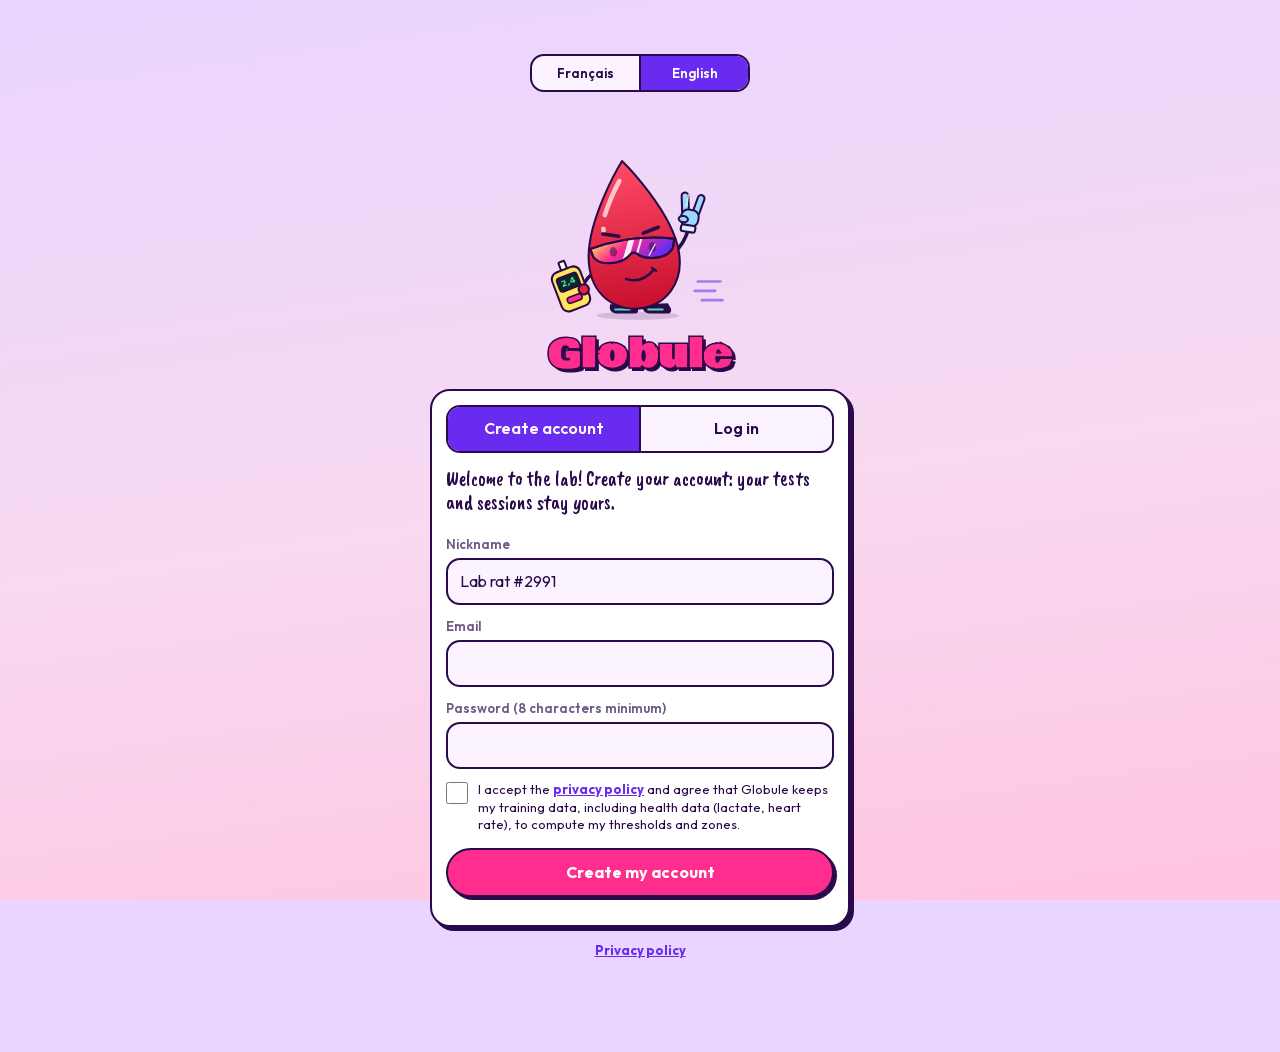
<file: index.html>
<!doctype html>
<html lang="fr">
<head>
<meta charset="utf-8">
<meta name="viewport" content="width=device-width, initial-scale=1, viewport-fit=cover">
<title>Globule, labo lactate</title>
<meta name="theme-color" content="#F3E3FF" media="(prefers-color-scheme: light)">
<meta name="theme-color" content="#1A0633" media="(prefers-color-scheme: dark)">
<meta name="apple-mobile-web-app-capable" content="yes">
<meta name="mobile-web-app-capable" content="yes">
<meta name="apple-mobile-web-app-status-bar-style" content="default">
<meta name="apple-mobile-web-app-title" content="Globule">
<link rel="icon" href="favicon.ico" sizes="48x48">
<link rel="icon" type="image/png" sizes="32x32" href="icons/favicon-32.png">
<link rel="icon" type="image/png" sizes="192x192" href="icons/icon-192.png">
<link rel="apple-touch-icon" sizes="180x180" href="apple-touch-icon.png">
<link rel="manifest" href="manifest.webmanifest">
<link rel="stylesheet" href="fonts/fonts.css">
<style>
:root{
  --rose:#FF2D8E; --violet:#6A2BF0; --menthe:#3FE8B9; --jaune:#FFE45C; --sang:#E8173F;
  --ink:#2A0A4A;
  --bg-a:#E9D5FF; --bg-b:#F8D9F0; --bg-c:#FFC4E1;
  --surface:#FFFFFF; --surface-2:#FBF3FF;
  --text:#2A0A4A; --muted:#6E5A8A; --line:#2A0A4A; --shadow:#2A0A4A;
  --z1:#3FE8B9; --z2:#7CC8FF; --z3:#B98CFF; --z4:#FF8FC4; --z5:#FF2D8E;
  --f-display:"Bowlby One", "Arial Black", Impact, system-ui, sans-serif;
  --f-body:"Outfit", -apple-system, "Segoe UI", Roboto, sans-serif;
  --f-hand:"Caveat Brush", "Comic Sans MS", "Marker Felt", cursive;
  color-scheme: light;
}
@media (prefers-color-scheme: dark){
  :root:not([data-theme="light"]){
    --bg-a:#1A0633; --bg-b:#260A45; --bg-c:#3A0B42;
    --surface:#2C1150; --surface-2:#351760;
    --text:#F8EEFF; --muted:#C9B6E6; --line:#0B0218; --shadow:#0B0218;
    color-scheme: dark;
  }
}
:root[data-theme="dark"]{
  --bg-a:#1A0633; --bg-b:#260A45; --bg-c:#3A0B42;
  --surface:#2C1150; --surface-2:#351760;
  --text:#F8EEFF; --muted:#C9B6E6; --line:#0B0218; --shadow:#0B0218;
  color-scheme: dark;
}
:root{ box-sizing:border-box; padding-top:env(safe-area-inset-top,0px); }
*,*::before,*::after{ box-sizing:inherit; }
/* Les <details> ne transmettent pas toujours l'héritage : on fixe la règle sur ce qui s'y trouve */
details *, input, select, textarea, button{ box-sizing:border-box; }
html{ scroll-padding-top:env(safe-area-inset-top,0px); -webkit-text-size-adjust:100%; }
html,body{ margin:0; }
body{
  min-height:100vh; font-family:var(--f-body); font-size:16px; line-height:1.45; color:var(--text);
  background:linear-gradient(172deg,var(--bg-a) 0%,var(--bg-b) 55%,var(--bg-c) 100%) fixed;
  background-color:var(--bg-a);
  padding-bottom:calc(92px + env(safe-area-inset-bottom,0px));
}
body::before{ content:""; position:fixed; inset:0 0 auto; height:env(safe-area-inset-top,0px); z-index:30; background:var(--bg-a); }
button,input,select,textarea{ font:inherit; color:inherit; }
:focus-visible{ outline:3px solid var(--violet); outline-offset:2px; }
.wrap{ max-width:560px; margin:0 auto; padding:0 16px; }

/* En-tête */
.top{ display:flex; align-items:center; justify-content:space-between; padding:14px 0 6px; }
.wordmark{ font-family:var(--f-display); font-size:30px; letter-spacing:.5px; color:var(--rose);
  text-shadow:3px 3px 0 var(--ink); -webkit-text-stroke:1.5px var(--ink); line-height:1; margin:0; }
.wordmark small{ display:block; font-family:var(--f-hand); font-size:18px; color:var(--violet); -webkit-text-stroke:0; text-shadow:none; margin-top:4px; letter-spacing:0; }
.demo-badge{ font-family:var(--f-hand); font-size:16px; background:var(--jaune); color:var(--ink); border:2px solid var(--ink); border-radius:12px; padding:2px 10px; transform:rotate(3deg); }

/* Globule + bulle */
.hero{ display:flex; align-items:flex-end; gap:6px; margin:6px 0 14px; }
.hero .globule{ flex:none; }
.hero .globule{ margin-left:-8px; }
.bubble{ position:relative; flex:1; background:var(--surface); border:2.5px solid var(--line); border-radius:22px 22px 22px 6px;
  padding:12px 14px; font-family:var(--f-hand); font-size:21px; line-height:1.2; box-shadow:3px 3px 0 var(--shadow); margin-bottom:62px; }
.bubble::before{ content:""; position:absolute; left:-12px; bottom:10px; width:16px; height:16px; background:var(--surface);
  border-left:2.5px solid var(--line); border-bottom:2.5px solid var(--line); transform:skewY(30deg) rotate(10deg); }
@media (prefers-color-scheme: dark){ :root:not([data-theme="light"]) .globule{ filter:drop-shadow(0 0 7px rgba(255,190,230,.35)); } }

/* Blocs */
h2.title{ font-family:var(--f-display); font-size:22px; margin:22px 0 10px; line-height:1.1; }
.panel{ background:var(--surface); border:2.5px solid var(--line); border-radius:20px; box-shadow:4px 4px 0 var(--shadow); padding:14px; }
.panel + .panel{ margin-top:14px; }
.muted{ color:var(--muted); }
.hand{ font-family:var(--f-hand); font-size:20px; line-height:1.2; }

/* Zones : le thermomètre */
.zones{ padding:16px 14px 14px; }
.zones h3{ font-family:var(--f-display); font-size:18px; margin:0 0 12px; }
.thermo{ position:relative; display:flex; height:46px; border:2.5px solid var(--line); border-radius:999px; overflow:hidden; }
.thermo div{ display:flex; align-items:center; justify-content:center; font-family:var(--f-display); font-size:17px; color:var(--ink); }
.thermo .zi{ flex:none; height:100%; } .thermo .zi + .zi{ border-left:2.5px solid var(--line); }
.thermo .zi span{ position:relative; z-index:2; }
.gz-band.solid{ background:#FFC21A; }
.gz-legend{ display:flex; align-items:center; justify-content:space-between; gap:10px; flex-wrap:wrap; margin:2px 0 10px; }
.gz-legend .what{ display:flex; align-items:center; gap:8px; font-weight:700; font-size:14px; }
.gz-legend .sw{ width:26px; height:16px; border:2px solid var(--line); border-radius:5px; flex:none; }
.gz-legend .sw.solid{ background:#FFC21A; }
.zrow .ref{ display:block; font-size:12px; color:var(--muted); font-weight:500; }
.zones-note{ font-size:12px; color:var(--muted); margin:10px 0 0; }
.marks{ position:relative; height:44px; margin-top:4px; }
.mark{ position:absolute; top:0; transform:translateX(-50%); text-align:center; white-space:nowrap; }
.mark b{ display:block; font-family:var(--f-display); font-size:16px; line-height:1.1; }
.mark span{ font-size:12px; color:var(--muted); }
.zone-rows{ margin-top:10px; display:grid; gap:8px; }
.zrow{ display:grid; grid-template-columns:34px 1fr auto; align-items:center; gap:10px; }
.zdot{ width:34px; height:34px; border-radius:50%; border:2.5px solid var(--line); display:grid; place-items:center; font-family:var(--f-display); font-size:14px; color:var(--ink); }
.zrow .what{ font-size:14px; color:var(--muted); line-height:1.25; }
.zrow .what strong{ color:var(--text); display:block; font-size:15px; }
.zrow .val{ text-align:right; font-weight:700; font-variant-numeric:tabular-nums; }
.zrow .val small{ display:block; font-weight:500; color:var(--muted); font-size:12px; }
.extras{ display:flex; gap:8px; flex-wrap:wrap; margin-top:12px; }
.chip{ border:2px solid var(--line); border-radius:999px; padding:4px 10px; font-size:13px; font-weight:600; background:var(--surface-2); }
.chip b{ font-variant-numeric:tabular-nums; }
.warn{ margin-top:10px; font-size:14px; background:var(--jaune); color:var(--ink); border:2px solid var(--ink); border-radius:12px; padding:8px 10px; }

/* Boutons */
.actions{ display:grid; grid-template-columns:repeat(3,1fr); gap:10px; margin:16px 0 4px; }
.btn{ appearance:none; border:2.5px solid var(--line); background:var(--surface); border-radius:999px; padding:11px 14px; font-weight:700;
  box-shadow:3px 3px 0 var(--shadow); cursor:pointer; touch-action:manipulation; transition:transform .08s, box-shadow .08s; }
.btn:active{ transform:translate(3px,3px); box-shadow:0 0 0 var(--shadow); }
.btn.big{ border-radius:18px; padding:12px 6px; display:flex; flex-direction:column; align-items:center; gap:2px; font-size:14px; line-height:1.15; }
.btn.big .ico{ font-family:var(--f-display); font-size:22px; line-height:1; }
.btn.rose{ background:var(--rose); color:#fff; } .btn.violet{ background:var(--violet); color:#fff; } .btn.menthe{ background:var(--menthe); color:var(--ink); } .btn.jaune{ background:var(--jaune); color:var(--ink);}
.btn.ghost{ box-shadow:none; background:transparent; }
.btn.danger{ background:transparent; color:var(--sang); border-color:var(--sang); box-shadow:none; }
.btn.block{ width:100%; }
.row-btns{ display:flex; gap:10px; margin-top:14px; }
.row-btns .btn{ flex:1; }

/* Listes */
.list{ background:var(--surface); border:2.5px solid var(--line); border-radius:18px; overflow:hidden; box-shadow:4px 4px 0 var(--shadow); }
.item{ display:grid; grid-template-columns:44px 1fr auto; gap:10px; align-items:center; width:100%; text-align:left; padding:11px 12px; background:none; border:0; border-bottom:2px dashed color-mix(in srgb, var(--line) 25%, transparent); cursor:pointer; }
.item:last-child{ border-bottom:0; }
.item .badge{ width:44px; height:44px; border-radius:14px; border:2.5px solid var(--line); display:grid; place-items:center; font-family:var(--f-display); font-size:13px; color:var(--ink); line-height:1; text-align:center; }
.item .main{ min-width:0; }
.item .main strong{ display:block; font-size:15px; }
.item .main span{ display:block; font-size:13px; color:var(--muted); white-space:nowrap; overflow:hidden; text-overflow:ellipsis; }
.item .num{ text-align:right; font-weight:700; font-variant-numeric:tabular-nums; }
.item .num small{ display:block; font-weight:500; font-size:12px; color:var(--muted); }
.month{ font-family:var(--f-hand); font-size:22px; margin:18px 4px 6px; color:var(--violet); }
.empty{ text-align:center; padding:22px 14px; }
.empty .hand{ margin-bottom:12px; }

/* Graphiques */
.chart{ width:100%; height:auto; display:block; overflow:visible; }
.chart text{ font-family:var(--f-body); font-size:10.5px; fill:var(--muted); }
.chart .axis{ stroke:var(--muted); stroke-opacity:.35; stroke-width:1; }
.chart .hit{ cursor:pointer; }
.chart .hit:focus-visible{ outline:none; stroke:var(--violet); stroke-width:3; }
.chart .grid{ stroke:var(--muted); stroke-opacity:.15; stroke-width:1; }
.legend{ display:flex; flex-wrap:wrap; gap:6px 14px; font-size:13px; margin-top:8px; }
.legend i{ display:inline-block; width:14px; height:4px; border-radius:2px; vertical-align:middle; margin-right:6px; }
.tap-hint{ font-size:13px; color:var(--muted); margin-top:6px; }

/* Onglets */
.tabbar{ position:fixed; left:0; right:0; bottom:0; z-index:40; padding:8px 12px calc(10px + env(safe-area-inset-bottom,0px));
  background:color-mix(in srgb, var(--bg-c) 82%, transparent); backdrop-filter:blur(12px); -webkit-backdrop-filter:blur(12px); border-top:2.5px solid var(--line); }
.tabbar .inner{ max-width:560px; margin:0 auto; display:grid; grid-template-columns:repeat(3,1fr); gap:6px; }
.tab{ appearance:none; border:2.5px solid transparent; background:none; border-radius:16px; padding:6px 2px 5px; display:flex; flex-direction:column; align-items:center; gap:2px; font-size:12px; font-weight:600; cursor:pointer; color:var(--text); }
.tab svg{ width:24px; height:24px; }
.tab[aria-current="page"]{ background:var(--rose); color:#fff; border-color:var(--line); box-shadow:2px 2px 0 var(--shadow); }

/* Feuille modale */
.backdrop{ position:fixed; inset:0; z-index:50; background:rgba(26,6,51,.45); display:flex; align-items:flex-end; justify-content:center; animation:fade .15s ease-out; }
.sheet{ width:100%; max-width:560px; max-height:calc(100% - 24px - env(safe-area-inset-top,0px)); overflow-y:auto; -webkit-overflow-scrolling:touch;
  background:var(--surface); border:2.5px solid var(--line); border-bottom:0; border-radius:26px 26px 0 0; padding:10px 16px calc(22px + env(safe-area-inset-bottom,0px)); animation:up .22s cubic-bezier(.2,.9,.3,1.1); }
.sheet .grab{ width:44px; height:5px; border-radius:3px; background:var(--muted); opacity:.4; margin:2px auto 8px; }
.sheet h3{ font-family:var(--f-display); font-size:22px; margin:4px 0 12px; display:flex; align-items:center; justify-content:space-between; gap:10px; }
.sheet h3 .x{ font-family:var(--f-body); font-size:15px; font-weight:600; }
@keyframes up{ from{ transform:translateY(40px); opacity:.4; } to{ transform:none; opacity:1; } }
@keyframes fade{ from{ opacity:0; } to{ opacity:1; } }
@media (prefers-reduced-motion: reduce){ .sheet,.backdrop{ animation:none; } }

/* Formulaires */
.field{ display:block; margin-bottom:12px; }
.field > span{ display:block; font-size:13px; font-weight:600; color:var(--muted); margin-bottom:4px; }
.inp{ box-sizing:border-box; width:100%; border:2.5px solid var(--line); border-radius:14px; padding:10px 12px; background:var(--surface-2); font-size:16px; min-height:46px; }
textarea.inp{ min-height:70px; resize:vertical; }
.grid2{ display:grid; grid-template-columns:minmax(0,1fr) minmax(0,1fr); gap:10px; }
.grid2 > *, .grid3 > *{ min-width:0; }
input.inp[type="date"]{ -webkit-appearance:none; appearance:none; display:block; min-width:0; max-width:100%; text-align:left; }
input.inp[type="date"]::-webkit-date-and-time-value{ text-align:left; }
.grid3{ display:grid; grid-template-columns:repeat(3,minmax(0,1fr)); gap:10px; }
.seg{ display:flex; border:2.5px solid var(--line); border-radius:14px; overflow:hidden; }
.seg button{ flex:1; border:0; background:var(--surface-2); padding:10px 6px; font-weight:600; cursor:pointer; min-height:44px; }
.seg button + button{ border-left:2.5px solid var(--line); }
.seg button[aria-pressed="true"]{ background:var(--violet); color:#fff; }
.rpe{ display:grid; grid-template-columns:repeat(10,1fr); gap:4px; }
.rpe button{ border:2px solid var(--line); border-radius:10px; background:var(--surface-2); padding:8px 0; font-weight:700; cursor:pointer; min-height:40px; }
.rpe button[aria-pressed="true"]{ background:var(--rose); color:#fff; }
.proto-line{ font-size:14px; background:var(--surface-2); border:2px dashed var(--line); border-radius:12px; padding:8px 10px; margin:0 0 10px; }
.steps-head,.step-row{ display:grid; grid-template-columns:22px 1fr 1fr 1fr 1fr 30px; gap:6px; align-items:center; }
.steps-head{ font-size:12px; font-weight:600; color:var(--muted); margin-bottom:4px; }
.step-row{ margin-bottom:6px; }
.step-row .n{ font-family:var(--f-display); font-size:13px; text-align:center; }
.step-row .inp{ padding:8px 6px; text-align:center; min-height:42px; border-radius:11px; }
.step-row .del{ border:0; background:none; font-size:20px; color:var(--muted); cursor:pointer; padding:0; }
.result{ background:var(--surface-2); border:2.5px dashed var(--line); border-radius:16px; padding:12px; margin:12px 0; }
.result .big{ font-family:var(--f-display); font-size:26px; line-height:1.1; }
.kv{ display:grid; grid-template-columns:repeat(3,1fr); gap:8px; }
.kv div{ background:var(--surface-2); border:2px solid var(--line); border-radius:14px; padding:8px; text-align:center; }
.kv b{ display:block; font-family:var(--f-display); font-size:19px; }
.kv span{ font-size:12px; color:var(--muted); }
.err{ color:var(--sang); font-weight:600; font-size:14px; margin-top:8px; }


/* Golden Zone */
.gz-band{ position:absolute; top:0; bottom:0; border-left:2px solid var(--line); border-right:2px solid var(--line); }
.gz-band.low{ background:repeating-linear-gradient(135deg,#FFE07A 0 6px,#FFF3C2 6px 12px); }
.gz-band.high{ background:repeating-linear-gradient(135deg,#FFB000 0 6px,#FFD45A 6px 12px); }
.golden{ position:relative; overflow:hidden; margin-top:14px; color:#2A0A4A; background:linear-gradient(140deg,#FFE680 0%,#FFC21A 55%,#FFAE00 100%); }
.golden::after{ content:""; position:absolute; top:0; bottom:0; width:40%; left:-60%; background:linear-gradient(100deg,transparent,rgba(255,255,255,.65),transparent); transform:skewX(-18deg); animation:sheen 1.6s .5s ease-out 1 both; pointer-events:none; }
@keyframes sheen{ to{ left:130%; } }
@media (prefers-reduced-motion: reduce){ .golden::after{ display:none; } }
.gz-head{ display:flex; align-items:center; gap:8px; }
.gz-head h3{ font-family:var(--f-display); font-size:18px; margin:0; }
.gz-star{ font-size:24px; line-height:1; color:#fff; -webkit-text-stroke:1.5px #2A0A4A; }
.gz-rows{ display:grid; gap:10px; margin-bottom:12px; }
.gz-row{ display:grid; grid-template-columns:64px 1fr; gap:10px; align-items:center; background:rgba(255,255,255,.55); border:2px solid #2A0A4A; border-radius:16px; padding:8px 10px; }
.gz-tag{ font-family:var(--f-display); font-size:13px; text-align:center; border:2px solid #2A0A4A; border-radius:999px; padding:3px 0; }
.gz-tag.low{ background:#FFE07A; } .gz-tag.high{ background:#FF9F00; color:#fff; -webkit-text-stroke:.6px #2A0A4A; }
.gz-w{ display:block; font-family:var(--f-display); font-size:22px; line-height:1.1; }
.gz-row small{ display:block; font-size:13px; color:#5A3D00; font-weight:600; }
.gz-watts{ font-family:var(--f-display); font-size:36px; line-height:1.05; margin-top:8px; color:#fff; -webkit-text-stroke:1.5px #2A0A4A; text-shadow:3px 3px 0 #2A0A4A; }
.gz-sub{ margin:4px 0 12px; font-weight:700; font-size:14px; }
.golden .kv div{ background:rgba(255,255,255,.6); border-color:#2A0A4A; }
.golden .kv span{ color:#5A3D00; }
.gz-note{ font-size:13px; margin:10px 0 12px; color:#5A3D00; }
.golden .btn{ background:#fff; color:#2A0A4A; border-color:#2A0A4A; box-shadow:3px 3px 0 #2A0A4A; }
.gz-result{ background:#FFF1B8; color:#2A0A4A; border-color:#C98A00; margin-top:0; }
.golden-proto{ background:linear-gradient(140deg,#FFF3C2,#FFE07A); color:#2A0A4A; }
.golden-proto summary .s, .golden-proto .say{ color:#7A4E00; }
.item .badge.gz{ line-height:1.05; }

/* Protocoles */
.proto{ margin-top:14px; }
.proto summary{ list-style:none; cursor:pointer; display:flex; align-items:center; gap:12px; }
.proto summary::-webkit-details-marker{ display:none; }
.proto summary .t, .proto summary .s{ display:block; }
.proto summary .t{ font-family:var(--f-display); font-size:18px; line-height:1.15; }
.proto summary .s{ font-size:13px; color:var(--muted); }
.proto summary .plus{ margin-left:auto; font-family:var(--f-display); font-size:22px; transition:transform .15s; }
.proto[open] summary .plus{ transform:rotate(45deg); }
.proto .say{ font-family:var(--f-hand); font-size:20px; line-height:1.2; margin:12px 0 8px; color:var(--violet); }
.proto ol{ padding-left:20px; margin:8px 0; } .proto li{ margin-bottom:6px; }
.formula{ background:var(--surface-2); border:2px solid var(--line); border-radius:12px; padding:8px 10px; font-weight:600; margin:8px 0; overflow-x:auto; }

/* Connexion */
.login{ max-width:420px; margin:6vh auto 0; text-align:center; }
.login .globule{ margin:0 auto; display:block; }
.login .panel{ text-align:left; margin-top:14px; }
.toast{ position:fixed; left:50%; bottom:calc(96px + env(safe-area-inset-bottom,0px)); transform:translateX(-50%); z-index:60; background:var(--ink); color:#fff; border-radius:999px; padding:10px 18px; font-weight:600; box-shadow:3px 3px 0 var(--rose); }
.tpl-row{ display:flex; align-items:center; border-bottom:2px dashed color-mix(in srgb, var(--line) 25%, transparent); }
.tpl-row:last-child{ border-bottom:0; }
.tpl-row .item{ flex:1; border-bottom:0; }
.tpl-row .del{ border:0; background:none; font-size:22px; color:var(--muted); cursor:pointer; padding:0 14px; min-height:44px; }
.sr{ position:absolute; width:1px; height:1px; overflow:hidden; clip:rect(0 0 0 0); }

.sport-switch{ margin:0 0 12px; }
.sport-pick{ display:grid; grid-template-columns:1fr 1fr; gap:10px; margin-bottom:12px; }
.sport-pick .btn{ border-radius:18px; padding:14px 8px; display:flex; flex-direction:column; align-items:center; gap:2px; font-size:16px; }
.sport-pick .btn small{ font-size:12px; font-weight:500; opacity:.85; }
.login-lang{ max-width:220px; margin:0 auto 8px; }
.login-lang .seg button{ min-height:34px; padding:6px; font-size:13px; }
.tuto-step{ position:relative; }
.tuto-n{ display:block; font-family:var(--f-body); font-size:12px; font-weight:700; color:var(--muted); margin-bottom:2px; }
.tuto-ico{ position:absolute; right:6px; bottom:-10px; width:44px; height:44px; border-radius:14px; border:2.5px solid var(--line); background:var(--jaune); color:var(--ink);
  display:grid; place-items:center; font-weight:800; font-size:20px; box-shadow:2px 2px 0 var(--shadow); animation:pop 360ms var(--ease-out) 120ms both; }
.tuto-dots{ display:flex; justify-content:center; gap:6px; margin:18px 0 4px; }
.tuto-dots i{ width:8px; height:8px; border-radius:50%; background:var(--line); opacity:.25; transition:opacity 240ms var(--ease-out), scale 240ms var(--ease-out); }
.tuto-dots i.on{ opacity:1; scale:1.3; background:var(--rose); }
.tpl-steps{ display:flex; flex-wrap:wrap; gap:6px; }
.ramp-row{ display:grid; grid-template-columns:1fr auto auto; gap:8px; align-items:center; padding:10px 12px; border-bottom:2px dashed color-mix(in srgb, var(--line) 25%, transparent); }
.ramp-row:last-child{ border-bottom:0; }
.ramp-row .main strong{ display:block; font-size:15px; } .ramp-row .main span{ display:block; font-size:13px; color:var(--muted); }
.ramp-row .btn{ padding:7px 10px; font-size:13px; box-shadow:2px 2px 0 var(--shadow); }
.ramp-box{ border:2.5px dashed var(--line); border-radius:16px; padding:10px 12px; margin:0 0 12px; background:var(--surface-2); }
.ramp-box summary{ cursor:pointer; font-weight:700; }
.ramp-box[open] summary{ margin-bottom:10px; }
.ramp-box .grid3{ grid-template-columns:repeat(3, minmax(0,1fr)); align-items:end; }
.ramp-box .field > span{ font-size:12px; line-height:1.2; }
.ramp-result{ background:#FFE3D2; border-color:#FC6719; }
.page-head{ display:flex; align-items:center; justify-content:space-between; margin:4px 0 2px; }
.page-head .title{ margin:0; }
.icon-btn{ width:46px; height:46px; border-radius:14px; border:2.5px solid var(--line); background:var(--surface); color:var(--text); display:grid; place-items:center; box-shadow:3px 3px 0 var(--shadow); cursor:pointer; transition:transform 140ms var(--ease-out), box-shadow 140ms var(--ease-out); }
.icon-btn:active{ transform:translate(3px,3px) scale(.97); box-shadow:0 0 0 var(--shadow); }
.section-label{ font-family:var(--f-display); font-size:15px; letter-spacing:.02em; text-transform:uppercase; color:var(--muted); margin:22px 2px 0; }
.section-label + .proto, .section-label + .panel{ margin-top:8px; }
.export-panel .list{ box-shadow:none; }
.ramp-pick{ display:grid; grid-template-columns:1fr auto auto; gap:8px; align-items:end; margin-top:10px; }
.ramp-pick .field{ margin:0; }
.ramp-pick .btn{ padding:10px 12px; }
.thermo-btn{ appearance:none; display:block; width:100%; background:none; border:0; padding:0; text-align:left; cursor:pointer; color:inherit; font:inherit; }
.thermo-btn:active .thermo{ transform:scale(.99); }
.zvals{ display:flex; margin-top:6px; font-size:12px; font-weight:700; font-variant-numeric:tabular-nums; }
.zvals span{ text-align:center; white-space:nowrap; overflow:hidden; text-overflow:ellipsis; padding:0 1px; }
.zvals.hr{ margin-top:6px; font-weight:500; color:var(--muted); font-size:11px; }
.zvals.hr + .zvals{ margin-top:2px; }
.switch-row{ display:flex; align-items:center; justify-content:space-between; gap:12px; width:100%; padding:10px 14px; border:2.5px solid var(--line); border-radius:16px; background:var(--surface-2); font:inherit; font-weight:700; color:var(--text); cursor:pointer; min-height:52px; margin:0 0 8px; text-align:left; }
.switch-row:active{ transform:scale(.97); }
.switch-row .sw{ position:relative; flex:none; width:52px; height:30px; border-radius:999px; border:2.5px solid var(--line); background:var(--surface); transition:background .2s ease-out; }
.switch-row .sw::after{ content:''; position:absolute; top:2px; left:2px; width:21px; height:21px; border-radius:50%; background:var(--line); transition:transform .2s ease-out, background .2s ease-out; }
.switch-row[aria-checked="true"] .sw{ background:var(--violet); }
.switch-row[aria-checked="true"] .sw::after{ transform:translateX(22px); background:#fff; }
.switch-row .sw-lang{ width:80px; display:flex; align-items:center; background:var(--surface) !important; }
.switch-row .sw-lang b{ position:relative; z-index:1; flex:1; text-align:center; font-size:12px; font-style:normal; transition:color .2s ease-out; }
.switch-row .sw-lang::after{ width:36px; height:21px; border-radius:999px; background:var(--violet) !important; }
.switch-row[aria-checked="true"] .sw-lang::after{ transform:translateX(38px); }
.switch-row[aria-checked="false"] .sw-lang b:first-child, .switch-row[aria-checked="true"] .sw-lang b:last-child{ color:#fff; }
.sport-btn{ display:flex; justify-content:space-between; align-items:center; }
.scrub{ position:relative; }
.scrub svg{ touch-action:pan-y; -webkit-user-select:none; user-select:none; }
.bubble-tip{ position:absolute; z-index:6; pointer-events:none; background:var(--line); color:#fff; font-size:13px; font-weight:700; line-height:1.3; padding:7px 11px; border-radius:12px; white-space:nowrap; box-shadow:3px 3px 0 rgba(42,10,74,.25); }
.chart .hit.on{ fill:rgba(255,255,255,.35); stroke:#2A0A4A; stroke-width:3; }
.coach-news{ display:flex; align-items:center; gap:10px; width:100%; margin:8px 0 0; padding:10px 12px; border:2.5px solid var(--line); border-radius:14px; background:#FFE45C; color:#2A0A4A; font:inherit; font-weight:700; text-align:left; cursor:pointer; }
.coach-news small{ display:block; font-weight:500; font-size:12px; }
.zunit{ display:flex; justify-content:space-between; gap:8px; font-size:12px; color:var(--muted); margin-top:4px; }
.zmore{ font-weight:700; color:var(--violet); }
.zone-detail{ margin-top:6px; }
.step-row.set-start{ margin-top:14px; padding-top:10px; border-top:2px dashed color-mix(in srgb, var(--line) 30%, transparent); }
.lbl-info{ display:flex; align-items:center; gap:6px; }
.info{ width:20px; height:20px; border-radius:50%; border:2px solid var(--line); background:var(--surface); color:var(--text); font:700 12px/1 var(--f-body); font-style:italic; display:inline-grid; place-items:center; cursor:pointer; padding:0; }
.info[aria-expanded="true"]{ background:var(--violet); color:#fff; }
.info-text{ font-size:13px; background:var(--surface-2); border:2px dashed var(--line); border-radius:12px; padding:8px 10px; margin:6px 0 8px; }
.mini-seg button{ min-height:34px; padding:6px; font-size:13px; }
.run-calc{ display:grid; grid-template-columns:1fr auto; gap:8px; align-items:end; }
.run-calc .field{ margin-bottom:12px; } .run-calc .btn{ margin-bottom:12px; padding:11px 12px; }
.coach-bar{ margin:0 0 10px; }
.coach-bar .field{ margin:0; }
.viewing{ margin:8px 0 0; padding:8px 12px; border:2.5px solid var(--line); border-radius:14px; background:var(--jaune); color:var(--ink); font-size:14px; }
.link-row{ display:flex; align-items:center; gap:8px; padding:8px 10px; margin-bottom:8px; border:2px dashed var(--line); border-radius:14px; background:var(--surface-2); }
.link-row span{ flex:1; min-width:0; } .link-row small{ display:block; font-size:12px; color:var(--muted); }
.link-row .btn{ padding:7px 10px; font-size:13px; box-shadow:none; }
.link-row .code{ font-family:var(--f-display); font-size:20px; letter-spacing:.12em; }
body.readonly [data-act="new-session"], body.readonly [data-act="new-steps"], body.readonly [data-act="save-steps"], body.readonly [data-act="save-iv"],
body.readonly [data-act="save-session"], body.readonly [data-act="del-session"], body.readonly [data-act="del-test"], body.readonly [data-act="edit-steps"],
body.readonly [data-act="add-row"], body.readonly [data-act="add-iv"], body.readonly [data-act="del-row"], body.readonly [data-act="settings"], body.readonly [data-act="new-gz"]{ display:none !important; }
.consent{ display:flex; gap:10px; align-items:flex-start; font-size:13px; line-height:1.35; margin:4px 0 14px; cursor:pointer; }
.consent input{ width:22px; height:22px; flex:none; margin:1px 0 0; accent-color:var(--violet); }
.consent a, .legal-link a{ color:var(--violet); font-weight:700; }
.legal-link{ text-align:center; font-size:13px; margin:14px 0 0; }
.sheet[data-consent] h3 .x{ display:none; }
/* Mise en scène du test paliers */
.intro{ position:fixed; inset:0; z-index:70; overflow-y:auto; overflow-x:hidden; background:radial-gradient(120% 80% at 50% 0%, #6A2BF0 0%, #3A1180 45%, #1A0633 100%); color:#fff;
  padding:calc(18px + env(safe-area-inset-top,0px)) 16px calc(24px + env(safe-area-inset-bottom,0px)); }
.intro-glow{ position:absolute; left:50%; top:38%; width:420px; height:420px; margin:-210px 0 0 -210px; border-radius:50%; background:radial-gradient(circle, rgba(255,45,142,.45), rgba(255,45,142,0) 65%); animation:glow 3.2s ease-in-out infinite; pointer-events:none; }
@keyframes glow{ 0%,100%{ transform:scale(.9); opacity:.7; } 50%{ transform:scale(1.08); opacity:1; } }
.intro-inner{ position:relative; max-width:440px; margin:0 auto; text-align:center; display:flex; flex-direction:column; align-items:center; gap:10px; min-height:100%; justify-content:center; }
.intro-close{ position:absolute; top:calc(12px + env(safe-area-inset-top,0px)); right:14px; z-index:2; width:40px; height:40px; border-radius:50%; border:2px solid rgba(255,255,255,.5); background:rgba(255,255,255,.08); color:#fff; font-size:22px; cursor:pointer; }
.intro-kicker{ margin:0; font-size:12px; font-weight:800; letter-spacing:.12em; text-transform:uppercase; color:#FFC2E0; }
.intro-title{ margin:0; font-family:var(--f-display); font-size:44px; line-height:1; color:#fff; -webkit-text-stroke:1.5px #1A0633; text-shadow:4px 4px 0 #FF2D8E; }
.intro-mascot{ margin:4px 0 -6px; filter:drop-shadow(0 18px 24px rgba(0,0,0,.35)); }
.intro-say{ margin:0; font-family:var(--f-hand); font-size:22px; line-height:1.2; color:#FFE45C; }
.intro-chips{ display:grid; grid-template-columns:repeat(2, minmax(0,1fr)); gap:8px; width:100%; margin-top:6px; }
.intro-chip{ background:rgba(255,255,255,.1); border:2px solid rgba(255,255,255,.35); border-radius:16px; padding:10px 8px; }
.intro-chip b{ display:block; font-family:var(--f-display); font-size:20px; line-height:1.1; }
.intro-chip span{ font-size:12px; color:#E7D8FF; }
.intro-kit{ list-style:none; padding:0; margin:6px 0 0; width:100%; display:grid; gap:6px; text-align:left; }
.intro-kit li{ display:flex; align-items:center; gap:10px; font-size:14px; background:rgba(0,0,0,.18); border-radius:12px; padding:8px 10px; }
.intro-kit .tick{ display:grid; place-items:center; width:22px; height:22px; flex:none; border-radius:50%; background:var(--menthe); color:var(--ink); font-size:12px; font-weight:800; }
.intro-hint{ margin:4px 0 0; font-size:13px; color:#E7D8FF; }
.intro-go{ width:100%; font-size:18px; padding:15px 14px; margin-top:6px; box-shadow:4px 4px 0 #1A0633; border-color:#1A0633; }
/* Mode focus : la saisie prend tout l'écran, la barre d'onglets s'efface */
.tabbar{ transition:transform 260ms var(--ease-out); }
body.focus .tabbar{ transform:translateY(110%); }
.sheet.focus-sheet{ max-height:100%; height:100%; border-radius:0; border-left:0; border-right:0; padding-top:calc(10px + env(safe-area-inset-top,0px)); }
.tprog{ position:sticky; top:-10px; z-index:3; margin:-4px -16px 12px; padding:10px 16px; background:var(--surface); border-bottom:2px dashed color-mix(in srgb, var(--line) 25%, transparent); display:flex; align-items:center; justify-content:space-between; gap:10px; font-size:13px; font-weight:700; }
.tprog-dots{ display:flex; gap:5px; flex-wrap:wrap; }
.tprog-dots i{ width:12px; height:12px; border-radius:50%; border:2px solid var(--line); background:var(--surface-2); transition:background-color 240ms var(--ease-out), transform 240ms var(--ease-out); }
.tprog-dots i.on{ background:var(--rose); }
.tprog-dots i.cur{ transform:scale(1.3); background:var(--jaune); }
/* ---------- Mouvement ---------- */
:root{
  --ease-out:cubic-bezier(.23,1,.32,1);   /* entrées et déplacements */
  --t-menu:200ms;                          /* menus déroulants : 150 à 250 ms */
  --t-in:260ms;                            /* entrées */
  --t-out:210ms;                           /* sorties : environ 20 % plus courtes */
}
/* Appui : on réduit à 0,97 */
.btn{ transition:transform 140ms var(--ease-out), box-shadow 140ms var(--ease-out), background-color 220ms var(--ease-out), color 220ms var(--ease-out); }
.btn:active{ transform:translate(3px,3px) scale(.97); }
.item, .tab, .seg button, .rpe button, .del, .proto summary{ transition:transform 140ms var(--ease-out), background-color 240ms var(--ease-out), color 240ms var(--ease-out); }
.item:active, .tab:active, .seg button:active, .rpe button:active, .del:active{ transform:scale(.97); }
/* Changements de couleur avec du poids */
.rpe button[aria-pressed="true"]{ animation:pop 300ms var(--ease-out); }
@keyframes pop{ 0%{ scale:.88; } 60%{ scale:1.04; } 100%{ scale:1; } }

/* Pastille partagée (onglets, segments) : même layout ID, rebond élastique */
.pill{ position:absolute; left:0; top:0; z-index:0; box-sizing:border-box; pointer-events:none; transform-origin:50% 50%; }
.tabbar .inner{ position:relative; }
.tabbar .tab{ position:relative; z-index:1; }
.tabbar .pill{ border-radius:16px; background:var(--rose); border:2.5px solid var(--line); box-shadow:2px 2px 0 var(--shadow); }
.tabbar .inner.has-pill .tab[aria-current="page"]{ background:none; border-color:transparent; box-shadow:none; }
.seg.has-pill{ position:relative; background:var(--surface-2); }
.seg.has-pill button{ position:relative; z-index:1; background:transparent; }
.seg.has-pill button[aria-pressed="true"]{ background:transparent; }
.seg .pill{ background:var(--violet); }

/* Feuilles : entrée depuis l'élément touché, à l'échelle 0,95, sortie vers lui */
.backdrop{ animation:fade var(--t-in) var(--ease-out); }
.backdrop.leaving{ animation:fade-out var(--t-out) var(--ease-out) forwards; pointer-events:none; }
.sheet{ animation:sheet-in var(--t-in) var(--ease-out) both; }
.sheet.leaving{ position:absolute; left:0; right:0; bottom:0; margin:0 auto; pointer-events:none; animation:sheet-out var(--t-out) var(--ease-out) forwards; }
@keyframes sheet-in{ from{ opacity:0; transform:scale(.95); } to{ opacity:1; transform:none; } }
@keyframes sheet-out{ from{ opacity:1; transform:none; } to{ opacity:0; transform:scale(.95); } }
@keyframes fade-out{ to{ opacity:0; } }

/* Changement d'onglet : le nouvel écran entre pendant que l'ancien s'en va */
.view-ghost{ position:fixed; margin:0; z-index:1; pointer-events:none; animation:view-out var(--t-out) var(--ease-out) forwards; }
@keyframes view-out{ to{ opacity:0; transform:translateY(-6px); filter:blur(2px); } }

/* Menus déroulants : icône + / − en fondu enchaîné avec échelle et flou */
.proto summary .plus{ position:relative; width:22px; height:22px; flex:none; font-size:0; transform:none !important; transition:none; }
.proto summary .plus::before, .proto summary .plus::after{ position:absolute; inset:0; display:grid; place-items:center; font-family:var(--f-display); font-size:22px; line-height:1;
  transition:opacity var(--t-menu) var(--ease-out), scale var(--t-menu) var(--ease-out), filter var(--t-menu) var(--ease-out); }
.proto summary .plus::before{ content:"+"; }
.proto summary .plus::after{ content:"\2212"; opacity:0; scale:.5; filter:blur(4px); }
.proto[open]:not(.closing) summary .plus::before{ opacity:0; scale:.5; filter:blur(4px); }
.proto[open]:not(.closing) summary .plus::after{ opacity:1; scale:1; filter:blur(0); }

/* Toast : arrive en courbe, petite pulsation quand c'est réussi */
.toast{ display:flex; align-items:center; gap:8px; white-space:normal; width:max-content; max-width:calc(100vw - 32px); border-radius:20px; line-height:1.3; animation:toast-in var(--t-in) var(--ease-out) both; }
.toast .tick{ flex:none; }
.toast.ok{ animation:toast-in var(--t-in) var(--ease-out) both, pulse 380ms var(--ease-out) var(--t-in); }
.toast.leaving{ animation:toast-out var(--t-out) var(--ease-out) forwards; }
.toast .tick{ display:grid; place-items:center; width:22px; height:22px; border-radius:50%; background:var(--menthe); color:var(--ink); font-size:13px; animation:icon-in 320ms var(--ease-out) 120ms both; }
@keyframes toast-in{ 0%{ opacity:0; translate:-18px 28px; } 60%{ opacity:1; translate:-4px -3px; } 100%{ translate:0 0; } }
@keyframes toast-out{ to{ opacity:0; translate:0 14px; scale:.95; } }
@keyframes pulse{ 0%{ scale:1; } 45%{ scale:1.07; } 100%{ scale:1; } }
@keyframes icon-in{ from{ opacity:0; scale:.4; filter:blur(4px); } to{ opacity:1; scale:1; filter:blur(0); } }

@media (prefers-reduced-motion: reduce){
  *, *::before, *::after{ animation-duration:.01ms !important; animation-delay:0ms !important; transition-duration:.01ms !important; }
}
</style>
</head>
<body>
<div id="app" class="wrap" aria-live="polite"></div>
<nav class="tabbar" id="tabbar" hidden aria-label="Navigation">
  <div class="inner" data-layout-id="tabs">
    <button class="tab" data-tab="home"><svg viewBox="0 0 24 24" fill="none" stroke="currentColor" stroke-width="2.2" stroke-linejoin="round"><path d="M12 2.5C14 6 19 10 19 14.5a7 7 0 0 1-14 0C5 10 10 6 12 2.5Z"/></svg>Zones</button>
    <button class="tab" data-tab="journal"><svg viewBox="0 0 24 24" fill="none" stroke="currentColor" stroke-width="2.2" stroke-linecap="round" stroke-linejoin="round"><rect x="5" y="3" width="14" height="18" rx="3"/><path d="M9 8h6M9 12h6M9 16h3"/></svg>Journal</button>
    <button class="tab" data-tab="globule"><svg viewBox="0 0 24 24" fill="none" stroke="currentColor" stroke-width="2.2" stroke-linecap="round" stroke-linejoin="round"><path d="M2.5 10.5Q12 7 21.5 10.5L20.5 14Q17 17 13 14.5Q12 14 11 14.5Q7 17 3.5 14Z"/></svg>Globule</button>
  </div>
</nav>
<script src="vendor/supabase-2.57.4.min.js"></script>
<script>window.GLOBULE_CONFIG = { supabaseUrl: "https://keiynzgyjizxdpfsvaxz.supabase.co", supabaseAnonKey: "sb_publishable_m8JGtZqfNLHDppaWvdv-rw_YSDqn3nN" };</script>
<script>
// Globule animée (source : mascotte/globule-anime.svg). Généré, ne pas éditer à la main.
window.GLOBULE_SVG = "<svg xmlns=\"http://www.w3.org/2000/svg\" viewBox=\"-24 -96 388 436\" width=\"388\" height=\"436\" class=\"globule is-idle\" role=\"img\" aria-labelledby=\"glb-title\" xmlns:c2pa=\"http://c2pa.org/manifest\">\n<title id=\"glb-title\">Globule, la mascotte lactate</title>\n<style>\n.globule { overflow: visible; }\n.globule .glb-char, .globule .glb-squash, .globule .glb-arm-r, .globule .glb-arm-l,\n.globule .glb-eye, .globule .glb-shadow, .globule .glb-halo, .globule .glb-spark,\n.globule .glb-confetti, .globule .glb-drop, .globule .glb-sweep { transform-box: fill-box; }\n/* Pivots : chaque groupe animé contient un cadre invisible qui fixe sa fill-box */\n.globule .glb-char { transform-origin: 310px 538px; }   /* sol, sous les chaussures (170, 318) */\n.globule .glb-squash { transform-origin: 230px 408px; } /* base du corps (170, 308) */\n.globule .glb-arm-r, .globule .glb-arm-l { transform-origin: 50% 50%; } /* épaules */\n.globule .glb-eye, .globule .glb-shadow, .globule .glb-halo, .globule .glb-spark,\n.globule .glb-confetti, .globule .glb-drop { transform-origin: 50% 50%; }\n\n.globule .glb-shadow { opacity: .15; }\n.globule .glb-halo, .globule .glb-spark, .globule .glb-confetti, .globule .glb-drop { opacity: 0; }\n\n/* Clignement : actif dans tous les états */\n.globule .glb-eye { animation: glb-blink 4.5s ease-in-out infinite; }\n\n/* is-idle */\n.globule.is-idle .glb-squash { animation: glb-breath 3s ease-in-out infinite; }\n.globule.is-idle .glb-char { animation: glb-sway 6s ease-in-out infinite; }\n\n/* Reflet des lunettes et écran : repos, coucou et après les états \"une fois\" */\n.globule.is-idle .glb-sweep, .globule.is-hello .glb-sweep,\n.globule.is-golden .glb-sweep, .globule.is-record .glb-sweep { animation: glb-glint 5s ease-in-out 1s infinite; }\n.globule.is-idle .glb-meter-value, .globule.is-hello .glb-meter-value,\n.globule.is-golden .glb-meter-value, .globule.is-record .glb-meter-value { animation: glb-screen 2.4s ease-in-out infinite; }\n\n/* is-hello (boucle 2 s) */\n.globule.is-hello .glb-char { animation: glb-hello-hop 2s ease-in-out infinite; }\n.globule.is-hello .glb-squash { animation: glb-hello-squash 2s ease-in-out infinite; }\n.globule.is-hello .glb-arm-l { animation: glb-hello-arm-l 2s ease-in-out infinite; }\n.globule.is-hello .glb-arm-r { animation: glb-hello-arm-r 2s ease-in-out infinite; }\n.globule.is-hello .glb-shadow { animation: glb-shadow-hop 2s ease-in-out infinite; }\n\n/* is-golden (une fois 2 s, puis repos) */\n.globule.is-golden .glb-char { animation: glb-golden-hop 2s ease-out, glb-sway 6s ease-in-out 2s infinite; }\n.globule.is-golden .glb-squash { animation: glb-golden-squash 2s ease-out, glb-breath 3s ease-in-out 2s infinite; }\n.globule.is-golden .glb-arm-l { animation: glb-golden-arm-l 2s ease-out; }\n.globule.is-golden .glb-arm-r { animation: glb-golden-arm-r 2s ease-out; }\n.globule.is-golden .glb-shadow { animation: glb-shadow-golden 2s ease-out; }\n.globule.is-golden .glb-halo { animation: glb-halo 2s ease-out; }\n.globule.is-golden .glb-spark { animation: glb-spark 1.4s cubic-bezier(.2, .8, .3, 1) var(--d); }\n\n/* is-high (boucle) */\n.globule.is-high .glb-char { animation: glb-tremble .14s linear infinite; }\n.globule.is-high .glb-squash { animation: glb-pant 1s ease-in-out infinite; }\n.globule.is-high .glb-arm-l { animation: glb-fan .18s ease-in-out infinite alternate; }\n.globule.is-high .glb-drop { animation: glb-sweat 1.5s ease-in var(--d) infinite; }\n.globule.is-high .glb-meter-value { animation: glb-screen .8s ease-in-out infinite; }\n\n/* is-record (une fois 2,5 s, puis repos) */\n.globule.is-record .glb-char { animation: glb-record-jump 2.5s ease-in-out, glb-sway 6s ease-in-out 2.5s infinite; }\n.globule.is-record .glb-squash { animation: glb-record-squash 2.5s ease-in-out, glb-breath 3s ease-in-out 2.5s infinite; }\n.globule.is-record .glb-arm-l { animation: glb-record-arm-l 2.5s ease-in-out; }\n.globule.is-record .glb-arm-r { animation: glb-record-arm-r 2.5s ease-in-out; }\n.globule.is-record .glb-shadow { animation: glb-shadow-record 2.5s ease-in-out; }\n.globule.is-record .glb-confetti { animation: glb-confetti 1.9s cubic-bezier(.2, .6, .4, 1) calc(.5s + var(--d)); }\n\n@keyframes glb-blink {\n  0%, 92%, 100% { transform: scaleY(1); }\n  94% { transform: scaleY(.1); }\n  96% { transform: scaleY(1); }\n}\n@keyframes glb-breath {\n  0%, 100% { transform: scale(1, 1); }\n  50% { transform: scale(.99, 1.025); }\n}\n@keyframes glb-sway {\n  0%, 100% { transform: rotate(-1.5deg); }\n  50% { transform: rotate(1.5deg); }\n}\n@keyframes glb-glint {\n  0% { transform: translateX(-100px); opacity: 0; }\n  4% { opacity: 1; }\n  18% { transform: translateX(100px); opacity: 1; }\n  20%, 100% { transform: translateX(100px); opacity: 0; }\n}\n@keyframes glb-screen {\n  0%, 100% { opacity: 1; }\n  50% { opacity: .55; }\n}\n@keyframes glb-hello-hop {\n  0%, 36%, 100% { transform: translateY(0); }\n  12% { transform: translateY(2px); }\n  24% { transform: translateY(-16px); }\n}\n@keyframes glb-shadow-hop {\n  0%, 36%, 100% { transform: scale(1); opacity: .15; }\n  24% { transform: scale(.8); opacity: .09; }\n}\n@keyframes glb-golden-hop {\n  0%, 42%, 100% { transform: translateY(0); }\n  12% { transform: translateY(2px); }\n  28% { transform: translateY(-22px); }\n}\n@keyframes glb-shadow-golden {\n  0%, 42%, 100% { transform: scale(1); opacity: .15; }\n  28% { transform: scale(.75); opacity: .08; }\n}\n@keyframes glb-halo {\n  0% { transform: scale(.8); opacity: 0; }\n  25% { transform: scale(1); opacity: .9; }\n  70% { transform: scale(1.05); opacity: .6; }\n  100% { transform: scale(1.1); opacity: 0; }\n}\n@keyframes glb-spark {\n  0% { transform: translate(0, 0) scale(0) rotate(0deg); opacity: 0; }\n  15% { opacity: 1; }\n  60% { transform: translate(var(--dx), var(--dy)) scale(1) rotate(90deg); opacity: 1; }\n  100% { transform: translate(calc(var(--dx) * 1.15), calc(var(--dy) * 1.15)) scale(.4) rotate(160deg); opacity: 0; }\n}\n@keyframes glb-tremble {\n  0%, 100% { transform: translate(0, 0); }\n  25% { transform: translate(-1.5px, .5px); }\n  50% { transform: translate(1.5px, -.5px); }\n  75% { transform: translate(-1px, 0); }\n}\n@keyframes glb-pant {\n  0%, 100% { transform: scale(1, 1); }\n  50% { transform: scale(.985, 1.035); }\n}\n@keyframes glb-fan {\n  from { transform: rotate(-14deg); }\n  to { transform: rotate(14deg); }\n}\n@keyframes glb-sweat {\n  0% { transform: translate(0, 0) scale(.2); opacity: 0; }\n  20% { transform: translate(0, 2px) scale(1); opacity: 1; }\n  45% { transform: translate(calc(var(--dx) * .3), 8px) scale(1); opacity: 1; }\n  80% { opacity: 1; }\n  100% { transform: translate(var(--dx), 90px) scale(.9); opacity: 0; }\n}\n@keyframes glb-record-jump {\n  0%, 62%, 82%, 100% { transform: translateY(0); }\n  14% { transform: translateY(6px); }\n  26% { transform: translateY(-40px); }\n  40% { transform: translateY(-70px); }\n  56% { transform: translateY(-30px); }\n  72% { transform: translateY(-6px); }\n}\n@keyframes glb-shadow-record {\n  0%, 62%, 82%, 100% { transform: scale(1); opacity: .15; }\n  14% { transform: scale(1.08); opacity: .17; }\n  40% { transform: scale(.55); opacity: .06; }\n  72% { transform: scale(.92); opacity: .13; }\n}\n@keyframes glb-confetti {\n  0% { transform: translate(0, 0) rotate(0deg) scale(.4); opacity: 0; }\n  8% { opacity: 1; }\n  35% { transform: translate(calc(var(--dx) * .6), var(--up)) rotate(calc(var(--rot) * .4)) scale(1); }\n  85% { opacity: 1; }\n  100% { transform: translate(var(--dx), var(--fall)) rotate(var(--rot)) scale(1); opacity: 0; }\n}\n@keyframes glb-hello-squash {\n  0% { transform: scale(1, 1); }\n  12% { transform: scale(1.05, 0.94); }\n  22% { transform: scale(0.96, 1.05); }\n  36% { transform: scale(1.06, 0.93); }\n  46% { transform: scale(1, 1); }\n  100% { transform: scale(1, 1); }\n}\n@keyframes glb-hello-arm-l {\n  0% { transform: translate(0px, 0px) rotate(0deg); }\n  12% { transform: translate(2.48px, 6.76px) rotate(-19.2deg); }\n  15% { transform: translate(1.15px, 3.05px) rotate(-24deg); }\n  22% { transform: translate(-1.96px, -5.62px) rotate(-6.27deg); }\n  30% { transform: translate(0.88px, 2.11px) rotate(14deg); }\n  36% { transform: translate(3px, 7.9px) rotate(-1.2deg); }\n  45% { transform: translate(0.3px, 0.79px) rotate(-24deg); }\n  46% { transform: translate(0px, 0px) rotate(-21.47deg); }\n  60% { transform: translate(0px, 0px) rotate(14deg); }\n  78% { transform: translate(0px, 0px) rotate(-6deg); }\n  100% { transform: translate(0px, 0px) rotate(0deg); }\n}\n@keyframes glb-hello-arm-r {\n  0% { transform: translate(0px, 0px) rotate(0deg); }\n  12% { transform: translate(-4.75px, 3.78px) rotate(0deg); }\n  22% { transform: translate(3.82px, -3.16px) rotate(0deg); }\n  36% { transform: translate(-5.69px, 4.39px) rotate(0deg); }\n  46% { transform: translate(0px, 0px) rotate(0deg); }\n  100% { transform: translate(0px, 0px) rotate(0deg); }\n}\n@keyframes glb-golden-squash {\n  0% { transform: scale(1, 1); }\n  12% { transform: scale(1.1, 0.88); }\n  28% { transform: scale(0.92, 1.1); }\n  42% { transform: scale(1.08, 0.92); }\n  56% { transform: scale(0.97, 1.04); }\n  70% { transform: scale(1.02, 0.98); }\n  85% { transform: scale(1, 1); }\n  100% { transform: scale(1, 1); }\n}\n@keyframes glb-golden-arm-l {\n  0% { transform: translate(0px, 0px) rotate(0deg); }\n  12% { transform: translate(4.96px, 13.52px) rotate(0deg); }\n  28% { transform: translate(-3.92px, -11.24px) rotate(0deg); }\n  42% { transform: translate(4.18px, 9.12px) rotate(0deg); }\n  56% { transform: translate(-1.44px, -4.48px) rotate(0deg); }\n  70% { transform: translate(1.04px, 2.28px) rotate(0deg); }\n  85% { transform: translate(0px, 0px) rotate(0deg); }\n  100% { transform: translate(0px, 0px) rotate(0deg); }\n}\n@keyframes glb-golden-arm-r {\n  0% { transform: translate(0px, 0px) rotate(0deg); }\n  12% { transform: translate(-9.51px, 7.55px) rotate(0deg); }\n  28% { transform: translate(7.64px, -6.33px) rotate(0deg); }\n  42% { transform: translate(-7.47px, 4.9px) rotate(0deg); }\n  56% { transform: translate(2.89px, -2.55px) rotate(0deg); }\n  70% { transform: translate(-1.87px, 1.22px) rotate(0deg); }\n  85% { transform: translate(0px, 0px) rotate(0deg); }\n  100% { transform: translate(0px, 0px) rotate(0deg); }\n}\n@keyframes glb-record-squash {\n  0% { transform: scale(1, 1); }\n  14% { transform: scale(1.12, 0.84); }\n  26% { transform: scale(0.9, 1.14); }\n  40% { transform: scale(1, 1); }\n  56% { transform: scale(0.94, 1.08); }\n  62% { transform: scale(1.16, 0.82); }\n  72% { transform: scale(0.96, 1.05); }\n  82% { transform: scale(1.02, 0.98); }\n  100% { transform: scale(1, 1); }\n}\n@keyframes glb-record-arm-l {\n  0% { transform: translate(0px, 0px) rotate(0deg); }\n  14% { transform: translate(5.75px, 17.92px) rotate(6deg); }\n  26% { transform: translate(-4.7px, -15.64px) rotate(-22deg); }\n  40% { transform: translate(0px, 0px) rotate(-30deg); }\n  50% { transform: translate(-1.8px, -5.6px) rotate(-18deg); }\n  56% { transform: translate(-2.87px, -8.96px) rotate(-28deg); }\n  62% { transform: translate(8.09px, 20.36px) rotate(-20deg); }\n  72% { transform: translate(-1.96px, -5.62px) rotate(-26deg); }\n  82% { transform: translate(1.04px, 2.28px) rotate(-24.57deg); }\n  86% { transform: translate(0.81px, 1.77px) rotate(-24deg); }\n  100% { transform: translate(0px, 0px) rotate(0deg); }\n}\n@keyframes glb-record-arm-r {\n  0% { transform: translate(0px, 0px) rotate(0deg); }\n  14% { transform: translate(-11.55px, 10.21px) rotate(8deg); }\n  26% { transform: translate(9.69px, -8.99px) rotate(62deg); }\n  40% { transform: translate(0px, 0px) rotate(70deg); }\n  50% { transform: translate(3.61px, -3.19px) rotate(58deg); }\n  56% { transform: translate(5.78px, -5.11px) rotate(68deg); }\n  62% { transform: translate(-15.11px, 11.23px) rotate(54deg); }\n  72% { transform: translate(3.82px, -3.16px) rotate(66deg); }\n  82% { transform: translate(-1.87px, 1.22px) rotate(63.14deg); }\n  86% { transform: translate(-1.45px, 0.95px) rotate(62deg); }\n  100% { transform: translate(0px, 0px) rotate(0deg); }\n}\n\n/* Accessibilité : seul le clignement continue */\n@media (prefers-reduced-motion: reduce) {\n  .globule *:not(.glb-eye) { animation: none !important; }\n  .globule.is-high .glb-drop { opacity: 1; }\n}\n</style>\n<defs>\n<linearGradient id=\"glb-body-grad\" x1=\"0\" y1=\"0\" x2=\"0\" y2=\"1\"><stop offset=\"0\" stop-color=\"#FF4A66\"/><stop offset=\"1\" stop-color=\"#C8102E\"/></linearGradient>\n<linearGradient id=\"glb-visor-grad\" x1=\"0\" y1=\"0\" x2=\"1\" y2=\"0.4\"><stop offset=\"0\" stop-color=\"#FFE45C\"/><stop offset=\"0.45\" stop-color=\"#FF2D8E\"/><stop offset=\"1\" stop-color=\"#6A2BF0\"/></linearGradient>\n<radialGradient id=\"glb-halo-grad\"><stop offset=\"0\" stop-color=\"#FFC21A\" stop-opacity=\".6\"/><stop offset=\".55\" stop-color=\"#FFC21A\" stop-opacity=\".25\"/><stop offset=\"1\" stop-color=\"#FFC21A\" stop-opacity=\"0\"/></radialGradient>\n<clipPath id=\"glb-visor-clip\"><path d=\"M88 182 Q170 162 252 182 L248 198 Q238 216 206 214 Q186 212 177 202 Q170 196 163 202 Q154 212 134 214 Q102 216 92 198 Z\"/></clipPath>\n</defs>\n<circle class=\"glb-halo\" cx=\"170\" cy=\"180\" r=\"160\" fill=\"url(#glb-halo-grad)\"/>\n<ellipse class=\"glb-shadow\" cx=\"166\" cy=\"322\" rx=\"80\" ry=\"8\" fill=\"#2A0A4A\"/>\n<g stroke=\"#6A2BF0\" stroke-width=\"5\" stroke-linecap=\"round\" opacity=\".55\">\n<path d=\"M282 256 L326 256\"/><path d=\"M276 274 L316 274\"/><path d=\"M290 292 L330 292\"/>\n</g>\n<g class=\"glb-char\">\n<rect class=\"glb-frame\" x=\"-140\" y=\"-220\" width=\"620\" height=\"680\" fill=\"none\" stroke=\"none\" pointer-events=\"none\"/>\n<g class=\"glb-feet\">\n<path d=\"M112 300 Q108 318 128 318 L160 318 Q168 318 166 308 L160 298 Z\" fill=\"#2A0A4A\"/>\n<path d=\"M122 310 L150 310\" stroke=\"#3FE8B9\" stroke-width=\"4\" stroke-linecap=\"round\"/>\n<path d=\"M176 300 Q172 318 192 318 L224 318 Q232 318 230 308 L224 298 Z\" fill=\"#2A0A4A\"/>\n<path d=\"M186 310 L214 310\" stroke=\"#3FE8B9\" stroke-width=\"4\" stroke-linecap=\"round\"/>\n</g>\n<g transform=\"rotate(-7 170 306)\">\n<g class=\"glb-arm-r\">\n<rect class=\"glb-frame\" x=\"-46\" y=\"86\" width=\"280\" height=\"280\" fill=\"none\" stroke=\"none\" pointer-events=\"none\"/>\n<path d=\"M94 226 Q72 236 64 254\" stroke=\"#2A0A4A\" stroke-width=\"7\" fill=\"none\" stroke-linecap=\"round\"/>\n<g transform=\"rotate(-14 42 252)\">\n<rect x=\"36\" y=\"198\" width=\"12\" height=\"22\" rx=\"2\" fill=\"#FFFFFF\" stroke=\"#2A0A4A\" stroke-width=\"4\"/>\n<rect x=\"12\" y=\"214\" width=\"58\" height=\"80\" rx=\"14\" fill=\"#FFE45C\" stroke=\"#2A0A4A\" stroke-width=\"4\"/>\n<rect x=\"20\" y=\"226\" width=\"42\" height=\"28\" rx=\"6\" fill=\"#102624\" stroke=\"#2A0A4A\" stroke-width=\"3\"/>\n<text id=\"meter-value\" class=\"glb-meter-value\" x=\"41\" y=\"245\" text-anchor=\"middle\" font-size=\"16\" font-weight=\"700\" fill=\"#3FE8B9\" font-family=\"ui-rounded, 'SF Pro Rounded', system-ui, sans-serif\">2,4</text>\n<rect x=\"26\" y=\"268\" width=\"30\" height=\"12\" rx=\"6\" fill=\"#FF2D8E\" stroke=\"#2A0A4A\" stroke-width=\"3\"/>\n</g>\n<circle cx=\"66\" cy=\"258\" r=\"10\" fill=\"#E8213F\" stroke=\"#2A0A4A\" stroke-width=\"4\"/>\n</g>\n<g class=\"glb-arm-l\">\n<rect class=\"glb-frame\" x=\"108\" y=\"70\" width=\"280\" height=\"280\" fill=\"none\" stroke=\"none\" pointer-events=\"none\"/>\n<path d=\"M248 210 Q272 192 282 166\" stroke=\"#2A0A4A\" stroke-width=\"7\" fill=\"none\" stroke-linecap=\"round\"/>\n<g transform=\"translate(288 142) rotate(16)\">\n<rect x=\"-15\" y=\"-46\" width=\"13\" height=\"42\" rx=\"6.5\" transform=\"rotate(-11)\" fill=\"#9AD8FF\" stroke=\"#2A0A4A\" stroke-width=\"4\"/>\n<rect x=\"2\" y=\"-46\" width=\"13\" height=\"42\" rx=\"6.5\" transform=\"rotate(11)\" fill=\"#9AD8FF\" stroke=\"#2A0A4A\" stroke-width=\"4\"/>\n<rect x=\"-17\" y=\"-12\" width=\"34\" height=\"32\" rx=\"13\" fill=\"#9AD8FF\" stroke=\"#2A0A4A\" stroke-width=\"4\"/>\n<ellipse cx=\"-12\" cy=\"8\" rx=\"9\" ry=\"6\" fill=\"#9AD8FF\" stroke=\"#2A0A4A\" stroke-width=\"4\"/>\n<rect x=\"-14\" y=\"18\" width=\"28\" height=\"13\" rx=\"4\" fill=\"#D6F0FF\" stroke=\"#2A0A4A\" stroke-width=\"4\"/>\n<path d=\"M-10 -40 L-9 -18\" stroke=\"#FFFFFF\" stroke-width=\"3\" stroke-linecap=\"round\" opacity=\".8\"/>\n</g>\n</g>\n</g>\n<g class=\"glb-squash\">\n<rect class=\"glb-frame\" x=\"-60\" y=\"-100\" width=\"460\" height=\"500\" fill=\"none\" stroke=\"none\" pointer-events=\"none\"/>\n<g transform=\"rotate(-7 170 306)\">\n<path d=\"M170 20 C170 20 84 128 82 210 C80 270 120 308 170 308 C220 308 260 270 258 210 C256 128 170 20 170 20 Z\" fill=\"url(#glb-body-grad)\" stroke=\"#2A0A4A\" stroke-width=\"4\" stroke-linejoin=\"round\"/>\n<path d=\"M124 120 Q140 86 160 58\" stroke=\"#FFFFFF\" stroke-width=\"9\" fill=\"none\" stroke-linecap=\"round\" opacity=\".7\"/>\n<path d=\"M118 146 L118 150\" stroke=\"#FFFFFF\" stroke-width=\"9\" stroke-linecap=\"round\" opacity=\".7\"/>\n<path d=\"M116 156 L146 164\" stroke=\"#2A0A4A\" stroke-width=\"7\" stroke-linecap=\"round\"/>\n<path d=\"M224 156 L194 164\" stroke=\"#2A0A4A\" stroke-width=\"7\" stroke-linecap=\"round\"/>\n<g class=\"glb-glasses\">\n<path d=\"M88 182 Q170 162 252 182 L248 198 Q238 216 206 214 Q186 212 177 202 Q170 196 163 202 Q154 212 134 214 Q102 216 92 198 Z\" fill=\"url(#glb-visor-grad)\" stroke=\"#2A0A4A\" stroke-width=\"4\" stroke-linejoin=\"round\"/>\n<ellipse class=\"glb-eye\" cx=\"132\" cy=\"193\" rx=\"7\" ry=\"9.5\" fill=\"#2A0A4A\" opacity=\".5\"/>\n<ellipse class=\"glb-eye\" cx=\"208\" cy=\"193\" rx=\"7\" ry=\"9.5\" fill=\"#2A0A4A\" opacity=\".5\"/>\n<g clip-path=\"url(#glb-visor-clip)\">\n<g class=\"glb-sweep\">\n<path d=\"M148 224 L176 158\" stroke=\"#FFFFFF\" stroke-width=\"11\" stroke-linecap=\"round\" opacity=\".9\"/>\n<path d=\"M168 224 L192 166\" stroke=\"#FFFFFF\" stroke-width=\"4\" stroke-linecap=\"round\" opacity=\".9\"/>\n</g>\n</g>\n<path d=\"M200 208 L214 188\" stroke=\"#FFFFFF\" stroke-width=\"2.5\" stroke-linecap=\"round\" opacity=\".85\"/>\n<path d=\"M88 182 Q170 162 252 182 L248 198 Q238 216 206 214 Q186 212 177 202 Q170 196 163 202 Q154 212 134 214 Q102 216 92 198 Z\" fill=\"none\" stroke=\"#2A0A4A\" stroke-width=\"4\" stroke-linejoin=\"round\"/>\n</g>\n<path d=\"M150 248 Q180 262 206 236\" stroke=\"#2A0A4A\" stroke-width=\"5\" fill=\"none\" stroke-linecap=\"round\"/>\n<path d=\"M202 232 L210 240\" stroke=\"#2A0A4A\" stroke-width=\"4\" stroke-linecap=\"round\"/>\n<g class=\"glb-sweat\">\n<g transform=\"translate(126 120)\"><g class=\"glb-drop\" style=\"--d:0s;--dx:-14px\"><path d=\"M0 -10 C4 -3 7 1 7 5 A7 7 0 0 1 -7 5 C-7 1 -4 -3 0 -10 Z\" fill=\"#8FD8FF\" stroke=\"#2A0A4A\" stroke-width=\"2.5\" stroke-linejoin=\"round\"/><circle cx=\"-2.5\" cy=\"3\" r=\"1.8\" fill=\"#FFFFFF\"/></g></g>\n<g transform=\"translate(214 128)\"><g class=\"glb-drop\" style=\"--d:0.5s;--dx:12px\"><path d=\"M0 -10 C4 -3 7 1 7 5 A7 7 0 0 1 -7 5 C-7 1 -4 -3 0 -10 Z\" fill=\"#8FD8FF\" stroke=\"#2A0A4A\" stroke-width=\"2.5\" stroke-linejoin=\"round\"/><circle cx=\"-2.5\" cy=\"3\" r=\"1.8\" fill=\"#FFFFFF\"/></g></g>\n<g transform=\"translate(192 98)\"><g class=\"glb-drop\" style=\"--d:1s;--dx:6px\"><path d=\"M0 -10 C4 -3 7 1 7 5 A7 7 0 0 1 -7 5 C-7 1 -4 -3 0 -10 Z\" fill=\"#8FD8FF\" stroke=\"#2A0A4A\" stroke-width=\"2.5\" stroke-linejoin=\"round\"/><circle cx=\"-2.5\" cy=\"3\" r=\"1.8\" fill=\"#FFFFFF\"/></g></g>\n</g>\n</g>\n</g>\n</g>\n<g transform=\"translate(170 170)\">\n<g transform=\"scale(0.7)\"><path class=\"glb-spark\" d=\"M0 -14 C2 -4 4 -2 14 0 C4 2 2 4 0 14 C-2 4 -4 2 -14 0 C-4 -2 -2 -4 0 -14 Z\" fill=\"#FFC21A\" stroke=\"#2A0A4A\" stroke-width=\"3.71\" stroke-linejoin=\"round\" style=\"--dx:-152.79px;--dy:64.29px;--d:0.03s\"/></g>\n<g transform=\"scale(0.7)\"><path class=\"glb-spark\" d=\"M0 -12 L2.94 -4.05 L11.41 -3.71 L4.76 1.55 L7.05 9.71 L0 5 L-7.05 9.71 L-4.76 1.55 L-11.41 -3.71 L-2.94 -4.05 Z\" fill=\"#FFC21A\" stroke=\"#2A0A4A\" stroke-width=\"3.71\" stroke-linejoin=\"round\" style=\"--dx:-177.86px;--dy:-8px;--d:0.41s\"/></g>\n<g transform=\"scale(1.3)\"><path class=\"glb-spark\" d=\"M0 -14 C2 -4 4 -2 14 0 C4 2 2 4 0 14 C-2 4 -4 2 -14 0 C-4 -2 -2 -4 0 -14 Z\" fill=\"#FFC21A\" stroke=\"#2A0A4A\" stroke-width=\"2\" stroke-linejoin=\"round\" style=\"--dx:-82.29px;--dy:-29.03px;--d:0.03s\"/></g>\n<g transform=\"scale(0.7)\"><path class=\"glb-spark\" d=\"M0 -12 L2.94 -4.05 L11.41 -3.71 L4.76 1.55 L7.05 9.71 L0 5 L-7.05 9.71 L-4.76 1.55 L-11.41 -3.71 L-2.94 -4.05 Z\" fill=\"#FFC21A\" stroke=\"#2A0A4A\" stroke-width=\"3.71\" stroke-linejoin=\"round\" style=\"--dx:-140.07px;--dy:-115.27px;--d:0.43s\"/></g>\n<g transform=\"scale(0.7)\"><path class=\"glb-spark\" d=\"M0 -14 C2 -4 4 -2 14 0 C4 2 2 4 0 14 C-2 4 -4 2 -14 0 C-4 -2 -2 -4 0 -14 Z\" fill=\"#FFC21A\" stroke=\"#2A0A4A\" stroke-width=\"3.71\" stroke-linejoin=\"round\" style=\"--dx:-64.86px;--dy:-179.07px;--d:0.26s\"/></g>\n<g transform=\"scale(0.7)\"><path class=\"glb-spark\" d=\"M0 -12 L2.94 -4.05 L11.41 -3.71 L4.76 1.55 L7.05 9.71 L0 5 L-7.05 9.71 L-4.76 1.55 L-11.41 -3.71 L-2.94 -4.05 Z\" fill=\"#FFC21A\" stroke=\"#2A0A4A\" stroke-width=\"3.71\" stroke-linejoin=\"round\" style=\"--dx:-6.14px;--dy:-212.84px;--d:0.25s\"/></g>\n<g transform=\"scale(0.7)\"><path class=\"glb-spark\" d=\"M0 -14 C2 -4 4 -2 14 0 C4 2 2 4 0 14 C-2 4 -4 2 -14 0 C-4 -2 -2 -4 0 -14 Z\" fill=\"#FFC21A\" stroke=\"#2A0A4A\" stroke-width=\"3.71\" stroke-linejoin=\"round\" style=\"--dx:50.31px;--dy:-173.96px;--d:0.26s\"/></g>\n<g transform=\"scale(0.7)\"><path class=\"glb-spark\" d=\"M0 -12 L2.94 -4.05 L11.41 -3.71 L4.76 1.55 L7.05 9.71 L0 5 L-7.05 9.71 L-4.76 1.55 L-11.41 -3.71 L-2.94 -4.05 Z\" fill=\"#FFC21A\" stroke=\"#2A0A4A\" stroke-width=\"3.71\" stroke-linejoin=\"round\" style=\"--dx:138.59px;--dy:-138.76px;--d:0.26s\"/></g>\n<g transform=\"scale(0.7)\"><path class=\"glb-spark\" d=\"M0 -14 C2 -4 4 -2 14 0 C4 2 2 4 0 14 C-2 4 -4 2 -14 0 C-4 -2 -2 -4 0 -14 Z\" fill=\"#FFC21A\" stroke=\"#2A0A4A\" stroke-width=\"3.71\" stroke-linejoin=\"round\" style=\"--dx:165.69px;--dy:-66.2px;--d:0.25s\"/></g>\n<g transform=\"scale(1.3)\"><path class=\"glb-spark\" d=\"M0 -12 L2.94 -4.05 L11.41 -3.71 L4.76 1.55 L7.05 9.71 L0 5 L-7.05 9.71 L-4.76 1.55 L-11.41 -3.71 L-2.94 -4.05 Z\" fill=\"#FFC21A\" stroke=\"#2A0A4A\" stroke-width=\"2\" stroke-linejoin=\"round\" style=\"--dx:99.89px;--dy:-0.17px;--d:0.35s\"/></g>\n<g transform=\"scale(1.1)\"><path class=\"glb-spark\" d=\"M0 -14 C2 -4 4 -2 14 0 C4 2 2 4 0 14 C-2 4 -4 2 -14 0 C-4 -2 -2 -4 0 -14 Z\" fill=\"#FFC21A\" stroke=\"#2A0A4A\" stroke-width=\"2.36\" stroke-linejoin=\"round\" style=\"--dx:125.96px;--dy:44.48px;--d:0.13s\"/></g>\n</g>\n<g transform=\"translate(170 40)\">\n<circle cx=\"0\" cy=\"0\" r=\"3.75\" class=\"glb-confetti\" fill=\"#FF2D8E\" style=\"--dx:91.26px;--up:-81.94px;--fall:187.09px;--rot:439.57deg;--d:0.22s\"/>\n<rect x=\"-4\" y=\"-4\" width=\"8\" height=\"8\" rx=\"1.5\" class=\"glb-confetti\" fill=\"#6A2BF0\" style=\"--dx:-15.86px;--up:-76.54px;--fall:175.12px;--rot:302.69deg;--d:0.09s\"/>\n<rect x=\"-4\" y=\"-4\" width=\"8\" height=\"8\" rx=\"1.5\" class=\"glb-confetti\" fill=\"#3FE8B9\" style=\"--dx:-24.27px;--up:-97.72px;--fall:175.43px;--rot:369.25deg;--d:0.09s\"/>\n<circle cx=\"0\" cy=\"0\" r=\"4.38\" class=\"glb-confetti\" fill=\"#FFE45C\" style=\"--dx:24.77px;--up:-67.37px;--fall:228.8px;--rot:420.16deg;--d:0.17s\"/>\n<rect x=\"-3\" y=\"-7.5\" width=\"6\" height=\"15\" rx=\"1.5\" class=\"glb-confetti\" fill=\"#FF2D8E\" style=\"--dx:71.66px;--up:-58.58px;--fall:210.46px;--rot:348.15deg;--d:0.1s\"/>\n<rect x=\"-4\" y=\"-4\" width=\"8\" height=\"8\" rx=\"1.5\" class=\"glb-confetti\" fill=\"#6A2BF0\" style=\"--dx:-47.43px;--up:-96.44px;--fall:194.88px;--rot:-427.6deg;--d:0.05s\"/>\n<circle cx=\"0\" cy=\"0\" r=\"3.75\" class=\"glb-confetti\" fill=\"#3FE8B9\" style=\"--dx:-114.9px;--up:-54.86px;--fall:197.37px;--rot:270.62deg;--d:0.11s\"/>\n<rect x=\"-3\" y=\"-7.5\" width=\"6\" height=\"15\" rx=\"1.5\" class=\"glb-confetti\" fill=\"#FFE45C\" style=\"--dx:-68.87px;--up:-48.22px;--fall:200.14px;--rot:508.43deg;--d:0.25s\"/>\n<rect x=\"-3.5\" y=\"-6.5\" width=\"7\" height=\"13\" rx=\"1.5\" class=\"glb-confetti\" fill=\"#FF2D8E\" style=\"--dx:119.1px;--up:-97.46px;--fall:180.56px;--rot:-297.49deg;--d:0.16s\"/>\n<circle cx=\"0\" cy=\"0\" r=\"3.75\" class=\"glb-confetti\" fill=\"#6A2BF0\" style=\"--dx:-4.66px;--up:-75.35px;--fall:188.39px;--rot:-295.36deg;--d:0.13s\"/>\n<rect x=\"-3\" y=\"-7.5\" width=\"6\" height=\"15\" rx=\"1.5\" class=\"glb-confetti\" fill=\"#3FE8B9\" style=\"--dx:20.57px;--up:-97.19px;--fall:218.33px;--rot:-413.52deg;--d:0.22s\"/>\n<rect x=\"-3.5\" y=\"-6.5\" width=\"7\" height=\"13\" rx=\"1.5\" class=\"glb-confetti\" fill=\"#FFE45C\" style=\"--dx:92.34px;--up:-63.54px;--fall:197.93px;--rot:-422.98deg;--d:0.1s\"/>\n<circle cx=\"0\" cy=\"0\" r=\"3.75\" class=\"glb-confetti\" fill=\"#FF2D8E\" style=\"--dx:-134.12px;--up:-52.53px;--fall:181.36px;--rot:468.28deg;--d:0.03s\"/>\n<rect x=\"-4\" y=\"-4\" width=\"8\" height=\"8\" rx=\"1.5\" class=\"glb-confetti\" fill=\"#6A2BF0\" style=\"--dx:-108.11px;--up:-46.09px;--fall:195.45px;--rot:-266.72deg;--d:0.05s\"/>\n<rect x=\"-4\" y=\"-4\" width=\"8\" height=\"8\" rx=\"1.5\" class=\"glb-confetti\" fill=\"#3FE8B9\" style=\"--dx:-108.95px;--up:-55.14px;--fall:194.32px;--rot:420.18deg;--d:0.03s\"/>\n<circle cx=\"0\" cy=\"0\" r=\"3.75\" class=\"glb-confetti\" fill=\"#FFE45C\" style=\"--dx:152.86px;--up:-67.96px;--fall:203.87px;--rot:-294.76deg;--d:0.19s\"/>\n<rect x=\"-4\" y=\"-4\" width=\"8\" height=\"8\" rx=\"1.5\" class=\"glb-confetti\" fill=\"#FF2D8E\" style=\"--dx:-72.93px;--up:-89.73px;--fall:181.3px;--rot:-317.98deg;--d:0.24s\"/>\n<rect x=\"-3\" y=\"-7.5\" width=\"6\" height=\"15\" rx=\"1.5\" class=\"glb-confetti\" fill=\"#6A2BF0\" style=\"--dx:-109.55px;--up:-72.59px;--fall:171.89px;--rot:611.83deg;--d:0.22s\"/>\n<circle cx=\"0\" cy=\"0\" r=\"3.75\" class=\"glb-confetti\" fill=\"#3FE8B9\" style=\"--dx:107.09px;--up:-71.1px;--fall:233.58px;--rot:533.34deg;--d:0.13s\"/>\n<rect x=\"-3\" y=\"-7.5\" width=\"6\" height=\"15\" rx=\"1.5\" class=\"glb-confetti\" fill=\"#FFE45C\" style=\"--dx:-52.8px;--up:-53.38px;--fall:226.81px;--rot:-546.31deg;--d:0.2s\"/>\n</g>\n<metadata><c2pa:manifest>[base64]/[base64]/[base64]/4NC7wn0jpRUfkPZ20vtpCM38t6JjdXJseCpzZWxmI2p1bWJmPWMycGEuYXNzZXJ0aW9ucy9jMnBhLmFjdGlvbnMudjJkaGFzaFggrJbAS8/UifYv/wJa4qwIw8BlUmYmAzxI56mPehi+fgGiY3VybHgpc2VsZiNqdW1iZj1jMnBhLmFzc2VydGlvbnMvYzJwYS5oYXNoLmRhdGFkaGFzaFggTcIQrsTzPIReA+mhILRVCFNNXsd3b/[base64]/[base64]/3cyjxFA3Qo5S46fX0/ihY0VZ7mfb9KF703t5OjWDBWMA4GA1UdDwEB/wQEAwIHgDAVBgNVHSUEDjAMBgorBgEEAYPoXgIBMAwGA1UdEwEB/wQCMAAwHwYDVR0jBBgwFoAUzlHiBIFOZFsj+OPEz5o+nMHXXMIwCgYIKoZIzj0EAwMDZwAwZAIwMXMdFJ4BetLLVY7ORuE9noqbbAZOZn/aArXyTwFAZfKrPzxF2vPoJNf1+UCdg1XGAjBwX1zd9WGqYkqmL5SFqw1QySjr1zJfpJM9+1rdDwSPLMOPOjKuiXjoU/[base64]</c2pa:manifest></metadata></svg>";

</script>
<script>
'use strict';
/* Globule, labo lactate. Vanilla JS, aucune étape de build. */

const CFG = window.GLOBULE_CONFIG || {};
const DEMO = !(CFG.supabaseUrl && CFG.supabaseAnonKey && window.supabase);
let sb = null;
// Langue : français ou anglais, au choix, gardée sur l'appareil. Par défaut celle du navigateur.
const LANG0 = (() => { try { const l = localStorage.getItem('globule:lang'); if (l === 'fr' || l === 'en') return l; } catch (e) { /* stockage indisponible */ } return /^fr/i.test(navigator.language || 'fr') ? 'fr' : 'en'; })();
document.documentElement.lang = LANG0;
const T = (fr, en) => (state.lang === 'en' ? en : fr);
// Valeurs gardées en base (types de séance, noms des modèles par défaut) : toujours en français, traduites seulement à l'affichage
const KIND_EN = { 'Golden Zone': 'Golden Zone', 'Golden Zone basse': 'Golden Zone (low)', 'Golden Zone haute': 'Golden Zone (high)', Intervalles: 'Intervals', Endurance: 'Endurance', Autre: 'Other', Seuil: 'Threshold', Tempo: 'Tempo' };
const kindLabel = k => (state.lang === 'en' && k && KIND_EN[k] ? KIND_EN[k] : k);
const TPL_EN = { '8 × 5 min': '8 × 5 min', 'Intervalles longs GZ': 'Long GZ intervals', 'Intervalles courts GZ': 'Short GZ intervals' };
const tplLabel = name => (state.lang === 'en' && name && TPL_EN[name] ? TPL_EN[name] : name);
const PREF = (k, d) => { try { const v = localStorage.getItem('globule:' + k); return v == null ? d : v; } catch (e) { return d; } };
const state = { gzMode: 'lt2', gzOff: { lo: 60, hi: 80 }, links: [], viewAs: null, viewName: '', coachReady: null, gzOn: true, zonesOpen: PREF('zones-open', '0') === '1', jRange: PREF('jrange', '8w'), lang: LANG0, allTests: [], allSessions: [], sport: 'bike', sports: null, protos: { bike: null, run: null }, tests: [], sessions: [], name: '', tab: 'home', user: null, mascotEvent: null, proto: null, templates: [], pick: 'lt1', gz: { lo: 2.3, hi: 3.0 } };

/* ---------- Outils ---------- */
const $ = (s, r = document) => r.querySelector(s);
const $$ = (s, r = document) => Array.from(r.querySelectorAll(s));
const esc = s => String(s ?? '').replace(/[&<>"']/g, c => ({ '&': '&amp;', '<': '&lt;', '>': '&gt;', '"': '&quot;', "'": '&#39;' }[c]));
const num = v => {
  if (v === null || v === undefined) return null;
  const s = String(v).trim().replace(',', '.');
  if (s === '') return null;
  const n = Number(s);
  return Number.isFinite(n) ? n : null;
};
const fmt = (n, d = 0) => (n == null || !Number.isFinite(n)) ? T('n.d.', 'n/a') : n.toLocaleString(state.lang === 'en' ? 'en-GB' : 'fr-FR', { minimumFractionDigits: d, maximumFractionDigits: d });
const inVal = (n) => n == null ? '' : state.lang === 'en' ? String(n) : String(n).replace('.', ',');
const todayISO = () => { const d = new Date(); d.setMinutes(d.getMinutes() - d.getTimezoneOffset()); return d.toISOString().slice(0, 10); };
const daysAgo = n => { const d = new Date(); d.setDate(d.getDate() - n); d.setMinutes(d.getMinutes() - d.getTimezoneOffset()); return d.toISOString().slice(0, 10); };
const fdate = iso => { if (!iso) return ''; const [y, m, d] = iso.slice(0, 10).split('-'); return `${d}/${m}/${y}`; };
const fdateShort = iso => { if (!iso) return ''; const [, m, d] = iso.slice(0, 10).split('-'); return `${d}/${m}`; };
const MONTHS_FR = ['janvier', 'février', 'mars', 'avril', 'mai', 'juin', 'juillet', 'août', 'septembre', 'octobre', 'novembre', 'décembre'];
const MONTHS_EN = ['January', 'February', 'March', 'April', 'May', 'June', 'July', 'August', 'September', 'October', 'November', 'December'];
const MONTHS = new Proxy(MONTHS_FR, { get: (t, k) => Reflect.get(state.lang === 'en' ? MONTHS_EN : t, k) });
const uid = () => (crypto.randomUUID ? crypto.randomUUID() : 'id' + Date.now() + Math.random().toString(16).slice(2));
const byDateDesc = (a, b) => (b.date || '').localeCompare(a.date || '') || (b.created_at || '').localeCompare(a.created_at || '');
// Deux profils : vélo (watts) et course (km/h). Le sport d'un test ou d'une séance se lit sur sa source.
const SPORTS = {
  bike: { key: 'bike', get label() { return T('Vélo', 'Bike'); }, u: 'W', d: 0, im: 'numeric', get name() { return T('watts', 'watts'); }, get Name() { return T('Watts', 'Watts'); }, col: 'Watts', get les() { return T('les watts', 'your watts'); }, get measured() { return T('Watts mesurés avec', 'Watts measured with'); },
    sources: { get trainer() { return T('Home trainer', 'Indoor trainer'); }, get route() { return T('Route', 'Road'); } }, proto: { start: 140, step: 25, n: 7, dur: 5 }, lim: { start: [50, 500], step: [5, 100] } },
  run: { key: 'run', get label() { return T('Course à pied', 'Running'); }, u: 'km/h', d: 1, im: 'decimal', get name() { return T('vitesse', 'speed'); }, get Name() { return T('Vitesse', 'Speed'); }, col: 'km/h', get les() { return T('la vitesse', 'your speed'); }, get measured() { return T('Vitesse mesurée avec', 'Speed measured with'); },
    sources: { get tapis() { return T('Tapis', 'Treadmill'); }, get piste() { return T('Extérieur', 'Outdoors'); } }, proto: { start: 10, step: 1, n: 6, dur: 4 }, lim: { start: [4, 25], step: [0.2, 3] } }
};
// Getters : le libellé suit la langue choisie (un spread figerait la langue du chargement)
const SOURCES = { get trainer() { return SPORTS.bike.sources.trainer; }, get route() { return SPORTS.bike.sources.route; }, get tapis() { return SPORTS.run.sources.tapis; }, get piste() { return SPORTS.run.sources.piste; } };
const sportOf = r => (r && SPORTS.run.sources[r.source] ? 'run' : 'bike');
const SP = (k) => SPORTS[k || state.sport] || SPORTS.bike;
const isRun = () => state.sport === 'run';
const bk = (bike, run) => (isRun() ? run : bike);
const rnd = v => (v == null ? null : +Number(v).toFixed(SP().d));
const fx = v => fmt(v, SP().d);
const fxu = v => (v == null ? '?' : `${fx(v)} ${SP().u}`);
// Allure en min/km pour la course
const paceRaw = kmh => { if (!kmh) return ''; const t = Math.round(3600 / kmh); return `${Math.floor(t / 60)}:${String(t % 60).padStart(2, '0')}`; };
const paceRange = (lo, hi) => (isRun() && lo != null && hi != null ? T(`${paceRaw(lo)} à ${paceRaw(hi)} /km`, `${paceRaw(lo)} to ${paceRaw(hi)} /km`) : '');
const SESSION_KINDS = ['Golden Zone', 'Intervalles', 'Endurance', 'Autre'];

/* ---------- Mouvement ---------- */
const RM = () => matchMedia('(prefers-reduced-motion: reduce)').matches;
const EASE_OUT = 'cubic-bezier(.23,1,.32,1)';
const T_IN = 260, T_OUT = 210, T_MENU = 200, STAGGER = 30;
let tapPoint = null;
document.addEventListener('pointerdown', e => { tapPoint = { x: e.clientX, y: e.clientY, t: Date.now() }; }, true);
const later = (fn, ms) => setTimeout(fn, RM() ? 0 : ms);

// Pastille partagée : un layout ID garde la dernière position, la pastille glisse en courbe, s'étire de 12 % et dépasse un peu avant de se caler
const layoutMem = new Map();
function syncPill(group, animate) {
  if (!group || !group.offsetParent) return;
  const id = group.dataset.layoutId || 'seg:' + (group.dataset.seg || '');
  let p = group.querySelector(':scope > .pill');
  if (!p) { p = document.createElement('span'); p.className = 'pill'; p.setAttribute('aria-hidden', 'true'); group.prepend(p); group.classList.add('has-pill'); }
  const on = group.querySelector(':scope > [aria-pressed="true"], :scope > [aria-current="page"]');
  if (!on) { p.style.opacity = '0'; layoutMem.delete(id); return; }
  const box = { x: on.offsetLeft, y: on.offsetTop, w: on.offsetWidth, h: on.offsetHeight };
  const prev = layoutMem.get(id);
  layoutMem.set(id, box);
  Object.assign(p.style, { opacity: '1', width: box.w + 'px', height: box.h + 'px', top: box.y + 'px', transform: `translateX(${box.x}px)` });
  if (!animate || !prev || prev.x === box.x || RM()) return;
  const d = box.x - prev.x, over = Math.sign(d) * Math.min(8, Math.abs(d) * .06);
  p.animate([
    { transform: `translate(${prev.x}px,0) scaleX(1)`, easing: 'cubic-bezier(.4,0,.6,1)' },
    { transform: `translate(${prev.x + d * .5}px,-4px) scaleX(1.12)`, offset: .45, easing: EASE_OUT },
    { transform: `translate(${box.x + over}px,0) scaleX(.98)`, offset: .75, easing: 'ease-in-out' },
    { transform: `translate(${box.x - over * .35}px,0) scaleX(1)`, offset: .9, easing: 'ease-in-out' },
    { transform: `translate(${box.x}px,0) scaleX(1)` }
  ], { duration: 480 });
}
addEventListener('resize', () => $$('.tabbar .inner, .seg').forEach(g => syncPill(g, false)));

// Lignes de liste : apparition décalée de 30 ms
function staggerLists(root) {
  if (RM() || !root) return;
  $$('.list', root).forEach(l => [...l.children].slice(0, 16).forEach((c, i) =>
    c.animate([{ opacity: 0, transform: 'translateY(8px)' }, { opacity: 1, transform: 'none' }], { duration: T_IN, delay: i * STAGGER, easing: EASE_OUT, fill: 'backwards' })));
}
// Révélation avec du poids : montée, fondu et flou qui se dissipe
function reveal(els, delay = 0) {
  if (RM()) return;
  els.forEach((c, i) => c.animate([{ opacity: 0, transform: 'translateY(10px)', filter: 'blur(3px)' }, { opacity: 1, transform: 'none', filter: 'blur(0)' }],
    { duration: T_IN + 60, delay: delay + i * STAGGER, easing: EASE_OUT, fill: 'backwards' }));
}

// Changement d'onglet : l'ancien écran part pendant que le nouveau arrive
function switchTab(t) {
  if (t === state.tab) { window.scrollTo({ top: 0, behavior: RM() ? 'auto' : 'smooth' }); return; }
  const a = app();
  if (!RM()) {
    const r = a.getBoundingClientRect();
    const g = a.cloneNode(true);
    g.removeAttribute('id'); g.removeAttribute('aria-live'); g.setAttribute('aria-hidden', 'true'); g.inert = true;
    g.querySelectorAll('[id]').forEach(n => n.removeAttribute('id'));
    g.classList.add('view-ghost');
    Object.assign(g.style, { top: r.top + 'px', left: r.left + 'px', width: r.width + 'px' });
    document.body.appendChild(g);
    later(() => g.remove(), T_OUT + 40);
  }
  state.tab = t; render(); window.scrollTo(0, 0);
  if (!RM()) a.animate([{ opacity: 0, transform: 'translateY(10px)', filter: 'blur(2px)' }, { opacity: 1, transform: 'none', filter: 'blur(0)' }], { duration: T_IN, easing: EASE_OUT });
}

// Menus déroulants (protocoles) : 200 ms à l'ouverture, 160 ms à la fermeture
document.addEventListener('click', e => {
  const sum = e.target.closest('details.proto > summary');
  if (!sum || RM()) return;
  e.preventDefault();
  const d = sum.parentElement;
  const from = d.offsetHeight;
  if (d._anim) d._anim.cancel();
  const tok = d._tok = {};
  const wasOpen = d.open;
  d.open = false; const closed = d.offsetHeight; d.open = true; const full = d.offsetHeight;
  d.style.overflow = 'hidden';
  const done = () => { d.style.overflow = ''; d.style.height = ''; d.classList.remove('closing'); d._anim = null; };
  if (wasOpen) {
    d.classList.add('closing');
    const dur = Math.round(T_MENU * .8);
    d._anim = d.animate({ height: [from + 'px', closed + 'px'] }, { duration: dur, easing: EASE_OUT, fill: 'forwards' });
    setTimeout(() => { if (d._tok !== tok) return; d.open = false; d._anim.cancel(); done(); }, dur);
  } else {
    d.classList.remove('closing');
    d._anim = d.animate({ height: [from + 'px', full + 'px'] }, { duration: T_MENU, easing: EASE_OUT });
    setTimeout(() => { if (d._tok === tok) done(); }, T_MENU);
    $$(':scope > :not(summary)', d).forEach((c, i) => c.animate([{ opacity: 0, transform: 'translateY(-6px)' }, { opacity: 1, transform: 'none' }],
      { duration: T_MENU, delay: i * STAGGER, easing: EASE_OUT, fill: 'backwards' }));
  }
});

function toast(msg, ok) {
  $$('.toast:not(.leaving)').forEach(o => { o.classList.add('leaving'); later(() => o.remove(), T_OUT + 40); });
  const t = document.createElement('div');
  t.className = 'toast' + (ok ? ' ok' : ''); t.setAttribute('role', 'status');
  t.innerHTML = (ok ? '<span class="tick" aria-hidden="true">✓</span>' : '') + `<span>${esc(msg)}</span>`;
  document.body.appendChild(t);
  setTimeout(() => { t.classList.add('leaving'); later(() => t.remove(), T_OUT + 40); }, 2200);
}

/* ---------- Stockage : local (démo) ou Supabase ---------- */
const Local = {
  key: t => 'globule:' + t,
  list(t) { try { return JSON.parse(localStorage.getItem(this.key(t)) || '[]'); } catch { return []; } },
  save(t, rows) { try { localStorage.setItem(this.key(t), JSON.stringify(rows)); } catch { /* stockage plein ou bloqué */ } },
  async all(t) { return this.list(t).sort(byDateDesc); },
  async insert(t, row) { const rows = this.list(t); const r = { ...row, id: uid(), created_at: new Date().toISOString() }; rows.push(r); this.save(t, rows); return r; },
  async update(t, id, patch) { const rows = this.list(t); const i = rows.findIndex(r => r.id === id); if (i < 0) throw new Error(T('Entrée introuvable', 'Entry not found')); rows[i] = { ...rows[i], ...patch }; this.save(t, rows); return rows[i]; },
  async remove(t, id) { this.save(t, this.list(t).filter(r => r.id !== id)); }
};
const Remote = {
  async all(t) { const { data, error } = await sb.from(t).select('*').eq('user_id', state.viewAs || state.user.id).order('date', { ascending: false }).order('created_at', { ascending: false }); if (error) throw error; return data || []; },
  async insert(t, row) { const { data, error } = await sb.from(t).insert(row).select().single(); if (error) throw error; return data; },
  async update(t, id, patch) { const { data, error } = await sb.from(t).update(patch).eq('id', id).select().single(); if (error) throw error; return data; },
  async remove(t, id) { const { error } = await sb.from(t).delete().eq('id', id); if (error) throw error; }
};
const Store = () => (DEMO ? Local : Remote);

/* ---------- Mode entraîneur (lecture seule) ---------- */
// Les réglages vivent dans le profil de connexion ; on en garde une copie dans la table profiles
// pour que l'entraîneur puisse les lire (zones, Golden Zone, protocole, modèles).
async function updMeta(arg) {
  const r = await sb.auth.updateUser(arg);
  if (!r.error && r.data && r.data.user) { state.user = r.data.user; syncProfile(); }
  return r;
}
async function syncProfile() {
  if (DEMO || !state.user || state.viewAs) return;
  const m = state.user.user_metadata || {};
  const { error } = await sb.from('profiles').upsert({ id: state.user.id, name: m.name || null, sports: m.sports || null, gz: { fixed: m.gz3 || null, mode: m.gzMode || 'lt2', off: m.gzOff || null },
    gz_on: typeof m.gzOn === 'boolean' ? m.gzOn : null, protos: { bike: m.proto || null, run: m.protoRun || null }, templates: m.templates || null, updated_at: new Date().toISOString() });
  if (error) console.warn('Profil non partagé :', error.message);
}
const uidMe = () => state.user && state.user.id;
const myAthletes = () => state.links.filter(l => l.coach_id === uidMe() && l.status === 'active');
const myCoaches = () => state.links.filter(l => l.athlete_id === uidMe() && l.status === 'active');
const myCodes = () => state.links.filter(l => l.athlete_id === uidMe() && l.status === 'pending');
async function loadLinks() {
  if (DEMO || !state.user) { state.links = []; return; }
  const { data, error } = await sb.from('coach_links').select('*').order('created_at');
  state.coachReady = !error; state.links = error ? [] : (data || []);
}
function restoreOwn() {
  const u = state.user;
  state.name = (u.user_metadata && u.user_metadata.name) || '';
  loadGz(u); loadGzOn(u.user_metadata); loadProto(u); loadSports(u.user_metadata); loadTemplates(u.user_metadata && u.user_metadata.templates);
}
async function viewAthlete(id) {
  if (!id || id === uidMe()) { state.viewAs = null; state.viewName = ''; restoreOwn(); }
  else {
    const l = myAthletes().find(x => x.athlete_id === id); if (!l) return;
    const { data: pr } = await sb.from('profiles').select('*').eq('id', id).maybeSingle();
    const pf = pr || {};
    const gzp = pf.gz || {}, isNew = gzp && (gzp.mode || gzp.fixed || gzp.off);
    const meta = { name: pf.name || l.athlete_name || '', gz3: isNew ? gzp.fixed : pf.gz, gzMode: isNew ? gzp.mode : 'lt2', gzOff: isNew ? gzp.off : null, gzOn: pf.gz_on, proto: pf.protos && pf.protos.bike, protoRun: pf.protos && pf.protos.run, sports: pf.sports, templates: pf.templates };
    state.viewAs = id; state.viewName = meta.name || T('ton athlète', 'your athlete'); markSeen(id);
    state.name = meta.name;
    loadGz({ user_metadata: meta }); loadGzOn(meta); loadProto({ user_metadata: meta }); loadSports(meta); loadTemplates(meta.templates);
    if (!state.sports) state.sports = ['bike', 'run'];
  }
  document.body.classList.toggle('readonly', !!state.viewAs);
  closeSheet();
  try { await loadAll(); } catch (e) { toast(T('Lecture impossible : ', 'Could not load: ') + (e.message || '')); }
  render(); window.scrollTo(0, 0);
}
function coachBar() {
  if (DEMO || !myAthletes().length) return '';
  const opt = (v, l) => `<option value="${esc(v)}"${(state.viewAs || uidMe()) === v ? ' selected' : ''}>${esc(l)}</option>`;
  return `<div class="coach-bar"><label class="field"><span>${T('Profil affiché', 'Profile shown')}</span><select class="inp athlete-pick" aria-label="${T('Profil affiché', 'Profile shown')}">
    ${opt(uidMe(), T('Moi', 'Me'))}${myAthletes().map(l => opt(l.athlete_id, l.athlete_name || T('Athlète', 'Athlete'))).join('')}</select></label>
    ${state.viewAs ? `<p class="viewing">${T(`Lecture seule : tu regardes le labo de <b>${esc(state.viewName)}</b>.`, `Read only: you are looking at <b>${esc(state.viewName)}</b>'s lab.`)}</p>` : ''}
    ${(state.news || []).map(x => `<button type="button" class="coach-news" data-act="see-news" data-id="${esc(x.a)}"><span aria-hidden="true">🧪</span><span>${T(`Nouveau test de ${esc(x.name)}`, `New test from ${esc(x.name)}`)}<small>${x.n > 1 ? T(`${x.n} tests depuis ta dernière visite`, `${x.n} tests since your last visit`) : T(`du ${fdate(x.date)}, touche pour voir`, `from ${fdate(x.date)}, tap to view`)}</small></span></button>`).join('')}</div>`;
}
// Codes déjà envoyés : on ne les montre plus, seulement « Annuler »
const sentCodes = () => { try { return JSON.parse(localStorage.getItem('globule:sent-codes') || '[]'); } catch (e) { return []; } };
const markSent = c => { try { localStorage.setItem('globule:sent-codes', JSON.stringify([...new Set([...sentCodes(), c])].slice(-20))); } catch (e) { /* stockage bloqué */ } };
// Nouveaux tests de tes athlètes depuis ta dernière visite de leur labo
const seenKey = a => `globule:seen:${uidMe()}:${a}`;
async function checkAthleteNews() {
  if (DEMO || !state.user || !myAthletes().length) { state.news = []; return; }
  const ids = myAthletes().map(l => l.athlete_id);
  const { data, error } = await sb.from('tests').select('id,user_id,date,created_at').in('user_id', ids).order('created_at', { ascending: false }).limit(50);
  if (error || !data) return;
  const now = new Date().toISOString(), news = [];
  ids.forEach(a => {
    let seen = null; try { seen = localStorage.getItem(seenKey(a)); } catch (e) { /* stockage bloqué */ }
    if (!seen) { try { localStorage.setItem(seenKey(a), now); } catch (e) { /* stockage bloqué */ } return; }
    const fresh = data.filter(t => t.user_id === a && Date.parse(t.created_at) > Date.parse(seen));
    if (fresh.length) { const l = myAthletes().find(x => x.athlete_id === a); news.push({ a, name: (l && l.athlete_name) || T('Ton athlète', 'Your athlete'), n: fresh.length, date: fresh[0].date }); }
  });
  const before = (state.news || []).map(x => x.a + x.n).join();
  state.news = news;
  if (news.map(x => x.a + x.n).join() !== before) {
    if (news.length && !state.viewAs) toast(T(`Nouveau test de ${news[0].name} !`, `New test from ${news[0].name}!`), true);
    if (state.user && !sheetEl) render();
  }
}
function markSeen(a) {
  try { localStorage.setItem(seenKey(a), new Date().toISOString()); } catch (e) { /* stockage bloqué */ }
  state.news = (state.news || []).filter(x => x.a !== a);
}
document.addEventListener('visibilitychange', () => { if (document.visibilityState === 'visible' && state.user) checkAthleteNews(); });
const genCode = () => Array.from(crypto.getRandomValues(new Uint8Array(6)), b => 'ABCDEFGHJKLMNPQRSTUVWXYZ23456789'[b % 32]).join('');
function coachSection() {
  if (DEMO) return `<p class="hand" style="margin:0 0 6px">${T('Entraîneur', 'Coach')}</p><p class="muted" style="font-size:13px;margin:0 0 14px">${T('Le mode entraîneur marche avec un vrai compte, pas en démo.', 'Coach mode works with a real account, not in the demo.')}</p>`;
  if (state.coachReady === false) return `<p class="hand" style="margin:0 0 6px">${T('Entraîneur', 'Coach')}</p><p class="muted" style="font-size:13px;margin:0 0 14px">${T('Le mode entraîneur n\'est pas encore activé sur le serveur.', 'Coach mode is not enabled on the server yet.')}</p>`;
  const row = (l, who, label) => `<div class="link-row"><span><b>${esc(who || label)}</b><small>${label}</small></span><button type="button" class="btn ghost" data-act="unlink" data-id="${esc(l.id)}">${T('Retirer', 'Remove')}</button></div>`;
  return `<p class="hand" style="margin:0 0 6px">${T('Mon entraîneur', 'My coach')}</p>
    <p class="muted" style="font-size:13px;margin:0 0 8px">${T('Ton entraîneur pourra lire tes tests, tes séances et tes zones, sans rien modifier. Tu peux retirer l\'accès quand tu veux.', 'Your coach can read your tests, sessions and zones, without changing anything. You can remove access any time.')}</p>
    ${myCoaches().map(l => row(l, l.coach_name, T('lit ton labo', 'reads your lab'))).join('')}
    ${myCodes().map(l => sentCodes().includes(l.code)
      ? `<div class="link-row"><span><b>${T('Invitation envoyée', 'Invite sent')}</b><small>${T('en attente que ton entraîneur entre le code', 'waiting for your coach to enter the code')}</small></span><button type="button" class="btn ghost" data-act="unlink" data-id="${esc(l.id)}">${T('Annuler', 'Cancel')}</button></div>`
      : `<div class="link-row"><span><b class="code">${esc(l.code)}</b><small>${T('code à donner à ton entraîneur, valable 7 jours', 'code for your coach, valid 7 days')}</small></span><button type="button" class="btn" data-act="share-code" data-code="${esc(l.code)}">${T('Envoyer', 'Send')}</button><button type="button" class="btn ghost" data-act="unlink" data-id="${esc(l.id)}">×</button></div>`).join('')}
    ${myCodes().length ? '' : `<button class="btn block" data-act="invite-coach">${T('Inviter mon entraîneur', 'Invite my coach')}</button>`}
    <div style="height:14px"></div>
    <p class="hand" style="margin:0 0 6px">${T('Je suis entraîneur', "I'm a coach")}</p>
    ${myAthletes().map(l => row(l, l.athlete_name, T('athlète que tu suis', 'athlete you follow'))).join('')}
    <div class="run-calc"><label class="field"><span>${T('Code reçu de ton athlète', 'Code from your athlete')}</span><input class="inp" id="coach-code" autocapitalize="characters" placeholder="ABC123"></label>
      <button type="button" class="btn violet" data-act="claim-code">${T('Ajouter', 'Add')}</button></div>
    <div style="height:4px"></div>`;
}
const WRITE_ACTS = new Set(['gz-mode', 'delete-account', 'give-consent', 'new-session', 'new-steps', 'save-steps', 'save-iv', 'save-session', 'save-tpl', 'new-tpl', 'del-tpl', 'use-tpl', 'del-session', 'del-test', 'set-thr', 'reset-thr', 'edit-steps',
  'add-row', 'del-row', 'add-iv', 'save-name', 'save-gz', 'save-proto', 'set-gzon', 'edit-sports', 'save-sports', 'toggle-sport', 'calc-start', 'settings', 'export', 'new-gz', 'pick',
  'invite-coach', 'claim-code', 'unlink', 'share-code']);

async function loadAll() {
  const [tests, sessions] = await Promise.all([Store().all('tests'), Store().all('sessions')]);
  state.allTests = tests; state.allSessions = sessions;
  applySport();
}
// Tout l'affichage ne voit que les tests et séances du sport choisi
function applySport() {
  const list = state.sports && state.sports.length ? state.sports : ['bike'];
  if (!list.includes(state.sport)) state.sport = list[0];
  state.tests = state.allTests.filter(t => sportOf(t) === state.sport);
  state.sessions = state.allSessions.filter(x => sportOf(x) === state.sport);
}
function sportSwitch() {
  if (!state.sports || state.sports.length < 2) return '';
  return `<div class="seg sport-switch" data-layout-id="sport" role="group" aria-label="${T('Sport', 'Sport')}">${state.sports.map(k =>
    `<button type="button" data-act="set-sport" data-val="${k}" aria-pressed="${state.sport === k}">${SPORTS[k].label}</button>`).join('')}</div>`;
}
function loadSports(meta) {
  const v = meta && Array.isArray(meta.sports) ? meta.sports.filter(k => SPORTS[k]) : null;
  state.sports = v && v.length ? v : null;
  try { const k = localStorage.getItem('globule:sport'); if (SPORTS[k]) state.sport = k; } catch (e) { /* sport par défaut */ }
}
async function saveSports(list) {
  state.sports = list;
  if (DEMO) localStorage.setItem('globule:sports', JSON.stringify(list));
  else { const { error } = await updMeta({ data: { sports: list } }); if (error) { toast(T('Pas enregistré : ', 'Not saved: ') + error.message); return false; } }
  applySport(); return true;
}
const sportToggles = sel => `<div class="sport-pick" role="group" aria-label="${T('Mes sports', 'My sports')}">${Object.values(SPORTS).map(S =>
  `<button type="button" class="btn ${sel.includes(S.key) ? 'violet' : ''}" data-act="toggle-sport" data-val="${S.key}" aria-pressed="${sel.includes(S.key)}">${S.key === 'bike' ? '🚴' : '🏃'} ${S.label}</button>`).join('')}</div>`;
function profileSheet(first) {
  const sel = state.sports ? [...state.sports] : [];
  openSheet(first ? T('Ton profil', 'Your profile') : T('Sport', 'Sport'), `
    ${first ? `<p class="hand" style="margin:0 0 10px">${T('Nouvelle recrue au labo ! Vélo, course, ou les deux ?', 'New recruit in the lab! Bike, run, or both?')}</p>` : ''}
    ${sportToggles(sel)}
    <p class="err" role="alert"></p>
    <button class="btn rose block" data-act="save-sports">${first ? T('C\'est mon profil', 'That\'s me') : T('Enregistrer', 'Save')}</button>`, root => { root.dataset.sel = JSON.stringify(sel); });
}

function seedDemo() {
  if (localStorage.getItem('globule:seed-v') === '6') return;
  const mk = (rows) => rows.map(r => ({ id: uid(), created_at: new Date().toISOString(), ...r }));
  Local.save('tests', mk([
    { date: daysAgo(62), kind: 'steps', source: 'trainer', lt1_manual: null, lt2_manual: null, note: 'Premier test, un peu fatigué',
      data: { baseline: 1.3, steps: [ { w: 140, hr: 120, la: 1.3, rpe: 2 }, { w: 165, hr: 128, la: 1.4, rpe: 3 }, { w: 190, hr: 137, la: 1.9, rpe: 4 }, { w: 215, hr: 146, la: 2.6, rpe: 5 }, { w: 240, hr: 155, la: 3.6, rpe: 7 }, { w: 265, hr: 163, la: 5.0, rpe: 8 } ] } },
    { date: daysAgo(18), kind: 'steps', source: 'trainer', lt1_manual: null, lt2_manual: null, note: '',
      data: { baseline: 1.1, steps: [ { w: 140, hr: 118, la: 1.2, rpe: 2 }, { w: 165, hr: 126, la: 1.2, rpe: 2 }, { w: 190, hr: 134, la: 1.4, rpe: 3 }, { w: 215, hr: 142, la: 1.5, rpe: 4 }, { w: 240, hr: 150, la: 2.1, rpe: 5 }, { w: 265, hr: 158, la: 2.9, rpe: 7 }, { w: 290, hr: 166, la: 4.1, rpe: 8 }, { w: 315, hr: 173, la: 6.2, rpe: 9 } ] } }
    , { date: daysAgo(9), kind: 'steps', source: 'tapis', lt1_manual: null, lt2_manual: null, note: 'Test course, tapis à 1 %',
      data: { baseline: 1.0, steps: [ { w: 9, hr: 132, la: 1.1, rpe: 2 }, { w: 10, hr: 139, la: 1.2, rpe: 3 }, { w: 11, hr: 146, la: 1.4, rpe: 3 }, { w: 12, hr: 153, la: 1.9, rpe: 4 }, { w: 13, hr: 160, la: 2.7, rpe: 6 }, { w: 14, hr: 167, la: 3.9, rpe: 7 }, { w: 15, hr: 174, la: 6.2, rpe: 9 } ] } }
  ]));
  Local.save('sessions', mk([
    { date: daysAgo(1), kind: 'Endurance', duration_min: 150, watts: 185, hr: 132, lactate: 1.3, rpe: 3, source: 'route', note: 'Sortie longue, jambes ok' },
    { date: daysAgo(3), kind: 'Intervalles', duration_min: 75, watts: 238, hr: 152, lactate: 3.2, rpe: 7, source: 'trainer', note: '3 x 12 min' },
    { date: daysAgo(5), kind: 'Endurance', duration_min: 90, watts: 200, hr: 136, lactate: 1.6, rpe: 4, source: 'trainer', note: '' },
    { date: daysAgo(12), kind: 'Endurance', duration_min: 120, watts: 210, hr: 140, lactate: 1.9, rpe: 4, source: 'route', note: 'Un peu haut pour de l\'I1' },
    { date: daysAgo(0), kind: 'Golden Zone', duration_min: 70, watts: 244, hr: 151, lactate: 2.3, rpe: 5, source: 'trainer', note: 'Double seuil matin : 5 x 8 min' },
    { date: daysAgo(0), kind: 'Golden Zone', duration_min: 55, watts: 263, hr: 157, lactate: 3.1, rpe: 6, source: 'trainer', note: 'Double seuil soir : 10 x 3 min' },
    { date: daysAgo(2), kind: 'Golden Zone', duration_min: 60, watts: 276, hr: 161, lactate: 3.9, rpe: 7, source: 'trainer', note: 'Trop haut sur les 2 derniers' },
    { date: daysAgo(6), kind: 'Golden Zone', duration_min: 75, watts: 240, hr: 149, lactate: 2.2, rpe: 5, source: 'route', note: '4 x 10 min' },
    { date: daysAgo(1), kind: 'Golden Zone', duration_min: 60, watts: 13.6, hr: 162, lactate: 2.6, rpe: 6, source: 'tapis', note: 'Course, 5 x 6 min' },
    { date: daysAgo(4), kind: 'Endurance', duration_min: 50, watts: 10.8, hr: 141, lactate: 1.2, rpe: 3, source: 'piste', note: 'Footing' }
  ]));
  localStorage.setItem('globule:seed-v', '6');
}
/* ---------- Calculs ---------- */
// LT1 auto : palier qui précède le premier saut >= 0,4 mmol. Confirmé si le palier suivant reste au-dessus.
// LT2 auto : Dmax modifiée (courbe lissée en polynôme de degré 3, point le plus éloigné de la corde LT1 -> dernier palier).
function analyzeSteps(test) {
  const steps = ((test.data && test.data.steps) || [])
    .map(s => ({ w: num(s.w), hr: num(s.hr), la: num(s.la), rpe: num(s.rpe) }))
    .filter(s => s.w != null && s.la != null)
    .sort((a, b) => a.w - b.w);
  let auto = null, firstAny = null;
  for (let i = 1; i < steps.length; i++) {
    if (steps[i].la - steps[i - 1].la >= 0.4 - 1e-9) {
      const confirmed = i + 1 < steps.length && steps[i + 1].la - steps[i - 1].la >= 0.4 - 1e-9;
      const cand = { idx: i - 1, jumpIdx: i, confirmed };
      if (!firstAny) firstAny = cand;
      if (confirmed) { auto = cand; break; }
    }
  }
  auto = auto || firstAny;
  const autoW = auto ? steps[auto.idx].w : null;
  const manualW = num(test.lt1_manual);
  const lt1W = manualW != null ? manualW : autoW;
  const ref = lt1W != null ? steps.find(s => s.w === lt1W) : null;
  const mIdx = manualW != null ? steps.findIndex(s => s.w === manualW) : -1;
  const lt2Auto = modDmax(steps, mIdx >= 0 ? mIdx : auto ? auto.idx : null);
  const lt2Manual = num(test.lt2_manual);
  const lt2W = lt2Manual != null ? lt2Manual : lt2Auto;
  const maxLa = steps.length ? Math.max(...steps.map(s => s.la)) : null;
  return {
    steps, auto, autoW, manualW, lt1W,
    lt1Hr: ref ? ref.hr : interpHr(steps, lt1W),
    lt1La: ref ? ref.la : null,
    status: manualW != null ? 'manual' : auto ? (auto.confirmed ? 'confirmed' : 'toconfirm') : 'none',
    lt2Auto, lt2Manual, lt2W, maxLa,
    lt2Hr: interpHr(steps, lt2W), lt2La: laAt(steps, lt2W),
    // Confirmé quand le lactate a dépassé LT2_STOP mmol. Simulation de 200 athlètes (modèle, pas des données réelles) :
    // arrêter à 5 mmol donne l'erreur la plus faible avec Dmax (environ 9 W), contre 15 W à 4 mmol.
    lt2Status: lt2Manual != null ? 'manual' : lt2Auto == null ? 'none' : maxLa >= LT2_STOP - 1e-9 ? 'auto' : 'short'
  };
}
// Dmax a besoin de points bien au-delà de LT2 pour trouver le coude : on continue le test jusqu'à 5 mmol.
const LT2_STOP = 5;
function interpHr(steps, w) {
  if (w == null) return null;
  const pts = steps.filter(s => s.hr != null);
  if (pts.length < 2 || w < pts[0].w || w > pts[pts.length - 1].w) return null;
  for (let i = 1; i < pts.length; i++) {
    if (w <= pts[i].w) { const a = pts[i - 1], b = pts[i]; return a.hr + (b.hr - a.hr) * (w - a.w) / (b.w - a.w || 1); }
  }
  return null;
}
function laAt(steps, w) {
  if (w == null || steps.length < 2 || w < steps[0].w || w > steps[steps.length - 1].w) return null;
  for (let i = 1; i < steps.length; i++) {
    if (w <= steps[i].w) { const a = steps[i - 1], b = steps[i]; return a.la + (b.la - a.la) * (w - a.w) / (b.w - a.w || 1); }
  }
  return null;
}
function polyfit3(xs, ys) {
  const n = xs.length, mx = xs.reduce((a, b) => a + b, 0) / n, sx = (Math.max(...xs) - Math.min(...xs)) || 1;
  const A = Array.from({ length: 4 }, () => Array(5).fill(0));
  for (let i = 0; i < n; i++) {
    const u = (xs[i] - mx) / sx, p = [1, u, u * u, u * u * u];
    for (let r = 0; r < 4; r++) { for (let c = 0; c < 4; c++) A[r][c] += p[r] * p[c]; A[r][4] += p[r] * ys[i]; }
  }
  for (let c = 0; c < 4; c++) {
    let piv = c; for (let r = c + 1; r < 4; r++) if (Math.abs(A[r][c]) > Math.abs(A[piv][c])) piv = r;
    [A[c], A[piv]] = [A[piv], A[c]];
    if (Math.abs(A[c][c]) < 1e-12) return null;
    for (let r = 0; r < 4; r++) { if (r === c) continue; const f = A[r][c] / A[c][c]; for (let k = c; k < 5; k++) A[r][k] -= f * A[c][k]; }
  }
  const b = A.map((row, i) => row[4] / row[i]);
  return x => { const u = (x - mx) / sx; return b[0] + b[1] * u + b[2] * u * u + b[3] * u * u * u; };
}
function modDmax(steps, startIdx) {
  if (startIdx == null || startIdx < 0) return null;
  const last = steps.length - 1;
  if (steps.length < 4 || last - startIdx < 2) return null;
  const f = polyfit3(steps.map(s => s.w), steps.map(s => s.la)) || (w => laAt(steps, w));
  const x0 = steps[startIdx].w, x1 = steps[last].w, y0 = f(x0), y1 = f(x1);
  let best = null, bd = 0;
  const st = x1 - x0 > 40 ? 1 : 0.1;
  for (let i = 0, x = x0; x <= x1 + 1e-9; i++, x = x0 + i * st) {
    const d = (y0 + (y1 - y0) * (x - x0) / (x1 - x0)) - f(x);
    if (d > bd) { bd = d; best = x; }
  }
  return best == null ? null : st === 1 ? Math.round(best) : +best.toFixed(1);
}
function currentZones() {
  const tests = state.tests.filter(t => t.kind === 'steps').sort(byDateDesc);
  let s = null, sTest = null, s2 = null, s2Test = null;
  for (const t of tests) { const a = analyzeSteps(t); if (!s && a.lt1W != null) { s = a; sTest = t; } if (!s2 && a.lt2W != null) { s2 = a; s2Test = t; } if (s && s2) break; }
  const lt1 = s ? s.lt1W : null, lt2 = s2 ? s2.lt2W : null;
  return { lt1, lt1Hr: s ? s.lt1Hr : null, lt2, lt2Hr: s2 ? s2.lt2Hr : null, s, sTest, s2, s2Test, incoherent: lt1 != null && lt2 != null && lt1 >= lt2 };
}
// Golden Zone (méthode norvégienne, M. Bakken) : juste sous le 2e seuil (LT2), jamais dessus, pilotée au lactate.
// Une plage, pas un seuil : 2,3 à 3,0 mmol par défaut (Bakken, athlètes entraînés), volontairement sous le seuil mesuré.
const GZ_DEFAULT = { lo: 2.3, hi: 3.0 };
const GZ_COLOR = '#FFC21A';
// Les anciennes séances "Golden Zone basse/haute" restent lues comme Golden Zone.
const GZ_KINDS = ['Golden Zone', 'Golden Zone basse', 'Golden Zone haute'];
const GZ_QUALITY = ['Intervalles', 'Seuil', 'Tempo'];
function crossW(steps, la) {
  for (let i = 1; i < steps.length; i++) {
    const a = steps[i - 1], b = steps[i];
    if (a.la <= la && b.la >= la && b.la !== a.la) return a.w + (b.w - a.w) * (la - a.la) / (b.la - a.la);
  }
  return null;
}
// Golden Zone individuelle : une plage de lactate proportionnelle au lactate de TON LT2, lue sur ta courbe.
// Par défaut 60 à 80 % du lactate à LT2 : pour un LT2 vers 3,8 mmol, cela redonne la plage de Bakken (2,3 à 3,0 mmol).
// Le bas ne descend jamais sous le lactate de LT1 : la Golden Zone reste entre tes deux seuils.
const GZ_OFF_DEFAULT = { lo: 60, hi: 80 };
function gzRangeFor(a) {
  if (a && a.lt2W != null) {
    const la2 = laAt(a.steps, a.lt2W);
    if (la2 != null) {
      const la1 = a.lt1W != null ? laAt(a.steps, a.lt1W) : null;
      let lo = la2 * state.gzOff.lo / 100, hi = la2 * state.gzOff.hi / 100;
      if (la1 != null && lo < la1) lo = la1;
      if (hi < lo + 0.2) hi = Math.min(la2, lo + 0.2);
      return { lo: +lo.toFixed(1), hi: +hi.toFixed(1), la2: +la2.toFixed(1), indiv: true };
    }
  }
  return { lo: state.gz.lo, hi: state.gz.hi, indiv: false };
}
let gzMemo = null;
function GZR() {
  const key = [state.sport, state.gzMode, state.gzOff.lo, state.gzOff.hi, state.gz.lo, state.gz.hi, state.tests.length, state.tests.map(t => t.id + (t.lt2_manual || '')).join(',')].join('|');
  if (gzMemo && gzMemo.key === key) return gzMemo.r;
  const Z = currentZones();
  const r = gzRangeFor(Z.s2);
  gzMemo = { key, r };
  return r;
}
function bandWatts(Z) {
  const { lo, hi } = gzRangeFor(Z.s2);
  const B = { lo, hi, wLo: null, wHi: null, hrLo: null, hrHi: null, capped: false, above: false, startsAbove: false, firstLa: null };
  if (!GZ_ON()) return B; // Golden Zone désactivée dans les réglages
  const curve = Z.s2 || Z.s;
  // Courbe qui ne descend jamais sous le haut de la plage : impossible d'y placer la Golden Zone
  if (curve && curve.steps.length && Math.min(...curve.steps.map(x => x.la)) > hi + 1e-9) { B.startsAbove = true; B.firstLa = curve.steps[0].la; B.minLa = Math.min(...curve.steps.map(x => x.la)); return B; }
  if (curve) {
    B.wLo = crossW(curve.steps, lo); B.wHi = crossW(curve.steps, hi);
    if (B.wLo != null && B.wHi == null && Z.lt2 != null) { B.wHi = Z.lt2; B.capped = true; }
  }
  if (B.wLo != null && Z.lt2 != null && B.wLo >= Z.lt2) { B.above = true; B.wLo = null; B.wHi = null; return B; }
  if (B.wHi != null && Z.lt2 != null && B.wHi > Z.lt2) { B.wHi = Z.lt2; B.capped = true; }
  if (B.wLo != null && B.wHi != null && B.wHi <= B.wLo) { B.wLo = null; B.wHi = null; }
  if (curve && B.wLo != null) { B.hrLo = interpHr(curve.steps, B.wLo); B.hrHi = interpHr(curve.steps, B.wHi); }
  return B;
}
function goldenZone(Z) { return bandWatts(Z); }
function inRange(la, r) { return la >= r.lo - 1e-9 && la <= r.hi + 1e-9; }
function gzStatus(s) {
  const la = num(s.lactate), r = GZR();
  if (GZ_KINDS.includes(s.kind)) {
    if (la == null || inRange(la, r)) return { st: 'in' };
    return { st: la > r.hi ? 'high' : 'low' };
  }
  if (GZ_QUALITY.includes(s.kind) && la != null && inRange(la, r)) return { st: 'in' };
  return null;
}
function mondayISO() { const d = new Date(); const day = (d.getDay() + 6) % 7; d.setDate(d.getDate() - day); d.setMinutes(d.getMinutes() - d.getTimezoneOffset()); return d.toISOString().slice(0, 10); }
function gzWeek() {
  const m = mondayISO();
  const list = state.sessions.filter(s => (s.date || '') >= m && gzStatus(s));
  return { n: list.length, min: list.reduce((a, s) => a + (num(s.duration_min) || 0), 0), high: list.filter(s => gzStatus(s).st === 'high').length };
}
const GZ_ON = () => state.gzOn !== false;
const gzBands = () => (GZ_ON() ? [{ y0: GZR().lo, y1: GZR().hi, color: GZ_COLOR, op: .45, label: 'Golden Zone' }] : []);
const gzTop = () => GZR().hi;

// 5 zones Olympiatoppen (I1 à I5), calées sur ton test :
// I1 < LT1 < I2 < bas de la Golden Zone < I3 < LT2 < I4 < 6 mmol < I5
const ZONES = [
  { n: 1, get name() { return T('Endurance facile', 'Easy endurance'); }, get what() { return T('Sous LT1, lactate proche du repos. Le gros du volume.', 'Below LT1, lactate close to resting. The bulk of your volume.'); }, get ref() { return T('0,7 à 1,5 mmol', '0.7 to 1.5 mmol'); } },
  { n: 2, get name() { return T('Endurance moyenne', 'Moderate endurance'); }, get what() { return GZ_ON() ? T('De LT1 jusqu\'au bas de la Golden Zone.', 'From LT1 up to the bottom of the Golden Zone.') : T('De LT1 jusqu\'à 2,5 mmol sur ta courbe.', 'From LT1 up to 2.5 mmol on your curve.'); }, get ref() { return T('1,5 à 2,5 mmol', '1.5 to 2.5 mmol'); } },
  { n: 3, get name() { return GZ_ON() ? T('Seuil, Golden Zone', 'Threshold, Golden Zone') : T('Seuil', 'Threshold'); }, get what() { return GZ_ON() ? T('Juste sous LT2 : les intervalles Bakken.', 'Just below LT2: the Bakken intervals.') : T('Juste sous LT2 : le travail au seuil.', 'Just below LT2: threshold work.'); }, get ref() { return T('2,5 à 4 mmol', '2.5 to 4 mmol'); } },
  { n: 4, get name() { return T('Au-dessus du seuil', 'Above threshold'); }, get what() { return T('Au-delà de LT2, le lactate grimpe sans plateau.', 'Past LT2, lactate keeps climbing with no plateau.'); }, get ref() { return T('4 à 6 mmol', '4 to 6 mmol'); } },
  { n: 5, get name() { return T('VO2max', 'VO2max'); }, get what() { return T('Efforts courts et très durs.', 'Short, very hard efforts.'); }, get ref() { return T('6 à 10 mmol', '6 to 10 mmol'); } }
];
const LA_I5 = 6;
// Repères de lactate individuels : lactate à LT1, bas de la Golden Zone, lactate à LT2,
// et début d'I5 à 1,5 fois le lactate de LT2 (6 mmol au minimum, comme Olympiatoppen pour un LT2 vers 4 mmol)
function zoneLa(Z) {
  const curve = Z.s2 || Z.s;
  if (!curve) return null;
  const la1 = Z.lt1 != null ? laAt(curve.steps, Z.lt1) : null;
  const la2 = Z.lt2 != null ? laAt(curve.steps, Z.lt2) : null;
  const r = gzRangeFor(Z.s2);
  return { la1, lo: r.lo, la2, la5: la2 != null ? Math.max(LA_I5, la2 * 1.5) : LA_I5 };
}
function zoneBounds(Z) {
  const curve = Z.s2 || Z.s, G = goldenZone(Z), L = zoneLa(Z) || { la1: null, lo: 2.5, la2: null, la5: LA_I5 };
  let gzLo = G.wLo != null ? G.wLo : curve ? crossW(curve.steps, L.lo) : null;
  if (gzLo != null && ((Z.lt1 != null && gzLo < Z.lt1) || (Z.lt2 != null && gzLo >= Z.lt2))) gzLo = null;
  // Courbe irrégulière : la frontière I2/I3 reste entre les deux seuils
  if (gzLo == null && Z.lt1 != null && Z.lt2 != null && Z.lt2 > Z.lt1) gzLo = Z.lt1 + (Z.lt2 - Z.lt1) / 2;
  let w5 = curve ? crossW(curve.steps, L.la5) : null;
  if (w5 != null && Z.lt2 != null && w5 <= Z.lt2) w5 = null;
  const hr = w => (curve && w != null ? interpHr(curve.steps, w) : null);
  return { b: [Z.lt1, gzLo, Z.lt2, w5], hr: [Z.lt1Hr, hr(gzLo), Z.lt2Hr, hr(w5)], G, L };
}
function zoneOf(w, Z) {
  if (w == null || !Z || (Z.lt1 == null && Z.lt2 == null)) return null;
  const [b1, b2, b3, b4] = zoneBounds(Z).b;
  if (b1 != null && w < b1) return 1;
  if (b3 != null && w > b3) return b4 != null && w > b4 ? 5 : 4;
  if (b2 != null && w >= b2) return 3;
  if (b1 != null) return 2;
  return null;
}
const ZCOL = { 1: 'var(--z1)', 2: 'var(--z2)', 3: 'var(--z3)', 4: 'var(--z4)', 5: 'var(--z5)' };
const ZHEX = { 1: '#3FE8B9', 2: '#7CC8FF', 3: '#B98CFF', 4: '#FF8FC4', 5: '#FF2D8E' };

/* ---------- Globule, la mascotte animée ---------- */
// SVG inline (piloté par classes is-idle, is-hello, is-golden, is-high, is-record). Ids rendus uniques par instance.
let gid = 0;
const MASCOT_STATES = ['is-idle', 'is-hello', 'is-golden', 'is-high', 'is-record'];
function globuleSVG(size = 120, cls = '') {
  const n = ++gid;
  let s = window.GLOBULE_SVG || '';
  s = s.replace(/\sid="([^"]+)"/g, (m, id) => ` id="${id}-${n}"`)
    .replace(/url\(#([^)]+)\)/g, (m, id) => `url(#${id}-${n})`)
    .replace(/aria-labelledby="([^"]+)"/, (m, id) => `aria-labelledby="${id}-${n}"`)
    .replace('width="388" height="436"', `width="${size}" height="${Math.round(size * 436 / 388)}"`)
    .replace('class="globule is-idle"', `class="globule is-idle ${cls}"`);
  return s;
}
function setMascot(svg, st) {
  if (!svg) return;
  const cls = 'is-' + st;
  if (!MASCOT_STATES.includes(cls)) return;
  svg.classList.remove(...MASCOT_STATES);
  void svg.getBoundingClientRect(); // relance les animations "une fois"
  svg.classList.add(cls);
}
function setMascotLactate(svg, la) {
  const el = svg && svg.querySelector('.glb-meter-value');
  if (el) el.textContent = la == null ? '--' : fmt(la, 1);
}
// Dernière vraie mesure de lactate (séance ou dernier palier d'un test).
function lastLactate() {
  const pts = [];
  state.sessions.forEach(s => { if (num(s.lactate) != null) pts.push({ date: s.date, created_at: s.created_at, la: num(s.lactate) }); });
  state.tests.forEach(t => { if (t.kind === 'steps') { const a = analyzeSteps(t); if (a.steps.length) pts.push({ date: t.date, created_at: t.created_at, la: a.steps[a.steps.length - 1].la }); } });
  pts.sort(byDateDesc);
  return pts.length ? pts[0].la : null;
}
// Humeur par défaut : en sueur si la dernière séance du jour est au-dessus de sa Golden Zone.
function mascotMood() {
  const last = [...state.sessions].sort(byDateDesc)[0];
  if (state.tab === 'home' && last && last.date === todayISO()) { const g = gzStatus(last); if (g && g.st === 'high') return 'high'; }
  return 'idle';
}
function applyMascot() {
  const svg = $('#app .globule');
  if (!svg) return;
  const ev = state.mascotEvent; state.mascotEvent = null;
  setMascot(svg, ev || mascotMood());
  if (ev && !sheetEl && window.scrollY > 120) window.scrollTo({ top: 0, behavior: window.matchMedia('(prefers-reduced-motion: reduce)').matches ? 'auto' : 'smooth' });
  setMascotLactate(svg, lastLactate());
}
function bestMarks() {
  const as = state.tests.filter(t => t.kind === 'steps').map(analyzeSteps);
  const lt1 = as.map(a => a.lt1W).filter(v => v != null), lt2 = as.map(a => a.lt2W).filter(v => v != null);
  return { lt1: lt1.length ? Math.max(...lt1) : null, lt2: lt2.length ? Math.max(...lt2) : null };
}
const beats = (now, before) => now != null && before != null && now > before + 0.5;

/* ---------- Graphiques SVG ---------- */
function niceTicks(min, max, count = 5) {
  if (!Number.isFinite(min) || !Number.isFinite(max)) { min = 0; max = 1; }
  if (min === max) { min -= 1; max += 1; }
  const step0 = (max - min) / count, mag = Math.pow(10, Math.floor(Math.log10(step0))), err = step0 / mag;
  const step = (err >= 7.5 ? 10 : err >= 3.5 ? 5 : err >= 1.5 ? 2 : 1) * mag;
  const lo = Math.floor(min / step) * step, hi = Math.ceil(max / step) * step, ticks = [];
  for (let v = lo; v <= hi + step / 2; v += step) ticks.push(+v.toFixed(6));
  return { lo, hi, ticks };
}
// series : [{ pts:[{x,y,attrs}], color, dash, right, dots, line }]
function chartSVG({ series, xRange, yRange, y2Range, xFmt = v => fmt(v), yFmt = v => fmt(v, 1), y2Fmt = v => fmt(v), xTitle = '', yTitle = '', y2Title = '', h = 220, vlines = [], hbands = [], timeX = false, extra = '', scrub = false }) {
  const W = 340, P = { l: 38, r: y2Range ? 38 : 12, t: 18, b: 34 };
  const X = timeX ? { lo: xRange[0], hi: xRange[1], ticks: [] } : niceTicks(xRange[0], xRange[1], 5);
  if (timeX) { const k = 4; for (let i = 0; i < k; i++) X.ticks.push(X.lo + (X.hi - X.lo) * i / (k - 1)); }
  const Y = niceTicks(yRange[0], yRange[1], 4);
  const Y2 = y2Range ? niceTicks(y2Range[0], y2Range[1], 4) : null;
  const sx = v => P.l + (v - X.lo) / ((X.hi - X.lo) || 1) * (W - P.l - P.r);
  const sy = v => h - P.b - (v - Y.lo) / ((Y.hi - Y.lo) || 1) * (h - P.t - P.b);
  const sy2 = Y2 ? (v => h - P.b - (v - Y2.lo) / ((Y2.hi - Y2.lo) || 1) * (h - P.t - P.b)) : null;
  let g = '';
  hbands.forEach(b => {
    const top = sy(Math.min(b.y1, Y.hi)), bot = sy(Math.max(b.y0, Y.lo));
    if (bot > top) {
      g += `<rect x="${P.l}" y="${top}" width="${W - P.l - P.r}" height="${bot - top}" fill="${b.color}" opacity="${b.op || .35}"/>`;
      if (b.label) g += `<text x="${P.l + 5}" y="${top + 12}" style="fill:#8A5A00;font-weight:700">${b.label}</text>`;
    }
  });
  Y.ticks.forEach(t => { g += `<line class="grid" x1="${P.l}" x2="${W - P.r}" y1="${sy(t)}" y2="${sy(t)}"/><text x="${P.l - 6}" y="${sy(t) + 3.5}" text-anchor="end">${yFmt(t)}</text>`; });
  if (Y2) Y2.ticks.forEach(t => { g += `<text x="${W - P.r + 6}" y="${sy2(t) + 3.5}">${y2Fmt(t)}</text>`; });
  X.ticks.forEach(t => { g += `<text x="${sx(t)}" y="${h - P.b + 15}" text-anchor="middle">${xFmt(t)}</text>`; });
  g += `<line class="axis" x1="${P.l}" x2="${W - P.r}" y1="${h - P.b}" y2="${h - P.b}"/>`;
  if (xTitle) g += `<text x="${(P.l + W - P.r) / 2}" y="${h - 3}" text-anchor="middle">${xTitle}</text>`;
  if (yTitle) g += `<text x="4" y="10">${yTitle}</text>`;
  if (y2Title) g += `<text x="${W - 4}" y="10" text-anchor="end">${y2Title}</text>`;
  vlines.forEach(v => {
    const x = sx(v.x);
    g += `<line x1="${x}" x2="${x}" y1="${P.t - 6}" y2="${h - P.b}" stroke="${v.color}" stroke-width="2.5" stroke-dasharray="${v.dash || ''}"/>`;
    if (v.label) g += `<text x="${x + 4}" y="${P.t + 2}" style="fill:var(--text);font-weight:700">${v.label}</text>`;
  });
  series.forEach(s => {
    const f = s.right ? sy2 : sy;
    const pts = s.pts.filter(p => p.x != null && p.y != null);
    if (s.line !== false && pts.length > 1) {
      g += `<polyline fill="none" stroke="${s.color}" stroke-width="${s.width || 3}" stroke-linejoin="round" stroke-linecap="round" ${s.dash ? `stroke-dasharray="${s.dash}"` : ''} points="${pts.map(p => `${sx(p.x).toFixed(1)},${f(p.y).toFixed(1)}`).join(' ')}"/>`;
    }
    if (s.dots !== false) pts.forEach(p => {
      g += `<circle cx="${sx(p.x).toFixed(1)}" cy="${f(p.y).toFixed(1)}" r="${p.r || s.r || 4.5}" fill="${p.fill || s.color}" stroke="#2A0A4A" stroke-width="2" ${p.attrs || ''}/>`;
      if (p.act) g += `<circle class="hit" cx="${sx(p.x).toFixed(1)}" cy="${f(p.y).toFixed(1)}" r="16" fill="transparent" data-act="${p.act}" data-id="${esc(p.id)}" role="button" tabindex="0" aria-label="${esc(p.label || T('Ouvrir', 'Open'))}"><title>${esc(p.label || '')}</title></circle>`;
    });
  });
  const svg = `<svg class="chart" viewBox="0 0 ${W} ${h}" role="img">${g}${extra ? extra(sx, sy) : ''}</svg>`;
  return scrub ? `<div class="scrub">${svg}<div class="bubble-tip" hidden></div></div>` : svg;
}
const TEST_COLORS = ['#FF2D8E', '#6A2BF0', '#13B98A', '#F2A100', '#3AA0FF', '#B03AC9'];

/* ---------- Rendu ---------- */
const app = () => $('#app');
function header() {
  return `<header class="top"><h1 class="wordmark">Globule<small>${state.name ? T(`le labo lactate de ${esc(state.name)}`, `${esc(state.name)}'s lactate lab`) : T('le labo lactate', 'the lactate lab')}</small></h1>${DEMO ? `<span class="demo-badge">${T('mode démo', 'demo mode')}</span>` : ''}</header>${coachBar()}${sportSwitch()}`;
}

/* ---------- Langue, partage, tuto écran d'accueil ---------- */
const langSwitch = () => `<div class="seg" data-layout-id="lang" role="group" aria-label="${T('Langue', 'Language')}">
  <button type="button" data-act="set-lang" data-val="fr" aria-pressed="${state.lang === 'fr'}">Français</button>
  <button type="button" data-act="set-lang" data-val="en" aria-pressed="${state.lang === 'en'}">English</button></div>`;
function setLang(l) {
  if (l !== 'fr' && l !== 'en' || l === state.lang) return;
  state.lang = l; document.documentElement.lang = l;
  try { localStorage.setItem('globule:lang', l); } catch (e) { /* préférence non gardée */ }
  const inSettings = !!($('.sheet:not(.leaving)') && $('.sheet:not(.leaving)').dataset.settings);
  if (state.user || DEMO) { if (sheetEl && !inSettings) closeSheet(); render(); if (inSettings) settingsSheet(true); } else renderLogin();
}
async function shareApp() {
  const data = { title: 'Globule', text: T('Globule, le labo lactate : tests paliers et zones d\'entraînement.', 'Globule, the lactate lab: step tests and training zones.'), url: SITE_URL };
  if (navigator.share) { try { await navigator.share(data); } catch (e) { /* partage annulé */ } return; }
  try { await navigator.clipboard.writeText(SITE_URL); toast(T('Lien copié, propage la science !', 'Link copied, spread the science!'), true); }
  catch (e) { prompt(T('Copie ce lien :', 'Copy this link:'), SITE_URL); }
}
const isStandalone = () => matchMedia('(display-mode: standalone)').matches || navigator.standalone === true;
const isPhone = () => /iPhone|iPad|iPod|Android/i.test(navigator.userAgent);
const platformGuess = () => (/Android/i.test(navigator.userAgent) ? 'android' : 'ios');
const ICON_SHARE = '<svg viewBox="0 0 24 24" width="22" height="22" fill="none" stroke="currentColor" stroke-width="2.2" stroke-linecap="round" stroke-linejoin="round" aria-hidden="true"><path d="M12 3v12"/><path d="M7.5 7.5 12 3l4.5 4.5"/><path d="M6 11H5v10h14V11h-1"/></svg>';
const ICON_PLUS = '<svg viewBox="0 0 24 24" width="22" height="22" fill="none" stroke="currentColor" stroke-width="2.2" stroke-linecap="round" aria-hidden="true"><rect x="3.5" y="3.5" width="17" height="17" rx="4"/><path d="M12 8v8M8 12h8"/></svg>';
const ICON_DOTS = '<svg viewBox="0 0 24 24" width="22" height="22" fill="currentColor" aria-hidden="true"><circle cx="12" cy="5" r="2"/><circle cx="12" cy="12" r="2"/><circle cx="12" cy="19" r="2"/></svg>';
function a2hsSteps(pf) {
  return pf === 'android' ? [
    { ico: ICON_DOTS, say: T('Protocole d\'installation ! Ouvre Globule dans Chrome et touche le menu ⋮ en haut à droite.', 'Installation protocol! Open Globule in Chrome and tap the ⋮ menu at the top right.') },
    { ico: ICON_PLUS, say: T('Manipulation suivante : choisis « Ajouter à l\'écran d\'accueil » ou « Installer l\'application ».', 'Next maneuver: choose “Add to Home screen” or “Install app”.') },
    { ico: '✓', say: T('Touche « Ajouter ». Expérience réussie : je t\'attends sur ton écran d\'accueil, en plein écran, sans barre d\'adresse.', 'Tap “Add”. Experiment complete: I\'ll be waiting on your home screen, full screen, with no address bar.') }
  ] : [
    { ico: ICON_SHARE, say: T('Protocole d\'installation ! Ouvre Globule dans Safari et touche le bouton Partager, le carré avec une flèche, en bas de l\'écran.', 'Installation protocol! Open Globule in Safari and tap the Share button, the square with an arrow, at the bottom of the screen.') },
    { ico: ICON_PLUS, say: T('Manipulation suivante : fais défiler et choisis « Sur l\'écran d\'accueil ».', 'Next maneuver: scroll down and choose “Add to Home Screen”.') },
    { ico: '✓', say: T('Touche « Ajouter » en haut à droite. Expérience réussie : je t\'attends sur ton écran d\'accueil, en plein écran.', 'Tap “Add” at the top right. Experiment complete: I\'ll be waiting on your home screen, full screen.') }
  ];
}
function a2hsTuto(pf = platformGuess(), i = 0) {
  const steps = a2hsSteps(pf), st = steps[i], last = i === steps.length - 1;
  const body = `
    <div class="seg" data-layout-id="a2hs-pf" role="group" aria-label="${T('Téléphone', 'Phone')}" style="margin-bottom:12px">
      <button type="button" data-act="a2hs-pf" data-val="ios" aria-pressed="${pf === 'ios'}">iPhone</button>
      <button type="button" data-act="a2hs-pf" data-val="android" aria-pressed="${pf === 'android'}">Android</button></div>
    <div class="tuto-step">
      <div class="hero" style="margin:0">${globuleSVG(110)}<p class="bubble"><span class="tuto-n">${T('Étape', 'Step')} ${i + 1}/${steps.length}</span>${st.say}</p></div>
      <div class="tuto-ico" aria-hidden="true">${st.ico}</div>
    </div>
    <div class="tuto-dots" aria-hidden="true">${steps.map((_, k) => `<i class="${k === i ? 'on' : ''}"></i>`).join('')}</div>
    <div class="row-btns">
      ${i > 0 ? `<button class="btn" data-act="a2hs-go" data-pf="${pf}" data-i="${i - 1}">${T('Retour', 'Back')}</button>` : ''}
      ${last ? `<button class="btn rose" data-act="close">${T('C\'est fait !', 'Done!')}</button>`
        : `<button class="btn rose" data-act="a2hs-go" data-pf="${pf}" data-i="${i + 1}">${T('Suivant', 'Next')}</button>`}
    </div>
    ${isStandalone() ? `<p class="muted" style="font-size:13px;margin:12px 0 0">${T('Tu utilises déjà Globule depuis ton écran d\'accueil.', 'You are already using Globule from your home screen.')}</p>` : ''}`;
  const open = $('.sheet:not(.leaving)');
  if (open && open.dataset.tuto) {
    // On reste dans la même feuille : seul le contenu change, avec une révélation
    $('.sheet-body', open).innerHTML = body;
    $$('.seg', open).forEach(g => syncPill(g, true));
    reveal([$('.tuto-step', open)]);
    if (!RM()) { const svg = $('.tuto-step .globule', open); if (svg) setMascot(svg, 'hello'); }
    return;
  }
  openSheet(T('Le labo sur ton écran d\'accueil', 'The lab on your home screen'), body, root => {
    root.dataset.tuto = '1';
    const svg = $('.tuto-step .globule', root); if (svg) setMascot(svg, 'hello');
  });
}
function maybeA2hs() {
  if (!isPhone() || isStandalone()) return;
  try { if (localStorage.getItem('globule:a2hs-seen')) return; localStorage.setItem('globule:a2hs-seen', '1'); } catch (e) { return; }
  setTimeout(() => { if (!sheetEl) a2hsTuto(); }, 900);
}

/* ---------- Confidentialité : consentement et suppression du compte ---------- */
const CONSENT_V = '2026-11-27';
const privacyUrl = () => `privacy.html${state.lang === 'en' ? '#en' : ''}`;
const consentText = () => T(`J'accepte la <a href="${privacyUrl()}" target="_blank" rel="noopener">politique de confidentialité</a> et que Globule garde mes données d'entraînement, dont des données de santé (lactate, fréquence cardiaque), pour calculer mes seuils et mes zones.`,
  `I accept the <a href="${privacyUrl()}" target="_blank" rel="noopener">privacy policy</a> and agree that Globule keeps my training data, including health data (lactate, heart rate), to compute my thresholds and zones.`);
const hasConsent = () => { const c = state.user && state.user.user_metadata && state.user.user_metadata.consent; return !!(c && c.v); };
// Comptes créés avant la politique : on demande l'accord une fois, à la connexion
function consentSheet() {
  openSheet(T('Ta vie privée au labo', 'Your privacy in the lab'), `
    <p class="hand" style="margin:0 0 10px">${T('Avant de continuer, une formalité importante : tes valeurs de lactate et de FC sont des données de santé. J\'ai besoin de ton accord explicite pour les garder.', 'Before we go on, one important formality: your lactate and HR values are health data. I need your explicit consent to keep them.')}</p>
    <label class="consent"><input type="checkbox" id="c-consent"><span>${consentText()}</span></label>
    <p class="err" role="alert"></p>
    <button class="btn rose block" data-act="give-consent">${T('J\'accepte', 'I agree')}</button>
    <div style="height:10px"></div>
    <button class="btn danger block" data-act="delete-account">${T('Je refuse : supprimer mon compte', 'I decline: delete my account')}</button>`, root => { root.dataset.consent = '1'; });
}
async function deleteAccount() {
  if (!confirm(T('Supprimer ton compte ? Tous tes tests, tes séances, tes réglages et tes liens entraîneur seront effacés. C\'est définitif.', 'Delete your account? All your tests, sessions, settings and coach links will be erased. This cannot be undone.'))) return;
  if (!confirm(T('Dernière confirmation : tout effacer maintenant ?', 'Last check: erase everything now?'))) return;
  const { error } = await sb.rpc('delete_my_account');
  if (error) { toast(T('Suppression impossible : ', 'Could not delete: ') + error.message); return; }
  try { ['has-account', 'templates', 'ftp', 'gzon', 'sport', 'sports', 'proto', 'proto-run', 'gz3'].forEach(k => localStorage.removeItem('globule:' + k)); } catch (e) { /* rien à nettoyer */ }
  await sb.auth.signOut();
  state.user = null; state.viewAs = null; state.links = []; state.tests = []; state.sessions = []; state.allTests = []; state.allSessions = [];
  document.body.classList.remove('readonly'); closeSheet();
  renderLogin('signup', '', '');
  toast(T('Compte supprimé. Toutes tes données sont effacées.', 'Account deleted. All your data is erased.'), true);
}

/* ---------- Mise en scène du test paliers : intro plein écran, puis saisie en mode focus ---------- */
function testIntro() {
  if ($('.intro')) return;
  const P = proto(), n = state.allTests.filter(t => t.kind === 'steps' && sportOf(t) === state.sport).length + 1;
  const last = rnd(P.start + (P.n - 1) * P.step);
  const kit = isRun()
    ? [T('Tapis réglé à 1 % de pente', 'Treadmill set to 1% incline'), T('Lecteur de lactate et bandelettes', 'Lactate meter and strips'), T('Lancettes, coton, lingette sèche', 'Lancets, cotton, dry wipe'), T('Ceinture cardio', 'Heart rate strap')]
    : [T('Home trainer en mode ERG', 'Trainer in ERG mode'), T('Lecteur de lactate et bandelettes', 'Lactate meter and strips'), T('Lancettes, coton, lingette sèche', 'Lancets, cotton, dry wipe'), T('Ceinture cardio', 'Heart rate strap')];
  const chip = (b, l) => `<div class="intro-chip"><b>${b}</b><span>${l}</span></div>`;
  const el = document.createElement('div');
  el.className = 'intro'; el.setAttribute('role', 'dialog'); el.setAttribute('aria-modal', 'true'); el.setAttribute('aria-label', T('Test paliers', 'Step test'));
  el.innerHTML = `<div class="intro-glow" aria-hidden="true"></div>
    <button type="button" class="intro-close" data-act="intro-close" aria-label="${T('Annuler', 'Cancel')}">×</button>
    <div class="intro-inner">
      <p class="intro-kicker">${T(`Expérience n° ${n}`, `Experiment #${n}`)} · ${SP().label}</p>
      <h2 class="intro-title">${T('Test paliers', 'Step test')}</h2>
      <div class="intro-mascot">${globuleSVG(150)}</div>
      <p class="intro-say">${T('Silence au labo… enfile ta blouse, on mesure tes seuils.', 'Quiet in the lab… put your coat on, we are measuring your thresholds.')}</p>
      <div class="intro-chips">${chip(fxu(P.start), T('départ', 'start'))}${chip('+' + fxu(P.step), T('par palier', 'per step'))}${chip(`${P.dur} min`, T('+ 30 s de pause', '+ 30 s pause'))}${chip(P.n, T(`paliers, jusqu'à ${fxu(last)}`, `steps, up to ${fxu(last)}`))}</div>
      <ul class="intro-kit">${kit.map(k => `<li><span class="tick" aria-hidden="true">✓</span>${k}</li>`).join('')}</ul>
      <p class="intro-hint">${T(bk('Objectif : dépasser 5 mmol. Je note, toi tu pédales.', 'Objectif : dépasser 5 mmol. Je note, toi tu cours.'), 'Goal: go past 5 mmol. I take notes, you do the work.')}</p>
      <button type="button" class="btn rose intro-go" data-act="intro-go">${T('C\'est parti', "Let's go")}</button>
    </div>`;
  document.body.appendChild(el);
  document.body.classList.add('focus');
  document.body.style.overflow = 'hidden';
  const svg = $('.intro-mascot .globule', el); if (svg) setMascot(svg, 'hello');
  if (RM()) return;
  // Chorégraphie : le titre tombe, la mascotte rebondit, puis les infos arrivent une par une (30 ms d'écart)
  const seq = (sel, kf, opt) => $$(sel, el).forEach((x, i) => x.animate(kf, { fill: 'backwards', easing: EASE_OUT, ...opt, delay: (opt.delay || 0) + i * (opt.stagger || 0) }));
  el.animate([{ opacity: 0 }, { opacity: 1 }], { duration: 220, easing: EASE_OUT });
  seq('.intro-kicker', [{ opacity: 0, transform: 'translateY(-10px)', letterSpacing: '.4em' }, { opacity: 1, transform: 'none', letterSpacing: '.12em' }], { duration: 420, delay: 80 });
  seq('.intro-title', [{ opacity: 0, transform: 'translateY(-24px) scale(1.12)', filter: 'blur(6px)' }, { opacity: 1, transform: 'none', filter: 'blur(0)' }], { duration: 480, delay: 140 });
  seq('.intro-mascot', [{ opacity: 0, transform: 'translateY(60px) scale(.6)' }, { opacity: 1, transform: 'translateY(-8px) scale(1.05)', offset: .7 }, { opacity: 1, transform: 'none' }], { duration: 620, delay: 260, easing: 'cubic-bezier(.34,1.56,.64,1)' });
  seq('.intro-say', [{ opacity: 0, transform: 'translateY(8px)' }, { opacity: 1, transform: 'none' }], { duration: 360, delay: 640 });
  seq('.intro-chip', [{ opacity: 0, transform: 'translateY(14px) scale(.9)' }, { opacity: 1, transform: 'none' }], { duration: 380, delay: 760, stagger: 60 });
  seq('.intro-kit li', [{ opacity: 0, transform: 'translateX(-12px)' }, { opacity: 1, transform: 'none' }], { duration: 320, delay: 1000, stagger: 70 });
  seq('.intro-hint', [{ opacity: 0 }, { opacity: 1 }], { duration: 320, delay: 1320 });
  seq('.intro-go', [{ opacity: 0, transform: 'scale(.8)' }, { opacity: 1, transform: 'scale(1.06)', offset: .7 }, { opacity: 1, transform: 'none' }], { duration: 420, delay: 1400, easing: 'cubic-bezier(.34,1.56,.64,1)' });
}
function closeIntro(then) {
  const el = $('.intro'); if (!el) { if (then) then(); return; }
  const done = () => { el.remove(); if (then) then(); else { document.body.classList.remove('focus'); document.body.style.overflow = ''; } };
  if (RM()) return done();
  el.animate([{ opacity: 1, transform: 'none', filter: 'blur(0)' }, { opacity: 0, transform: 'scale(1.04)', filter: 'blur(6px)' }], { duration: T_OUT, easing: EASE_OUT, fill: 'forwards' });
  setTimeout(done, T_OUT);
}
// Progression du test en mode focus : un point par palier, rempli quand le lactate est noté
function testProgress(root) {
  const bar = $('#tprog', root); if (!bar) return;
  const rows = $$('.step-row', root);
  const done = rows.map(r => num($('[data-k="la"]', r).value) != null);
  const cur = done.indexOf(false);
  const a = analyzeSteps({ data: { steps: readSteps(root) } });
  bar.innerHTML = `<div class="tprog-dots">${rows.map((r, i) => `<i class="${done[i] ? 'on' : ''}${i === cur ? ' cur' : ''}" title="${T('Palier', 'Step')} ${i + 1}"></i>`).join('')}</div>
    <span>${cur < 0 ? T('Tous les paliers notés', 'All steps logged') : T(`Palier ${cur + 1} sur ${rows.length}`, `Step ${cur + 1} of ${rows.length}`)}${a.maxLa != null ? ` · ${fmt(a.maxLa, 1)} mmol max` : ''}</span>`;
}
// Pseudo proposé par défaut : aucun vrai nom n'est nécessaire
const randomPseudo = () => T('Cobaye n° ', 'Lab rat #') + (1000 + Math.floor(Math.random() * 9000));
function hero(text, size = 140) {
  return `<div class="hero">${globuleSVG(size)}<p class="bubble">${text}</p></div>`;
}
function render() {
  const v = { home: viewHome, journal: viewJournal, globule: viewGlobule }[state.tab] || viewHome;
  const keep = $$('#app details[open][data-key]').map(d => d.dataset.key);
  app().innerHTML = header() + v();
  keep.forEach(k => { const d = $(`#app details[data-key="${k}"]`); if (d) d.open = true; });
  $$('.tab').forEach(b => b.setAttribute('aria-current', b.dataset.tab === state.tab ? 'page' : 'false'));
  applyMascot();
  const TAB = { home: 'Zones', journal: T('Journal', 'Log'), globule: 'Globule' };
  $$('.tab').forEach(b => { const t = b.lastChild; if (t && t.nodeType === 3) t.textContent = TAB[b.dataset.tab]; });
  document.title = T('Globule, labo lactate', 'Globule, lactate lab');
  syncPill($('#tabbar .inner'), true);
  $$('#app .seg').forEach(g => syncPill(g, !!g.dataset.layoutId));
  staggerLists(app());
}
const lastSource = () => { const all = [...state.sessions, ...state.tests].sort(byDateDesc); return (all[0] && all[0].source) || Object.keys(SP().sources)[0]; };

function zonesPanel(Z) {
  if (Z.lt1 == null && Z.lt2 == null) {
    return `<section class="panel empty"><p class="hand">${T('Pas encore de zones. Un test paliers jusqu\'à 5 mmol et mes instruments trouvent tes deux seuils d\'un coup.', "No zones yet. One step test up to 5 mmol and my instruments find both your thresholds at once.")}</p>
      <button class="btn rose" data-act="new-steps">${T('Saisir un test paliers', 'Log a step test')}</button></section>`;
  }
  const { b, hr, G, L } = zoneBounds(Z);
  const W = v => fxu(v);
  // Ton repère en mmol pour chaque zone, lu sur ta courbe
  const m = v => fmt(v, 1);
  const laRef = i => {
    if (!L) return null;
    const lims = [L.la1, L.lo, L.la2, L.la5], lo = i > 0 ? lims[i - 1] : null, hi = i < 4 ? lims[i] : null;
    if (i === 0) return hi != null ? `&lt; ${m(hi)} mmol` : null;
    if (i === 4) return lo != null ? `&gt; ${m(lo)} mmol` : null;
    return lo != null && hi != null && hi > lo ? T(`${m(lo)} à ${m(hi)} mmol`, `${m(lo)} to ${m(hi)} mmol`) : null;
  };
  const HR = v => (v != null ? fmt(v) : null);
  // Valeur courte sous chaque zone : watts en vélo, allure en course à pied
  const short = i => {
    const lo = i > 0 ? b[i - 1] : null, hi = i < 4 ? b[i] : null;
    const v = x => (isRun() ? paceRaw(x) : fx(x));
    if (i === 0) return hi != null ? (isRun() ? `&gt; ${v(hi)}` : `&lt; ${v(hi)}`) : '?';
    if (lo == null) return '?';
    if (hi == null) return isRun() ? `&lt; ${v(lo)}` : `&gt; ${v(lo)}`;
    return `${v(lo)}–${v(hi)}`;
  };
  const shortHr = i => {
    const lo = i > 0 ? hr[i - 1] : null, hi = i < 4 ? hr[i] : null;
    if (i === 0) return HR(hi) ? `&lt; ${HR(hi)}` : '';
    if (lo == null) return '';
    if (hi == null || !HR(hi)) return HR(lo) ? `&gt; ${HR(lo)}` : '';
    return `${HR(lo)}–${HR(hi)}`;
  };
  const range = i => {
    const lo = i > 0 ? b[i - 1] : null, hi = i < 4 ? b[i] : null;
    const pc = (a, b) => (isRun() ? (a != null && b != null ? paceRange(a, b) : a != null ? `${paceRaw(a)} /km` : '') : '');
    const j = (...x) => x.filter(Boolean).join('<br>');
    if (i === 0) return { w: `&lt; ${W(hi)}`, h: j(isRun() && hi != null ? `&gt; ${paceRaw(hi)} /km` : '', HR(hr[0]) ? `${T('FC', 'HR')} &lt; ${HR(hr[0])}` : '') };
    if (i === 4) return hi == null && lo == null ? { w: T('n.d.', 'n/a'), h: T(`test arrêté sous ${fmt(L ? L.la5 : LA_I5, 1)} mmol`, `test stopped below ${fmt(L ? L.la5 : LA_I5, 1)} mmol`) } : { w: `&gt; ${W(lo)}`, h: j(isRun() ? `&lt; ${pc(lo)}` : '', HR(hr[3]) ? `${T('FC', 'HR')} &gt; ${HR(hr[3])}` : '') };
    if (i === 3 && hi == null) return { w: `&gt; ${W(lo)}`, h: j(isRun() ? `&lt; ${pc(lo)}` : '', HR(hr[2]) ? `${T('FC', 'HR')} &gt; ${HR(hr[2])}` : '') };
    return { w: T(`${fx(lo)} à ${W(hi)}`, `${fx(lo)} to ${W(hi)}`), h: j(pc(lo, hi), HR(hr[i - 1]) && HR(hr[i]) ? T(`FC ${HR(hr[i - 1])} à ${HR(hr[i])}`, `HR ${HR(hr[i - 1])} to ${HR(hr[i])}`) : '') };
  };
  const flags = [];
  if (Z.s && Z.s.status === 'toconfirm') flags.push(T('LT1 à confirmer', 'LT1 to confirm'));
  if (Z.s && Z.s.status === 'manual') flags.push(T('LT1 choisi à la main', 'LT1 set by hand'));
  if (Z.s2 && Z.s2.lt2Status === 'manual') flags.push(T('LT2 choisi à la main', 'LT2 set by hand'));
  const gzLeg = G.wLo != null && G.wHi != null ? `<div class="gz-legend">
      <span class="what"><i class="sw solid"></i>${T(`Golden Zone ${fx(G.wLo)} à ${fxu(G.wHi)}`, `Golden Zone ${fx(G.wLo)} to ${fxu(G.wHi)}`)}</span>
    </div>` : '';
  const open = state.zonesOpen;
  const unit = isRun() ? '/km' : SP().u;
  return `<section class="panel zones" aria-label="${T('Tes zones d\'entraînement', 'Your training zones')}">
    <h3>${T('Tes 5 zones', 'Your 5 zones')}</h3>
    <button type="button" class="thermo-btn" data-act="zones-toggle" aria-expanded="${open}" aria-label="${T('Afficher le détail des zones', 'Show zone details')}">
      <div class="thermo">${ZONES.map((z, i) => `<div class="zi" style="width:${ZW[i]}%;background:${ZCOL[z.n]}"><span>I${z.n}</span></div>`).join('')}${gzThermo(Z)}</div>
      ${hr.some(v => v != null) ? `<div class="zvals hr">${ZONES.map((z, i) => `<span style="width:${ZW[i]}%">${shortHr(i)}</span>`).join('')}</div>` : ''}
      <div class="zvals">${ZONES.map((z, i) => `<span style="width:${ZW[i]}%">${short(i)}</span>`).join('')}</div>
      <span class="zunit">${hr.some(v => v != null) ? T('FC en bpm · ', 'HR in bpm · ') : ''}${unit}<span class="zmore">${open ? T('Masquer le détail', 'Hide details') : T('Toucher pour le détail', 'Tap for details')} ${open ? '▲' : '▼'}</span></span>
    </button>
    ${gzLeg}
    <div class="zone-detail"${open ? '' : ' hidden'}>
      <div class="marks" aria-hidden="true">
        ${['LT1', GZ_ON() ? 'GZ' : `${fmt(L ? L.lo : 2.5, 1)} mmol`, 'LT2', `${fmt(L ? L.la5 : LA_I5, 1)} mmol`].map((l, i) => `<div class="mark" style="left:${ZX[i]}%"><b>${b[i] != null ? fx(b[i]) : '?'}</b><span>${l}</span></div>`).join('')}
      </div>
      <div class="zone-rows">
        ${ZONES.map((z, i) => { const r = range(i); return `<div class="zrow"><span class="zdot" style="background:${ZCOL[z.n]}">I${z.n}</span><span class="what"><strong>${z.name}</strong>${z.what}<span class="ref">${laRef(i) ? T('Ton repère : ', 'Your reference: ') + laRef(i) : T('Repère : ', 'Reference: ') + z.ref}</span></span><span class="val">${r.w}<small>${r.h}</small></span></div>`; }).join('')}
      </div>
      <p class="zones-note">${T(`Échelle d'intensité Olympiatoppen, calée sur toi : tes mmol, tes ${SP().name === 'watts' ? 'watts' : 'vitesses'} et ta FC viennent de ta courbe.`, `Olympiatoppen intensity scale, set to you: your mmol, ${SP().name === 'watts' ? 'watts' : 'speeds'} and HR come from your curve.`)}</p>
    </div>
    <div class="extras">
      ${Z.sTest ? `<span class="chip">${T(`Test du ${fdate(Z.sTest.date)}`, `Test of ${fdate(Z.sTest.date)}`)}</span>` : ''}
      ${flags.map(f => `<span class="chip">${f}</span>`).join('')}
    </div>
    ${Z.incoherent ? `<p class="warn">${T('LT1 est au-dessus de LT2 : regarde la courbe du test et corrige un des deux seuils.', "LT1 is above LT2: check the test curve and fix one of the two thresholds.")}</p>` : ''}
    ${Z.lt2 == null ? `<p class="warn">${T('Pas encore de LT2 : au prochain test, continue jusqu\'à 5 mmol, au moins 2 paliers après ton LT1.', "No LT2 yet: on your next test, keep going to 5 mmol, at least 2 steps past your LT1.")}</p>`
      : Z.s2 && Z.s2.lt2Status === 'short' ? `<p class="warn">${T(`LT2 à confirmer : ta courbe s'arrête à ${fmt(Z.s2.maxLa, 1)} mmol. Continue jusqu'à 5 mmol au prochain test.`, `LT2 to confirm: your curve stops at ${fmt(Z.s2.maxLa, 1)} mmol. Go up to 5 mmol on your next test.`)}</p>` : ''}
  </section>`;
}
// Largeurs fixes des 5 segments de la barre (schéma), et position des frontières
const ZW = [22, 20, 22, 18, 18];
const ZX = ZW.slice(0, 4).map((_, i) => ZW.slice(0, i + 1).reduce((a, v) => a + v, 0));
function gzThermo(Z) {
  const G = goldenZone(Z);
  if (G.wLo == null || G.wHi == null || Z.lt2 == null || Z.lt2 <= G.wLo) return '';
  // La Golden Zone commence au début de I3 et s'arrête au plus tard à LT2
  const a = ZX[1], b = ZX[1] + ZW[2] * Math.max(0, Math.min(1, (G.wHi - G.wLo) / (Z.lt2 - G.wLo)));
  return `<div class="gz-band solid" style="left:${a}%;width:${Math.max(3, b - a)}%"></div>`;
}
function goldenPanel(Z) {
  const G = goldenZone(Z), wk = gzWeek(), r = v => fmt(v, 1);
  const cell = (v, l) => `<div><b>${v}</b><span>${l}</span></div>`;
  const watts = G.wLo != null ? T(`${fx(G.wLo)} à ${fxu(G.wHi)}`, `${fx(G.wLo)} to ${fxu(G.wHi)}`) : G.above ? T('au-dessus de ton LT2', 'above your LT2') : G.startsAbove ? T('hors de ta courbe', 'off your curve') : T('à calculer', 'to be calculated');
  const hr = G.hrLo != null && G.hrHi != null ? T(`${fmt(G.hrLo)} à ${fmt(G.hrHi)}`, `${fmt(G.hrLo)} to ${fmt(G.hrHi)}`) : T('n.d.', 'n/a');
  const note = G.startsAbove ? T(`Anomalie au labo : ta courbe ne descend jamais sous ${fmt(G.minLa, 1)} mmol (1er palier à ${fmt(G.firstLa, 1)} mmol), donc elle ne traverse pas ta plage de ${fmt(G.lo, 1)} à ${fmt(G.hi, 1)} mmol. Causes fréquentes : échauffement trop court ou trop dur, départ trop haut, doigt pas sec (la sueur contient du lactate). Au prochain test, échauffe-toi 15 min très facile et pars plus bas.`,
      `Lab anomaly: your curve never drops below ${fmt(G.minLa, 1)} mmol (first step at ${fmt(G.firstLa, 1)} mmol), so it never crosses your ${fmt(G.lo, 1)} to ${fmt(G.hi, 1)} mmol range. Common causes: warm-up too short or too hard, start too high, finger not dry (sweat contains lactate). Next test, warm up 15 min very easy and start lower.`)
    : G.above ? T('Ta plage commence au-dessus de ton LT2 : elle est trop haute pour toi. Baisse-la dans mon onglet.', "Your range starts above your LT2: it's too high for you. Lower it in my tab.")
    : G.wLo == null ? T('Il me faut une courbe de lactate qui traverse ta plage : un test paliers jusqu\'à 5 mmol.', 'I need a lactate curve that crosses your range: a step test up to 5 mmol.')
    : G.capped ? T('Plafonnée à ton LT2 : la Golden Zone reste sous ton 2e seuil, jamais dessus.', 'Capped at your LT2: the Golden Zone stays below your 2nd threshold, never above.')
    : T(`${SP().Name} et FC lues sur ta dernière courbe de lactate. Une plage, pas un chiffre : vise le bas sur les intervalles longs.`, `${SP().Name} and HR read from your latest lactate curve. A range, not a number: aim low on long intervals.`);
  return `<section class="panel golden" aria-label="${T('Ta Golden Zone', 'Your Golden Zone')}">
    <div class="gz-head"><span class="gz-star" aria-hidden="true">★</span><h3>${T('Ta Golden Zone', 'Your Golden Zone')}</h3></div>
    <p class="gz-sub">${T('Juste sous ton 2e seuil (LT2), jamais dessus.', 'Just below your 2nd threshold (LT2), never above.')}</p>
    <div class="gz-watts">${watts}</div>${isRun() && G.wLo != null ? `<div class="gz-sub" style="margin:2px 0 0">${T('Allure', 'Pace')} ${paceRange(G.wLo, G.wHi)}</div>` : ''}
    <div class="kv" style="margin:10px 0 12px">${cell(`${r(G.lo)}–${r(G.hi)}`, 'mmol/L')}${cell(hr, T('FC (bpm)', 'HR (bpm)'))}${cell(Z.lt2 != null ? fx(Z.lt2) : T('n.d.', 'n/a'), T(`LT2 (${SP().u}), plafond`, `LT2 (${SP().u}), cap`))}</div>
    <div class="kv"><div><b>${wk.n}</b><span>${T(`séance${wk.n > 1 ? 's' : ''} cette semaine`, `session${wk.n > 1 ? 's' : ''} this week`)}</span></div><div><b>${wk.min}</b><span>${T('min en GZ', 'min in GZ')}</span></div><div><b>${wk.high}</b><span>${T('trop haut', 'too high')}</span></div></div>
    <p class="gz-note">${note}</p>
    <div class="row-btns" style="margin-top:0"><button class="btn" data-act="new-gz">${T('+ Séance Golden Zone', '+ Golden Zone session')}</button></div></section>`;
}
function sessionItem(s, Z) {
  const z = zoneOf(num(s.watts), Z);
  const meta = [fdate(s.date), s.duration_min ? `${s.duration_min} min` : '', s.hr ? `${T('FC', 'HR')} ${s.hr}` : '', s.source ? SOURCES[s.source] : ''].filter(Boolean).join(', ');
  return `<button class="item" data-act="edit-session" data-id="${s.id}">
    ${gzBadge(s) || `<span class="badge" style="background:${z ? ZCOL[z] : 'var(--surface-2)'}">${z ? 'I' + z : '?'}</span>`}
    <span class="main"><strong>${esc((s.template && s.template.name ? tplLabel(s.template.name) : '') || (s.kind ? kindLabel(s.kind) : '') || T('Séance', 'Session'))}</strong><span>${esc(meta)}</span></span>
    <span class="num">${s.lactate != null ? fmt(num(s.lactate), 1) + ' mmol' : ''}<small>${s.watts != null ? fxu(num(s.watts)) : ''}</small></span></button>`;
}
function gzBadge(s) {
  const g = gzStatus(s);
  if (!g) return '';
  const look = g.st === 'high' ? ['var(--z3)', 'GZ<br>↑', '#fff'] : g.st === 'low' ? ['#FFF1B8', 'GZ<br>↓', '#2A0A4A'] : [GZ_COLOR, 'GZ', '#2A0A4A'];
  return `<span class="badge gz" style="background:${look[0]};color:${look[2]};font-size:13px" title="Golden Zone${g.st === 'high' ? T(', trop haut', ', too high') : g.st === 'low' ? T(', trop bas', ', too low') : ''}">${look[1]}</span>`;
}
function testItem(t) {
  const a = analyzeSteps(t);
  const v = w => w != null ? fx(w) : '?';
  return `<button class="item" data-act="open-steps" data-id="${t.id}">
    <span class="badge" style="background:var(--violet);color:#fff">5'</span>
    <span class="main"><strong>${T('Test paliers', 'Step test')}</strong><span>${fdate(t.date)}, ${T(`${a.steps.length} paliers`, `${a.steps.length} steps`)}${t.source ? ', ' + SOURCES[t.source] : ''}</span></span>
    <span class="num">${v(a.lt1W)} / ${v(a.lt2W)} ${SP().u}<small>LT1 / LT2</small></span></button>`;
}

function viewHome() {
  const Z = currentZones();
  const hi = state.name ? T(`Salut ${esc(state.name)} !`, `Hi ${esc(state.name)}!`) : T('Salut !', 'Hi!');
  const say = Z.lt1 != null && Z.lt2 != null && !GZ_ON() ? T(`${hi} Résultats du labo : tes cinq zones du moment, tirées de ton dernier test.`, `${hi} Lab results are in: your five current zones, from your latest test.`)
    : Z.lt1 != null && Z.lt2 != null ? T(`${hi} Résultats du labo : tes zones du moment, et ta Golden Zone, juste sous ton 2e seuil.`, `${hi} Lab results are in: your current zones, and your Golden Zone, just below your 2nd threshold.`)
    : Z.lt1 == null && Z.lt2 == null ? T(`${hi} Moi c'est Globule, savant fou du lactate. Un test paliers jusqu'à 5 mmol et je te sors tes zones.`, `${hi} I'm Globule, mad lactate scientist. One step test up to 5 mmol and I'll give you your zones.`)
    : Z.lt2 == null ? T('Expérience inachevée : il me manque ton LT2. Au prochain test, monte jusqu\'à 5 mmol.', "Unfinished experiment: I'm missing your LT2. On your next test, go up to 5 mmol.")
    : T('Il manque une donnée à mes calculs : ton LT1. Regarde ta dernière courbe de lactate.', "My calculations are missing one piece: your LT1. Check your latest lactate curve.");
  const recent = [...state.sessions.map(s => ({ ...s, _t: 's' })), ...state.tests.filter(t => t.kind === 'steps').map(t => ({ ...t, _t: 't' }))].sort(byDateDesc).slice(0, 4);
  return hero(say) + zonesPanel(Z) + (GZ_ON() && (Z.lt1 != null || Z.lt2 != null) ? goldenPanel(Z) : '') + `
    <div class="actions" style="grid-template-columns:1fr 1fr">
      <button class="btn big rose" data-act="new-session"><span class="ico">+</span>${T('Séance', 'Session')}</button>
      <button class="btn big violet" data-act="new-steps"><span class="ico">5'</span>${T('Test paliers', 'Step test')}</button>
    </div>
    <h2 class="title">${T('Derniers ajouts', 'Recently added')}</h2>
    ${recent.length ? `<div class="list">${recent.map(r => r._t === 's' ? sessionItem(r, Z) : testItem(r)).join('')}</div>`
      : `<div class="panel empty"><p class="hand">${T('Éprouvettes vides pour l\'instant. Ta première goutte t\'attend.', 'Test tubes empty for now. Your first drop is waiting.')}</p></div>`}
    <button class="btn ghost block" style="margin-top:10px" data-tab="journal">${T('Tout le journal', 'Full log')}</button>`;
}

// Zone d'un prélèvement selon son lactate : frontières lues sur la courbe du dernier test
// (lactate à LT1, bas de GZ ou 2,5 mmol, LT2, 6 mmol), sinon repères Olympiatoppen.
function laZone(la, Z) {
  if (la == null) return null;
  const curve = Z && (Z.s2 || Z.s);
  let lims = [1.5, 2.5, 4, 6];
  if (curve) { const bb = zoneBounds(Z).b; lims = bb.map((w, i) => (w != null ? laAt(curve.steps, w) : null) ?? lims[i]); }
  let z = 1; lims.forEach(l => { if (la > l + 1e-9) z++; }); return Math.min(5, z);
}
const J_RANGES = { '8w': 56, '6m': 183, all: null };
function viewJournal() {
  const Z = currentZones();
  const days = J_RANGES[state.jRange], since = days ? Date.now() - days * 864e5 : -Infinity;
  const withLa = state.sessions.filter(s => num(s.lactate) != null).map(s => ({ id: s.id, label: `${(s.template && s.template.name ? tplLabel(s.template.name) : '') || (s.kind ? kindLabel(s.kind) : '') || T('Séance', 'Session')}, ${fdate(s.date)}, ${fmt(num(s.lactate), 1)} mmol`, x: Date.parse(s.date), y: num(s.lactate), z: laZone(num(s.lactate), Z), gz: GZ_ON() && (gzStatus(s) || {}).st === 'in' })).filter(p => p.x >= since).sort((a, b) => a.x - b.x);
  const rangeSeg = `<div class="seg mini-seg" data-layout-id="jrange" role="group" aria-label="${T('Période', 'Period')}">${[['8w', T('8 sem.', '8 wk')], ['6m', T('6 mois', '6 mo')], ['all', T('Tout', 'All')]].map(([k, l]) => `<button type="button" data-act="j-range" data-val="${k}" aria-pressed="${state.jRange === k}">${l}</button>`).join('')}</div>`;
  let chart = '';
  if (withLa.length || state.sessions.some(s => num(s.lactate) != null)) {
    // L'axe va du début de la période choisie à aujourd'hui : il ne s'étire plus à l'infini
    let x0 = days ? since : withLa.length ? withLa[0].x : Date.now() - 7 * 864e5, x1 = Date.now(); if (x1 - x0 < 6 * 864e5) x0 = x1 - 7 * 864e5;
    chart = `<section class="panel" style="margin-top:16px"><h3 class="hand" style="margin:0 0 6px">${T('Lactate à l\'entraînement', 'Lactate in training')}</h3>${rangeSeg}<p class="tap-hint" style="margin:6px 0 4px">${withLa.length ? T('Glisse le doigt sur le graphique pour lire les valeurs, touche un point pour ouvrir la séance. Couleur : la zone de ton lactate.', 'Slide your finger along the chart to read values, tap a dot to open the session. Color: the zone of your lactate.') : T('Aucune séance avec lactate sur cette période.', 'No session with lactate in this period.')}</p>
      ${chartSVG({ timeX: true, xRange: [x0, x1], yRange: [0, Math.max(4, gzTop() + .5, ...withLa.map(p => p.y))], xFmt: v => fdateShort(new Date(v).toISOString()), yTitle: 'mmol/L', h: 190, scrub: true,
        hbands: gzBands(), series: [{ pts: withLa.map(p => ({ act: 'edit-session', id: p.id, label: p.label, x: p.x, y: p.y, fill: p.gz ? GZ_COLOR : p.z ? ZHEX[p.z] : '#ffffff', r: p.gz ? 7.5 : 6 })), color: '#2A0A4A', line: false }] })}
      <div class="legend">${ZONES.map(z => `<span><i style="background:${ZCOL[z.n]}"></i>I${z.n}</span>`).join('')}${GZ_ON() ? '<span><i style="background:#FFC21A"></i>Golden Zone</span>' : ''}</div></section>`;
  }
  const steps = state.tests.filter(t => t.kind === 'steps');
  let trend = '';
  const lab = (t, k, v) => `${k} ${v != null ? fxu(v) : ''}, ${fdate(t.date)}`;
  const l1 = steps.map(t => { const v = analyzeSteps(t).lt1W; return { act: 'open-steps', id: t.id, label: lab(t, 'LT1', v), x: Date.parse(t.date), y: v }; }).filter(p => p.y != null).sort((a, b) => a.x - b.x);
  const l2 = steps.map(t => { const v = analyzeSteps(t).lt2W; return { act: 'open-steps', id: t.id, label: lab(t, 'LT2', v), x: Date.parse(t.date), y: v }; }).filter(p => p.y != null).sort((a, b) => a.x - b.x);
  const l3 = steps.map(t => { const v = rampMax(t.data && t.data.ramp); return { act: 'open-steps', id: t.id, label: lab(t, T('Max rampe', 'Ramp max'), v), x: Date.parse(t.date), y: v }; }).filter(p => p.y != null).sort((a, b) => a.x - b.x);
  if (l1.length + l2.length >= 2) {
    const all = [...l1, ...l2, ...l3], xs = all.map(p => p.x), ys = all.map(p => p.y);
    let x0 = Math.min(...xs), x1 = Math.max(...xs); if (x0 === x1) { x0 -= 7 * 864e5; x1 += 7 * 864e5; }
    trend = `<section class="panel" style="margin-top:14px"><h3 class="hand" style="margin:0 0 6px">${T('Tes seuils dans le temps', 'Your thresholds over time')}</h3><p class="tap-hint" style="margin:0 0 4px">${T('Glisse le doigt pour lire les valeurs, touche un point pour ouvrir le test.', 'Slide your finger to read values, tap a dot to open the test.')}</p>
      ${chartSVG({ timeX: true, xRange: [x0, x1], yRange: [Math.min(...ys) - 10, Math.max(...ys) + 10], xFmt: v => fdateShort(new Date(v).toISOString()), yFmt: v => fx(v), yTitle: SP().u, h: 170, scrub: true,
        series: [{ pts: l1, color: '#13B98A', r: 5.5 }, { pts: l2, color: '#FF2D8E', r: 5.5 }, ...(l3.length ? [{ pts: l3, color: '#FC6719', r: 5.5 }] : [])] })}
      <div class="legend"><span><i style="background:#13B98A"></i>LT1</span><span><i style="background:#FF2D8E"></i>LT2</span>${l3.length ? `<span><i style="background:#FC6719"></i>${T('Max rampe', 'Ramp max')}</span>` : ''}</div></section>`;
  }
  const items = [...state.sessions.map(s => ({ ...s, _t: 's' })), ...steps.map(t => ({ ...t, _t: 't' }))].sort(byDateDesc);
  const groups = {};
  items.forEach(it => { const k = (it.date || '').slice(0, 7); (groups[k] = groups[k] || []).push(it); });
  const list = Object.keys(groups).sort().reverse().map(k => {
    const [y, m] = k.split('-');
    return `<p class="month">${MONTHS[+m - 1]} ${y}</p><div class="list">${groups[k].map(it => it._t === 's' ? sessionItem(it, Z) : testItem(it)).join('')}</div>`;
  }).join('');
  return hero(items.length ? T('Mon cahier de labo : séances et tests, tout au même endroit. Touche une ligne pour la voir.', 'My lab notebook: sessions and tests, all in one place. Tap a row to see it.') : T('Cahier de labo vide. Note ta prochaine séance ou ton prochain test, pour la science !', 'Empty lab notebook. Add your next session or your next test, for science!'), 124) + `
    <div class="row-btns" style="margin-top:0"><button class="btn rose" data-act="new-session">${T('+ Séance', '+ Session')}</button><button class="btn violet" data-act="new-steps">${T('+ Test paliers', '+ Step test')}</button></div>
    ${chart}${trend}${list}`;
}

function viewGlobule() {
  return `<div class="page-head"><h2 class="title">${T('Le labo', 'The lab')}</h2><button type="button" class="icon-btn" data-act="settings" aria-label="${T('Réglages', 'Settings')}"><svg viewBox="0 0 24 24" width="22" height="22" fill="none" stroke="currentColor" stroke-width="2.2" stroke-linecap="round" stroke-linejoin="round" aria-hidden="true"><circle cx="12" cy="12" r="3.2"/><path d="M19.4 15a1.7 1.7 0 0 0 .3 1.8l.1.1a2 2 0 1 1-2.8 2.8l-.1-.1a1.7 1.7 0 0 0-1.8-.3 1.7 1.7 0 0 0-1 1.5V21a2 2 0 1 1-4 0v-.1a1.7 1.7 0 0 0-1.1-1.5 1.7 1.7 0 0 0-1.8.3l-.1.1a2 2 0 1 1-2.8-2.8l.1-.1a1.7 1.7 0 0 0 .3-1.8 1.7 1.7 0 0 0-1.5-1H3a2 2 0 1 1 0-4h.1a1.7 1.7 0 0 0 1.5-1.1 1.7 1.7 0 0 0-.3-1.8l-.1-.1a2 2 0 1 1 2.8-2.8l.1.1a1.7 1.7 0 0 0 1.8.3h0a1.7 1.7 0 0 0 1-1.5V3a2 2 0 1 1 4 0v.1a1.7 1.7 0 0 0 1 1.5 1.7 1.7 0 0 0 1.8-.3l.1-.1a2 2 0 1 1 2.8 2.8l-.1.1a1.7 1.7 0 0 0-.3 1.8v0a1.7 1.7 0 0 0 1.5 1H21a2 2 0 1 1 0 4h-.1a1.7 1.7 0 0 0-1.5 1z"/></svg></button></div>` + hero(T('Mon labo, c\'est ton doigt. Je compte tes mmol et je ne mens jamais. Enfin, à 0,3 près.', 'My lab is your finger. I count your mmol and I never lie. Well, give or take 0.3.'), 150) + `
  <h2 class="section-label">${T('Méthode', 'Method')}</h2>
  ${GZ_ON() ? `
  <details class="panel proto golden-proto" data-key="gz">
    <summary><span><span class="t">★ Golden Zone</span><span class="s">${T('Méthode norvégienne, le cœur du double seuil', 'Norwegian method, the heart of double threshold')}</span></span><span class="plus">+</span></summary>
    <p class="say">${T('Mon expérience préférée : juste sous ton 2e seuil (LT2). Jamais dessus.', "My favorite experiment: just below your 2nd threshold (LT2). Never above.")}</p>
    <ol>
      <li>${T(`Attention au mot "seuil" : ici c'est ton <b>2e seuil</b> (LT2). Ton 1er seuil (LT1), juste au-dessus du lactate de repos, c'est la fin de l'I1 : le terrain des jours faciles, pas de la Golden Zone.`, `Careful with the word “threshold”: here it means your <b>2nd threshold</b> (LT2). Your 1st threshold (LT1), just above resting lactate, is the end of I1: easy-day territory, not the Golden Zone.`)}</li>
      ${GZR().indiv ? `<li>${T(`<b>Ta plage, à toi</b> : ${fmt(GZR().lo, 1)} à ${fmt(GZR().hi, 1)} mmol, juste sous le lactate de ton LT2 (${fmt(GZR().la2, 1)} mmol). Chacun a sa courbe : la Golden Zone suit la tienne, pas une valeur générale. Je prends 60 à 80 % du lactate à ton LT2 : pour un LT2 vers 3,8 mmol, on retombe sur la plage de Bakken (2,3 à 3,0 mmol).`, `<b>Your own range</b>: ${fmt(GZR().lo, 1)} to ${fmt(GZR().hi, 1)} mmol, just below your LT2 lactate (${fmt(GZR().la2, 1)} mmol). Everyone has their own curve: the Golden Zone follows yours, not a general value. I take 60 to 80% of your LT2 lactate: for an LT2 around 3.8 mmol, you land on Bakken's range (2.3 to 3.0 mmol).`)}</li>` : ''}
      ${GZR().indiv ? '' : `<li>${T(`<b>Une plage, pas un seuil</b> : ${fmt(GZR().lo, 1)} à ${fmt(GZR().hi, 1)} mmol. C'est la plage que donne Marius Bakken pour des athlètes entraînés, volontairement prudente : le lactate varie avec la chaleur, le glycogène et l'erreur du lecteur. Viser un chiffre fixe, c'est se surcharger petit à petit.`, `<b>A range, not a threshold</b>: ${fmt(GZR().lo, 1)} to ${fmt(GZR().hi, 1)} mmol. That's the range Marius Bakken gives for trained athletes, deliberately cautious: lactate varies with heat, glycogen and meter error. Aiming for one fixed number means slowly overloading yourself.`)}</li>`}
      <li>${T('Même si ton test place ton seuil plus haut (4 mmol par exemple), reste dans cette plage plusieurs mois avant de retester.', 'Even if your test puts your threshold higher (4 mmol, say), stay in this range for several months before retesting.')}</li>
      <li>${T('Intervalles longs : reste dans le bas de la plage, surtout en première moitié. Intervalles courts : après 4 ou 5 répétitions, tu peux t\'approcher de 3,0.', 'Long intervals: stay at the low end of the range, especially in the first half. Short intervals: after 4 or 5 reps, you can get close to 3.0.')}</li>
      <li>${T(`Pique pendant la récup, après le 2e intervalle puis vers la fin. Au-dessus de la plage : baisse ${SP().les} au suivant. Le piège, c'est d'aller trop fort, pas trop doucement.`, `Prick during recovery, after the 2nd interval and again near the end. Above the range: lower ${SP().les} on the next one. The trap is going too hard, not too easy.`)}</li>
      <li>${T('Double seuil : le matin plus prudent (bas de la plage), le soir un peu plus haut. Le reste de la semaine en I1.', 'Double threshold: more cautious in the morning (low end of the range), a bit higher in the evening. The rest of the week in I1.')}</li>
    </ol>
    <p>${T(`${bk('Tes watts sont lus', 'Ta vitesse est lue')} sur ta dernière courbe de lactate, là où elle traverse chaque plage, et plafonnée à ton LT2.`, `${bk('Your watts are read', 'Your speed is read')} from your latest lactate curve, where it crosses each range, and capped at your LT2.`)}</p>
  </details>` : ''}
  <details class="panel proto" data-key="steps">
    <summary><span><span class="t">${T(`Test paliers ${proto().dur} min + 30 s`, `Step test ${proto().dur} min + 30 s`)}</span><span class="s">${T('Le seul test : il donne LT1 et LT2', 'The only test: it gives LT1 and LT2')}</span></span><span class="plus">+</span></summary>
    <p class="say">${T('Le protocole de base du labo : un test, deux seuils, cinq zones.', "The lab's core protocol: one test, two thresholds, five zones.")}</p>
    <ol>
      <li>${T('Mêmes conditions à chaque test : même heure, même repas, rien d\'intense la veille. Glycogène bas = courbe faussement flatteuse.', 'Same conditions every test: same time, same meal, nothing hard the day before. Low glycogen = a falsely flattering curve.')}</li>
      <li>${T('Échauffement 10 à 15 min très facile. Lactate de repos si tu veux une référence.', 'Warm up 10 to 15 min very easy. Take a resting lactate if you want a baseline.')}</li>
      ${isRun() ? `<li>${T('<b>Course à pied : vise 5 à 6 paliers, pas plus.</b> Le test devient long quand on part trop lentement. Pars à environ 70 % de ta vitesse moyenne sur 10 km (calcul dans « Mon protocole ») : le 2e palier tombe vers ton footing, et LT2 arrive vers le 4e ou 5e. Paliers de 4 min sur tapis à 1 %, +1 km/h, environ 35 min échauffement compris.', '<b>Running: aim for 5 to 6 steps, no more.</b> The test gets long when you start too slow. Start at about 70% of your average 10 km speed (calculator in “My protocol”): step 2 lands near your easy pace, and LT2 comes around step 4 or 5. 4 min steps on a treadmill at 1%, +1 km/h, about 35 min including the warm-up.')}</li>` : ''}
      <li>${T(`Ton protocole fixe : départ ${fxu(proto().start)}, +${fxu(proto().step)} par palier de ${proto().dur} min, ${bk('cadence stable', 'tapis à 1 % de pente')}. Toujours le même, pour que les courbes se comparent. Réglable dans « Mon protocole », juste en dessous.`, `Your fixed protocol: start at ${fxu(proto().start)}, +${fxu(proto().step)} per ${proto().dur} min step, ${bk('steady cadence', 'treadmill at 1% incline')}. Always the same, so your curves can be compared. You can change it in “My protocol”, just below.`)}</li>
      <li>${T('Entre chaque palier, <b>30 s de pause</b> pour prélever le lactate (protocole recommandé par Marius Bakken), puis repars sur le palier suivant. Doigt sec, première goutte essuyée : la sueur contient du lactate.', 'Between steps, take a <b>30 s break</b> to sample lactate (the protocol Marius Bakken recommends), then start the next step. Dry finger, wipe the first drop: sweat contains lactate.')}</li>
      <li>${T('Note FC de fin de palier, lactate et RPE.', 'Log end-of-step HR, lactate and RPE.')} ${bk(T('Les watts sont déjà remplis.', 'Watts are already filled in.'), T('Les vitesses sont déjà remplies.', 'Speeds are already filled in.'))}</li>
      <li>${T('<b>Va jusqu\'à 5 mmol</b>, au moins 2 paliers après le premier saut. Sans ça, pas de LT2 fiable.', '<b>Go up to 5 mmol</b>, at least 2 steps past the first jump. Without that, no reliable LT2.')}</li>
    </ol>
    <p class="say">${T('Comment je calcule, dans mon labo', 'How I calculate, in my lab')}</p>
    <p>${T('<b>LT1</b> = le palier juste avant le premier saut d\'au moins 0,4 mmol. Les lecteurs ont environ 0,2 à 0,3 mmol d\'erreur, donc je vérifie que ça reste haut au palier suivant.', '<b>LT1</b> = the step just before the first jump of at least 0.4 mmol. Meters have about 0.2 to 0.3 mmol of error, so I check that it stays high on the next step.')}</p>
    <p>${T('<b>LT2</b> = méthode Dmax modifiée : je lisse ta courbe, je trace une droite de LT1 au dernier palier, et LT2 est le point de la courbe le plus éloigné de cette droite. Je le confirme quand ton lactate dépasse 5 mmol : la méthode a besoin de points bien au-delà du seuil pour trouver le coude, même si ton seuil est plus bas. Avant, j\'écris "à confirmer". LT2 se précise d\'environ un demi-palier à chaque palier ajouté, c\'est normal avec cette méthode.', '<b>LT2</b> = modified Dmax method: I smooth your curve, draw a straight line from LT1 to the last step, and LT2 is the point on the curve farthest from that line. I confirm it once your lactate goes past 5 mmol: the method needs points well beyond the threshold to find the bend, even if your threshold is lower. Until then I write “to confirm”. LT2 shifts by about half a step with each step you add, which is normal with this method.')}</p>
    <p>${T('Tu peux toujours déplacer LT1 ou LT2 à la main en touchant la courbe.', 'You can always move LT1 or LT2 by hand by tapping the curve.')}</p>
    ${isRun() ? `<p class="muted" style="font-size:13px">${T('Sources du protocole course : Olympiatoppen (4 à 5 paliers de 5 min, +1 km/h, 30 s de pause), Jamnick et al. 2018 (avec des paliers de 4 min, la méthode Dmax modifiée est la plus proche de l\'état stable du lactate), étude sur la vitesse de départ (70 % de la vitesse de course). Garde toujours la même durée de palier : les seuils changent avec elle.', 'Running protocol sources: Olympiatoppen (4 to 5 steps of 5 min, +1 km/h, 30 s pause), Jamnick et al. 2018 (with 4 min steps, the modified Dmax method lands closest to maximal lactate steady state), a study on start speed (70% of race speed). Always keep the same step length: thresholds shift with it.')}</p>` : ''}
  </details>
  <details class="panel proto" data-key="myproto">
    <summary><span><span class="t">${T('Mon protocole', 'My protocol')}</span><span class="s">${T(`${fxu(proto().start)}, +${fxu(proto().step)}, ${proto().n} paliers de ${proto().dur} min`, `${fxu(proto().start)}, +${fxu(proto().step)}, ${proto().n} steps of ${proto().dur} min`)}</span></span><span class="plus">+</span></summary>
    <p class="say">${T(`Ton protocole paliers ${SP().label.toLowerCase()}, toujours le même pour comparer tes courbes.`, `Your ${SP().label.toLowerCase()} step protocol, always the same so your curves compare.`)}</p>
    <div class="grid3"><label class="field"><span>${T(`Départ (${SP().u})`, `Start (${SP().u})`)}</span><input class="inp" id="set-p-start" inputmode="${SP().im}" value="${inVal(proto().start)}"></label>
    <label class="field"><span>${T(`+ par palier (${SP().u})`, `+ per step (${SP().u})`)}</span><input class="inp" id="set-p-step" inputmode="${SP().im}" value="${inVal(proto().step)}"></label>
    <label class="field"><span>${T('Paliers max', 'Max steps')}</span><input class="inp" id="set-p-n" inputmode="numeric" value="${proto().n}"></label></div>
    <label class="field"><span>${T('Durée d\'un palier (min)', 'Step length (min)')}</span><input class="inp" id="set-p-dur" inputmode="numeric" value="${proto().dur}"></label>
    ${isRun() ? `<div class="run-calc"><label class="field"><span>${T('Ton dernier 10 km (mm:ss ou h:mm:ss)', 'Your latest 10 km (mm:ss or h:mm:ss)')}</span><input class="inp" id="set-10k" placeholder="${T('ex. 48:30', 'e.g. 48:30')}"></label>
      <button type="button" class="btn" data-act="calc-start">${T('Calculer le départ', 'Work out the start')}</button></div>
      <p class="muted" style="font-size:13px;margin:-4px 0 10px">${T('Départ conseillé : 70 % de ta vitesse moyenne de course (10 km au marathon), arrondi à 0,5 km/h.', 'Suggested start: 70% of your average race speed (10 km to marathon), rounded to 0.5 km/h.')}</p>` : ''}
    <button class="btn violet block" data-act="save-proto">${T('Enregistrer mon protocole', 'Save my protocol')}</button>
  </details>
  ${isRun() ? '' : `<details class="panel proto" data-key="ramp">
    <summary><span><span class="t">${T('Rampe 2 min', '2 min ramp')}</span><span class="s">${T('Le bonus : on cherche ta limite', 'The bonus: finding your limit')}</span></span><span class="plus">+</span></summary>
    <p class="say">${T('Expérience bonus : jusqu\'où tu tiens ? Mwahaha.', 'Bonus experiment: how far can you go? Mwahaha.')}</p>
    <ol>
      <li>${T('Ton lactate a passé 5 mmol et les deux seuils sont trouvés : quitte le test.', 'Your lactate went past 5 mmol and both thresholds are found: quit the test.')}</li>
      <li>${T('Lance la rampe à partir du palier suivant : dans Rouvy, c\'est la séance « Globule rampe 2 min dès … W », à télécharger juste en dessous.', 'Start the ramp from the next step: in Rouvy it\'s the workout “Globule 2 min ramp from … W”, download it just below.')}</li>
      <li>${T(`Tiens chaque palier de 2 min, +${fxu(proto().step)} à chaque fois, jusqu'à ce que tu lâches.`, `Hold each 2 min step, +${fxu(proto().step)} each time, until you can't.`)}</li>
      <li>${T('Pas de lactate pendant la rampe : en 2 min, il n\'a pas le temps de se stabiliser, et tes seuils viennent des paliers de 5 min. Un prélèvement facultatif juste après l\'arrêt, par curiosité.', 'No lactate during the ramp: in 2 min it has no time to settle, and your thresholds come from the 5 min steps. One optional sample right after you stop, out of curiosity.')}</li>
      <li>${T('Note le dernier palier tenu en entier et les secondes tenues sur le suivant : je calcule ta puissance max.', 'Note the last full step and the seconds held on the next one: I compute your max power.')}</li>
    </ol>
    <div class="ramp-pick">
      <label class="field"><span>${T('Départ de ta rampe', 'Your ramp start')}</span><select class="inp" id="ramp-start">${rampStarts().map((w, i) => `<option value="${w}">${T(`Dès ${w} W, après le palier ${i + 1}`, `From ${w} W, after step ${i + 1}`)}</option>`).join('')}</select></label>
      <button class="btn" data-act="ramp-pick" data-fmt="erg">.erg</button><button class="btn" data-act="ramp-pick" data-fmt="zwo">.zwo</button>
    </div>
  </details>`}
  <details class="panel proto" data-key="zones">
    <summary><span><span class="t">${T('Tes 5 zones', 'Your 5 zones')}</span><span class="s">${T('L\'échelle Olympiatoppen, calée sur ton test', 'The Olympiatoppen scale, set from your test')}</span></span><span class="plus">+</span></summary>
    <p class="say">${T('Cinq zones, quatre frontières, toutes tirées de ton test. Classement officiel du labo :', 'Five zones, four boundaries, all taken from your test. The official lab classification:')}</p>
    <p>${T('<b>I1</b> sous LT1 : endurance facile, lactate quasi au repos. La majorité du volume.<br><b>I2</b> de LT1 au bas de la Golden Zone : endurance moyenne.<br><b>I3</b> du bas de la Golden Zone à LT2 : le seuil, là où vivent les intervalles Bakken.<br><b>I4</b> de LT2 au point où ton lactate atteint 1,5 fois celui de ton LT2 (6 mmol au minimum) : au-dessus du seuil.<br><b>I5</b> au-delà : VO2max. Si ton test s\'arrête avant, je ne peux pas la placer.', "<b>I1</b> below LT1: easy endurance, lactate near resting. Most of your volume.<br><b>I2</b> from LT1 to the bottom of the Golden Zone: moderate endurance.<br><b>I3</b> from the bottom of the Golden Zone to LT2: threshold, where Bakken intervals live.<br><b>I4</b> from LT2 to where your lactate reaches 1.5 times your LT2 lactate (at least 6 mmol): above threshold.<br><b>I5</b> beyond that: VO2max. If your test stops before that, I can't place it.")}</p>
    <p class="muted">${T('Les plages générales d\'Olympiatoppen (I1 0,7 à 1,5, I2 1,5 à 2,5, I3 2,5 à 4, I4 4 à 6, I5 6 à 10 mmol) supposent un LT2 vers 4 mmol. Chacun a sa courbe : je cale les tiennes sur ton propre lactate.', 'The general Olympiatoppen ranges (I1 0.7 to 1.5, I2 1.5 to 2.5, I3 2.5 to 4, I4 4 to 6, I5 6 to 10 mmol) assume an LT2 around 4 mmol. Everyone has their own curve: I set yours on your own lactate.')}</p>
    <p class="muted">${T(`${bk('Home trainer et capteur route', 'Tapis et montre GPS')} peuvent différer de quelques %. Je note la source de chaque mesure pour que tu compares ce qui est comparable.`, `${bk('Indoor trainer and road power meter', 'Treadmill and GPS watch')} can differ by a few %. I log the source of each measurement so you compare like with like.`)}</p>
  </details>
  ${isRun() ? '' : `<details class="panel proto export-panel" data-key="export">
    <summary><span><span class="t">${T('Exporter vers le home trainer', 'Export to your smart trainer')}</span><span class="s">${T('Rouvy et Zwift : ton test et tes rampes', 'Rouvy and Zwift: your test and ramps')}</span></span><span class="plus">+</span></summary>
    ${rouvyPanel()}
  </details>`}`;
}
// Interrupteur : une ligne, un libellé, un bouton à glisser
const switchRow = (label, on, act, val, lang) => `<button type="button" class="switch-row" role="switch" aria-checked="${on}" data-act="${act}" data-val="${val}"><span>${label}</span><i class="sw${lang ? ' sw-lang' : ''}" aria-hidden="true">${lang ? '<b>FR</b><b>EN</b>' : ''}</i></button>`;
function settingsSheet(keep) {
  const cur = $('.sheet:not(.leaving)');
  const G = GZR();
  openSheet(T('Réglages', 'Settings'), `
    <div class="grid2" style="margin-bottom:14px">
      <button class="btn rose" data-act="share-app">${T('Partager Globule', 'Share Globule')}</button>
      <button class="btn jaune" data-act="a2hs">${T('Écran d\'accueil', 'Home screen')}</button>
    </div>
    <div class="run-calc"><label class="field"><span>${T('Ton pseudo au labo', 'Your lab nickname')}</span><input class="inp" id="set-name" value="${esc(state.name)}" placeholder="${T('ex. Cobaye n° 4821', 'e.g. Lab rat #4821')}" autocomplete="off" autocapitalize="off" maxlength="40"></label>
      <button type="button" class="btn violet" data-act="save-name">${T('Modifier', 'Change')}</button></div>
    <p class="muted" style="font-size:13px;margin:-6px 0 14px">${T('Pas besoin de ton vrai nom. Ton entraîneur le verra aussi.', 'No need for your real name. Your coach sees it too.')}</p>
    <button class="btn block sport-btn" data-act="edit-sports"><span>${T('Sport', 'Sport')} : ${(state.sports || ['bike']).map(k => SPORTS[k].label).join(T(' et ', ' and '))}</span><span aria-hidden="true">›</span></button>
    <div style="height:14px"></div>
    ${switchRow('Golden Zone', GZ_ON(), 'set-gzon', GZ_ON() ? '0' : '1')}
    <p class="muted" style="font-size:13px;margin:0 0 14px">${!GZ_ON() ? T('Masquée de l\'accueil, des graphiques et des explications. Tes 5 zones restent.', 'Hidden from home, the charts and the guides. Your 5 zones stay.')
      : G.indiv ? T(`Calculée sur ton dernier test : ${fmt(G.lo, 1)} à ${fmt(G.hi, 1)} mmol, soit 60 à 80 % du lactate de ton LT2 (${fmt(G.la2, 1)} mmol).`, `Worked out from your latest test: ${fmt(G.lo, 1)} to ${fmt(G.hi, 1)} mmol, that is 60 to 80% of your LT2 lactate (${fmt(G.la2, 1)} mmol).`)
      : T(`En attendant un test avec LT2, plage de Bakken : ${fmt(G.lo, 1)} à ${fmt(G.hi, 1)} mmol.`, `Until a test with LT2, Bakken's range: ${fmt(G.lo, 1)} to ${fmt(G.hi, 1)} mmol.`)}</p>
    ${switchRow(T('Langue', 'Language'), state.lang === 'en', 'set-lang', state.lang === 'en' ? 'fr' : 'en', true)}
    <div style="height:14px"></div>
    ${coachSection()}
    <a class="btn ghost block" style="display:block;text-align:center;text-decoration:none" href="${privacyUrl()}" target="_blank" rel="noopener">${T('Politique de confidentialité', 'Privacy policy')}</a>
    ${DEMO ? `<p class="muted" style="font-size:14px;margin:12px 0 0">${T('Mode démo : les données restent sur cet appareil, avec des exemples pour jouer. Ajoute les clés Supabase dans config.js pour la synchro iPhone et ordi.', 'Demo mode: data stays on this device, with examples to play with. Add the Supabase keys in config.js to sync between iPhone and computer.')}</p>
      <div style="height:10px"></div><button class="btn danger block" data-act="reset-demo">${T('Vider la démo', 'Clear the demo')}</button>`
      : `<div style="height:10px"></div><button class="btn danger block" data-act="delete-account">${T('Supprimer mon compte et mes données', 'Delete my account and data')}</button>
      <div style="height:10px"></div><button class="btn ghost block" data-act="logout">${T('Me déconnecter', 'Log out')}${state.user && state.user.email ? ' (' + esc(state.user.email) + ')' : ''}</button>`}
`, root => { root.dataset.settings = '1'; }, { inPlace: !!(keep && cur && cur.dataset.settings) });
}

/* ---------- Feuilles modales ---------- */
let sheetEl = null, sheetRefresh = null;
function openSheet(title, body, mount, opts = {}) {
  // Mise à jour sur place : même feuille, même défilement, pas d'animation d'entrée
  if (opts.inPlace && sheetEl) {
    const cur = $('.sheet:not(.leaving)', sheetEl);
    if (cur) {
      const st = cur.scrollTop;
      $('h3 > span', cur).textContent = title; $('h3 .x', cur).textContent = T('Fermer', 'Close');
      cur.setAttribute('aria-label', title);
      Object.keys(cur.dataset).forEach(k => { delete cur.dataset[k]; });
      $('.sheet-body', cur).innerHTML = body;
      if (mount) mount(cur);
      $$('.seg', cur).forEach(g => syncPill(g, false));
      cur.scrollTop = st;
      return;
    }
  }
  let old = null;
  if (sheetEl) old = $('.sheet:not(.leaving)', sheetEl);
  else {
    sheetEl = document.createElement('div');
    sheetEl.className = 'backdrop';
    const bd = sheetEl;
    bd.addEventListener('click', e => { if (e.target === bd && !$('.sheet:not(.leaving)[data-consent]', bd)) closeSheet(); });
    document.body.appendChild(bd);
    document.body.style.overflow = 'hidden';
  }
  sheetRefresh = null;
  const tmp = document.createElement('div');
  tmp.innerHTML = `<div class="sheet" role="dialog" aria-modal="true" aria-label="${esc(title)}"><div class="grab"></div>
    <h3><span>${esc(title)}</span><button class="btn ghost x" data-act="close">${T('Fermer', 'Close')}</button></h3><div class="sheet-body">${body}</div></div>`;
  const sheet = tmp.firstElementChild;
  // La nouvelle feuille entre pendant que l'ancienne s'en va
  if (old) sheetOut(old);
  sheet.style.animation = 'none';
  sheetEl.prepend(sheet);
  // Elle grandit depuis l'élément touché (sinon depuis le bas de l'écran)
  const r = sheet.getBoundingClientRect();
  const pt = tapPoint && Date.now() - tapPoint.t < 1500 ? tapPoint : { x: innerWidth / 2, y: innerHeight };
  sheet.style.transformOrigin = `${Math.round(pt.x - r.left)}px ${Math.round(pt.y - r.top)}px`;
  void sheet.offsetWidth;
  sheet.style.animation = '';
  if (mount) mount(sheet);
  $$('.seg', sheet).forEach(g => syncPill(g, false));
  reveal([...$('.sheet-body', sheet).children].slice(0, 8), 40);
  staggerLists(sheet);
}
// Sortie vers le même point d'origine
function sheetOut(sh) {
  sh.classList.add('leaving'); sh.inert = true; sh.setAttribute('aria-hidden', 'true');
  sh.querySelectorAll('[id]').forEach(n => n.removeAttribute('id'));
  later(() => sh.remove(), T_OUT + 40);
}
function closeSheet() {
  if (!sheetEl) return;
  const bd = sheetEl;
  sheetEl = null; sheetRefresh = null; document.body.style.overflow = '';
  document.body.classList.remove('focus');
  $$('.sheet', bd).forEach(sheetOut);
  bd.classList.add('leaving');
  later(() => bd.remove(), T_OUT + 40);
}
const segHTML = (name, val) => `<div class="seg" role="group" aria-label="${T('Mesuré avec', 'Measured with')}" data-seg="${name}">
  ${Object.entries(SP().sources).map(([k, l]) => `<button type="button" data-val="${k}" aria-pressed="${val === k}">${l}</button>`).join('')}</div>`;
const segVal = (root, name) => { const b = $(`[data-seg="${name}"] [aria-pressed="true"]`, root); return b ? b.dataset.val : null; };
function wireSeg(root) {
  $$('[data-seg] button, .rpe button', root).forEach(b => b.addEventListener('click', () => {
    const wasOn = b.getAttribute('aria-pressed') === 'true';
    $$('button', b.parentElement).forEach(x => x.setAttribute('aria-pressed', 'false'));
    b.setAttribute('aria-pressed', b.parentElement.classList.contains('rpe') && wasOn ? 'false' : 'true');
    if (b.parentElement.classList.contains('seg')) syncPill(b.parentElement, true);
    b.parentElement.dispatchEvent(new Event('input', { bubbles: true }));
  }));
}
async function persist(table, id, row, msg, event, after) {
  try {
    const before = bestMarks();
    const saved = id ? await Store().update(table, id, row) : await Store().insert(table, row);
    await loadAll();
    if (typeof event === 'function') state.mascotEvent = event(before);
    // Avec une suite (détail du test), la feuille se remplace sans refermer : la page derrière ne bouge pas
    const next = typeof after === 'function' && saved && saved.id;
    if (!next) closeSheet();
    render(); toast(msg, true);
    if (next) after(saved);
  } catch (e) { const er = $('.sheet:not(.leaving) .err'); if (er) er.textContent = T('Pas enregistré : ', 'Not saved: ') + (e.message || T('erreur réseau', 'network error')) + T('. Réessaie.', '. Try again.'); }
}
async function destroy(table, id, what) {
  if (!confirm(T(`Supprimer ${what} ? C'est définitif.`, `Delete ${what}? This can't be undone.`))) return;
  try { await Store().remove(table, id); await loadAll(); closeSheet(); render(); toast(T('Supprimé', 'Deleted')); }
  catch (e) { toast(T('Suppression impossible : ', "Couldn't delete: ") + (e.message || T('erreur', 'error'))); }
}

/* Test paliers : saisie */
function stepRow(s, i) {
  return `<div class="step-row"><span class="n">${i + 1}</span>
    <input class="inp" data-k="w" inputmode="${SP().im}" placeholder="${SP().u}" value="${inVal(s.w)}" aria-label="${T(`${SP().Name} palier ${i + 1}`, `${SP().Name} step ${i + 1}`)}">
    <input class="inp" data-k="hr" inputmode="numeric" placeholder="${T('FC', 'HR')}" value="${inVal(s.hr)}" aria-label="${T(`FC palier ${i + 1}`, `HR step ${i + 1}`)}">
    <input class="inp" data-k="la" inputmode="decimal" placeholder="mmol" value="${inVal(s.la)}" aria-label="${T(`Lactate palier ${i + 1}`, `Lactate step ${i + 1}`)}">
    <input class="inp" data-k="rpe" inputmode="numeric" placeholder="RPE" value="${inVal(s.rpe)}" aria-label="${T(`RPE palier ${i + 1}`, `RPE step ${i + 1}`)}">
    <button class="del" type="button" data-act="del-row" aria-label="${T(`Supprimer le palier ${i + 1}`, `Delete step ${i + 1}`)}">×</button></div>`;
}
function validProto(p, k) {
  const L = SP(k).lim;
  return !!p && num(p.start) >= L.start[0] && num(p.start) <= L.start[1] && num(p.step) >= L.step[0] && num(p.step) <= L.step[1] && num(p.n) >= 3 && num(p.n) <= 15
    && (p.dur == null || (num(p.dur) >= 2 && num(p.dur) <= 8));
}
function derivedProto() {
  const last = state.tests.filter(t => t.kind === 'steps').sort(byDateDesc)[0];
  const st = last ? analyzeSteps(last).steps : [];
  if (st.length < 3) return null;
  const diffs = st.slice(1).map((s, i) => rnd(s.w - st[i].w)).sort((a, b) => a - b);
  const p = { start: st[0].w, step: diffs[Math.floor(diffs.length / 2)], n: st.length };
  return validProto(p) ? p : null;
}
const proto = () => ({ dur: SP().proto.dur, ...(state.protos[state.sport] || derivedProto() || SP().proto) });
function matchesProto(steps, p) {
  const eq = (a, b) => Math.abs(a - b) < 1e-6;
  return steps.length > 0 && eq(steps[0].w, p.start) && steps.every((s, i) => i === 0 || eq(s.w - steps[i - 1].w, p.step));
}
function readSteps(root) {
  return $$('.step-row', root).map(r => ({ w: num($('[data-k="w"]', r).value), hr: num($('[data-k="hr"]', r).value), la: num($('[data-k="la"]', r).value), rpe: num($('[data-k="rpe"]', r).value) }))
    .filter(s => s.la != null || s.hr != null || s.rpe != null);
}
function stepForm(test, focus) {
  const t = test || { date: todayISO(), source: lastSource(), data: { baseline: null, steps: [] }, note: '', lt1_manual: null };
  const P = proto();
  const rows = (t.data.steps && t.data.steps.length) ? t.data.steps : Array.from({ length: P.n }, (_, i) => ({ w: rnd(P.start + i * P.step) }));
  openSheet(test ? T('Modifier le test paliers', 'Edit step test') : T('Nouveau test paliers', 'New step test'), `
    ${focus ? '<div class="tprog" id="tprog" aria-live="polite"></div>' : ''}
    <div class="grid2"><label class="field"><span>${T('Date', 'Date')}</span><input class="inp" type="date" id="f-date" value="${t.date}"></label>
    <label class="field"><span>${T('Lactate de repos', 'Resting lactate')}</span><input class="inp" id="f-base" inputmode="decimal" placeholder="${T('optionnel', 'optional')}" value="${inVal(t.data.baseline)}"></label></div>
    <div class="field"><span class="muted" style="font-size:13px;font-weight:600">${SP().measured}</span>${segHTML('src', t.source)}</div>
    ${test ? '' : `<p class="proto-line">${T(`Ton protocole : départ <b>${fxu(P.start)}</b>, <b>+${fxu(P.step)}</b>, paliers de ${P.dur} min${bk('', ' (tapis à 1 % de pente)')} avec <b>30 s de pause</b> entre chaque pour prélever le lactate, ${P.n} paliers. Remplis FC, lactate et RPE au fil du test ; les paliers vides ne sont pas enregistrés.`, `Your protocol: start at <b>${fxu(P.start)}</b>, <b>+${fxu(P.step)}</b> per step, ${P.dur} min steps${bk('', ' (treadmill at 1% incline)')} with a <b>30 s break</b> between each to take your lactate, ${P.n} steps. Fill in HR, lactate and RPE as you go; empty steps aren't saved.`)}</p>`}
    ${test || isRun() ? '' : `<button class="btn block" style="background:#FC6719;color:#fff;margin-bottom:12px" data-act="zwift">${T('Faire ce test sur Zwift (.zwo)', 'Ride this test on Zwift (.zwo)')}</button>`}
    <div class="steps-head"><span></span><span>${SP().col}</span><span>${T('FC', 'HR')}</span><span>${T('Lactate', 'Lactate')}</span><span>RPE</span><span></span></div>
    <div id="rows">${rows.map(stepRow).join('')}</div>
    <button class="btn block" type="button" data-act="add-row">${T('+ Ajouter un palier', '+ Add a step')}</button>
    <div class="result" id="preview"></div>
    ${rampFields(t.data && t.data.ramp)}
    <label class="field"><span>${T('Note', 'Note')}</span><textarea class="inp" id="f-note" placeholder="${T('Forme du jour, conditions, capteur...', 'How you felt, conditions, sensor...')}">${esc(t.note)}</textarea></label>
    <p class="err" role="alert"></p>
    <button class="btn rose block" data-act="save-steps">${T('Enregistrer le test', 'Save test')}</button>`, root => {
    wireSeg(root);
    const upd = () => {
      const a = analyzeSteps({ data: { steps: readSteps(root) } });
      $('#preview', root).innerHTML = a.steps.length < 3 ? liveStepChart(a) + '<span class="hand">' + T('Remplis au moins 3 paliers et mes instruments cherchent tes seuils.', "Fill in at least 3 steps and my instruments will hunt for your thresholds.") + '</span>'
        : liveStepChart(a) + `<div class="kv"><div><b>${a.autoW != null ? fx(a.autoW) : '?'}</b><span>${T('LT1 auto', 'LT1 auto')} (${SP().u})</span></div><div><b>${a.lt2Auto != null ? fx(a.lt2Auto) : '?'}</b><span>${T('LT2 auto', 'LT2 auto')} (${SP().u})</span></div><div><b>${fmt(a.maxLa, 1)}</b><span>${T('mmol max', 'mmol max')}</span></div></div>
          <p class="hand" style="margin:8px 0 0">${a.autoW == null ? T('Pas encore de saut de 0,4 mmol. Continue, l\'expérience suit son cours.', 'No 0.4 mmol jump yet. Keep going, the experiment is on track.') : a.lt2Auto == null ? T('Eurêka, LT1 trouvé ! Encore 2 paliers pour LT2.', 'Eureka, LT1 found! 2 more steps for LT2.') : a.lt2Status === 'short' ? T(`Hypothèse : LT2 vers ${fxu(a.lt2Auto)}. Continue jusqu'à 5 mmol pour la confirmer.`, `Hypothesis: LT2 around ${fxu(a.lt2Auto)}. Keep going up to 5 mmol to confirm it.`)
            : T('Mwahaha, les deux seuils sont dans la boîte ! Tu peux arrêter le test.', 'Mwahaha, both thresholds are in the bag! You can stop the test.') + (isRun() ? '' : `<br><b>${T(`Bonus pour la science ? Quitte le test et lance la rampe dès ${fxu(a.steps[a.steps.length - 1].w + proto().step)}, 2 min par palier, +${fxu(proto().step)}, jusqu'à ce que tu lâches. Pas besoin de piquer : tes seuils sont déjà mesurés.`, `Bonus round, for science? Quit the test and start the ramp from ${fxu(a.steps[a.steps.length - 1].w + proto().step)}, 2 min per step, +${fxu(proto().step)}, until you can't hold it. No need to prick: your thresholds are already measured.`)}</b>`)}</p>`;
    };
    root.addEventListener('input', upd); upd();
    sheetRefresh = upd;
    root.dataset.id = test ? test.id : '';
    updRamp(root);
    if (focus) {
      root.classList.add('focus-sheet');
      document.body.classList.add('focus');
      const tp = () => testProgress(root);
      root.addEventListener('input', tp); root.addEventListener('click', () => setTimeout(tp, 0)); tp();
    }
  });
}
function saveSteps(root) {
  const steps = readSteps(root);
  const valid = steps.filter(s => s.w != null && s.la != null);
  if (valid.length < 3) { $('.err', root).textContent = T(`Il faut au moins 3 paliers avec ${SP().name} et lactate.`, `You need at least 3 steps with ${SP().name} and lactate.`); return; }
  const rp = readRamp(root);
  if (rp && (rp.last == null || (rp.start != null && rp.last < rp.start) || (rp.sec != null && (rp.sec < 0 || rp.sec >= 120)))) { $('.err', root).textContent = T('Rampe : indique le dernier palier tenu (au moins le départ) et 0 à 119 secondes sur le suivant.', 'Ramp: enter the last full step (at least the start) and 0 to 119 seconds on the next one.'); return; }
  if (steps.some(s => s.la != null && (s.la < 0.3 || s.la > 25))) { $('.err', root).textContent = T('Un lactate semble faux (entre 0,3 et 25 mmol attendu). Vérifie la virgule.', 'A lactate value looks wrong (expected between 0.3 and 25 mmol). Check the decimal point.'); return; }
  const id = root.dataset.id || null;
  const old = id ? state.tests.find(t => t.id === id) : null;
  persist('tests', id, {
    date: $('#f-date', root).value || todayISO(), kind: 'steps', source: segVal(root, 'src'),
    data: { baseline: num($('#f-base', root).value), steps, ramp: readRamp(root) }, note: $('#f-note', root).value.trim() || null,
    lt1_manual: old && old.lt1_manual != null && valid.some(s => s.w === num(old.lt1_manual)) ? old.lt1_manual : null,
    lt2_manual: old && old.lt2_manual != null ? old.lt2_manual : null
  }, T('Test enregistré au labo', 'Test saved to the lab'), before => { const now = bestMarks(); return beats(now.lt1, before.lt1) || beats(now.lt2, before.lt2) ? 'record' : null; },
  saved => { state.pick = 'lt1'; stepDetail(saved.id); });
}

/* Test paliers : détail + choix manuel de LT1 ou LT2 */
// Golden Zone lue sur un test donné, plafonnée à son LT2
function testGZ(a) {
  if (!GZ_ON()) return null;
  const { lo, hi } = gzRangeFor(a);
  let wLo = crossW(a.steps, lo), wHi = crossW(a.steps, hi);
  if (wLo != null && wHi == null && a.lt2W != null) wHi = a.lt2W;
  if (wHi != null && a.lt2W != null && wHi > a.lt2W) wHi = a.lt2W;
  if (wLo == null || wHi == null || wHi <= wLo) return null;
  return { wLo, wHi, hrLo: interpHr(a.steps, wLo), hrHi: interpHr(a.steps, wHi) };
}
function liveStepChart(a) {
  if (a.steps.length < 2) return '';
  const ws = a.steps.map(s => s.w), las = a.steps.map(s => s.la), hrs = a.steps.map(s => s.hr).filter(v => v != null);
  const series = [];
  if (hrs.length > 1) series.push({ pts: a.steps.map(s => ({ x: s.w, y: s.hr })), color: '#6A2BF0', dash: '5 5', right: true, dots: false, width: 2 });
  series.push({ pts: a.steps.map(s => ({ x: s.w, y: s.la })), color: '#FF2D8E', width: 3.5, r: 5 });
  const vlines = [];
  if (a.lt1W != null) vlines.push({ x: a.lt1W, color: '#13B98A', label: 'LT1' });
  if (a.lt2W != null) vlines.push({ x: a.lt2W, color: '#C2006A', label: 'LT2' });
  return `<p class="hand" style="margin:0 0 4px">${T('Ta courbe en direct', 'Your live curve')}</p>` + chartSVG({ xRange: [Math.min(...ws), Math.max(...ws)], yRange: [0, Math.max(4, gzTop() + .5, ...las)], y2Range: hrs.length > 1 ? [Math.min(...hrs) - 5, Math.max(...hrs) + 5] : null,
    xTitle: SP().name, yTitle: 'mmol/L', y2Title: hrs.length > 1 ? T('FC', 'HR') : '', h: 200, series, vlines, hbands: gzBands() });
}
function stepDetail(id, keep) {
  const t = state.tests.find(x => x.id === id); if (!t) return;
  const cur = $('.sheet:not(.leaving)');
  const a = analyzeSteps(t), pick = state.pick === 'lt2' ? 'lt2' : 'lt1';
  const prev = state.tests.filter(x => x.kind === 'steps' && x.id !== t.id && (x.date || '') <= (t.date || '')).sort(byDateDesc)[0];
  const pa = prev ? analyzeSteps(prev) : null;
  const ws = a.steps.map(s => s.w).concat(pa ? pa.steps.map(s => s.w) : []);
  const las = a.steps.map(s => s.la).concat(pa ? pa.steps.map(s => s.la) : []);
  const hrs = a.steps.map(s => s.hr).filter(v => v != null);
  const series = [];
  if (pa && pa.steps.length > 1) series.push({ pts: pa.steps.map(s => ({ x: s.w, y: s.la })), color: '#9A88B8', dash: '3 4', dots: false, width: 2 });
  if (hrs.length > 1) series.push({ pts: a.steps.map(s => ({ x: s.w, y: s.hr })), color: '#6A2BF0', dash: '5 5', right: true, dots: false, width: 2 });
  series.push({ pts: a.steps.map(s => ({ x: s.w, y: s.la, fill: s.w === a.lt1W ? '#3FE8B9' : '#FF2D8E', r: s.w === a.lt1W ? 7 : 5 })), color: '#FF2D8E', width: 3.5 });
  const vlines = [];
  if (a.lt1W != null) vlines.push({ x: a.lt1W, color: '#13B98A', label: 'LT1' });
  if (a.lt2W != null) vlines.push({ x: a.lt2W, color: '#C2006A', label: 'LT2' });
  if (a.manualW != null && a.autoW != null && a.autoW !== a.manualW) vlines.push({ x: a.autoW, color: '#9A88B8', dash: '4 4' });
  if (a.lt2Manual != null && a.lt2Auto != null && a.lt2Auto !== a.lt2Manual) vlines.push({ x: a.lt2Auto, color: '#9A88B8', dash: '4 4' });
  const chart = a.steps.length > 1 ? chartSVG({ xRange: [Math.min(...ws), Math.max(...ws)], yRange: [0, Math.max(4, gzTop() + .5, ...las)], y2Range: hrs.length > 1 ? [Math.min(...hrs) - 5, Math.max(...hrs) + 5] : null,
    xTitle: SP().name, yTitle: 'mmol/L', y2Title: hrs.length > 1 ? T('FC', 'HR') : '', h: 230, series, vlines, hbands: gzBands(),
    extra: state.viewAs ? '' : (sx, sy) => { const xs = a.steps.map(s => sx(s.w)); return a.steps.map((s, i) => { const l = i ? (xs[i - 1] + xs[i]) / 2 : xs[i] - 20, r = i < xs.length - 1 ? (xs[i] + xs[i + 1]) / 2 : xs[i] + 20;
      return `<rect x="${l.toFixed(1)}" y="0" width="${(r - l).toFixed(1)}" height="230" fill="transparent" data-act="set-thr" data-id="${t.id}" data-w="${s.w}" style="cursor:pointer"><title>${T(`Choisir ${fxu(s.w)} comme ${pick.toUpperCase()}`, `Set ${fxu(s.w)} as ${pick.toUpperCase()}`)}</title></rect>`; }).join(''); } }) : '';
  const m1 = {
    confirmed: a.auto ? T(`LT1 : saut de ${fmt(a.steps[a.auto.jumpIdx].la - a.steps[a.auto.idx].la, 1)} mmol entre ${fx(a.steps[a.auto.idx].w)} et ${fxu(a.steps[a.auto.jumpIdx].w)}, confirmé au palier suivant.`, `LT1: ${fmt(a.steps[a.auto.jumpIdx].la - a.steps[a.auto.idx].la, 1)} mmol jump between ${fx(a.steps[a.auto.idx].w)} and ${fxu(a.steps[a.auto.jumpIdx].w)}, confirmed at the next step.`) : '',
    toconfirm: T('LT1 : saut détecté mais pas confirmé. Regarde la courbe et tranche.', 'LT1: jump found but not confirmed. Look at the curve and decide.'),
    manual: T(`LT1 choisi à la main. L'auto disait ${a.autoW != null ? fxu(a.autoW) : 'rien'}.`, `LT1 set by hand. Auto said ${a.autoW != null ? fxu(a.autoW) : 'nothing'}.`),
    none: T('LT1 : aucun saut de 0,4 mmol. La prochaine fois, pousse plus loin.', 'LT1: no 0.4 mmol jump. Next time, push further.')
  }[a.status];
  const m2 = {
    auto: T(`LT2 par Dmax modifiée : ${fxu(a.lt2W)}.`, `LT2 by modified Dmax: ${fxu(a.lt2W)}.`),
    short: T(`LT2 à confirmer : la courbe s'arrête à ${fmt(a.maxLa, 1)} mmol. Continue jusqu'à 5 mmol au prochain test.`, `LT2 to confirm: the curve stops at ${fmt(a.maxLa, 1)} mmol. Go up to 5 mmol on your next test.`),
    manual: T(`LT2 choisi à la main. L'auto disait ${a.lt2Auto != null ? fxu(a.lt2Auto) : 'rien'}.`, `LT2 set by hand. Auto said ${a.lt2Auto != null ? fxu(a.lt2Auto) : 'nothing'}.`),
    none: T('LT2 : pas assez de paliers après LT1. Il en faut au moins 2 de plus, idéalement jusqu\'à 5 mmol.', 'LT2: not enough steps after LT1. You need at least 2 more, ideally up to 5 mmol.')
  }[a.lt2Status];
  const box = (w, hr, lab) => `<div><b>${w != null ? fx(w) : T('n.d.', 'n/a')}</b><span>${lab}${hr != null ? T(', FC ', ', HR ') + fmt(hr) : ''}</span></div>`;
  openSheet(T(`Test paliers du ${fdate(t.date)}`, `Step test, ${fdate(t.date)}`), `
    ${chart}
    ${pa ? `<div class="legend"><span><i style="background:#FF2D8E"></i>${T('ce test', 'this test')}</span><span><i style="background:#9A88B8"></i>${T(`test du ${fdate(prev.date)}`, `test on ${fdate(prev.date)}`)}</span>${hrs.length > 1 ? '<span><i style="background:#6A2BF0"></i>' + T('FC', 'HR') + '</span>' : ''}</div>` : ''}
    ${state.viewAs ? '' : `<div class="field" style="margin-top:10px"><span class="muted" style="font-size:13px;font-weight:600">${T('Choisis le seuil, puis touche la courbe à hauteur d\'un palier pour le déplacer', 'Pick the threshold, then tap the curve at a step to move it')}</span>
      <div class="seg" role="group" aria-label="${T('Seuil à régler', 'Threshold to set')}"><button type="button" data-act="pick" data-id="${t.id}" data-mode="lt1" aria-pressed="${pick === 'lt1'}">LT1</button><button type="button" data-act="pick" data-id="${t.id}" data-mode="lt2" aria-pressed="${pick === 'lt2'}">LT2</button></div></div>`}
    <div class="kv">${box(a.lt1W, a.lt1Hr, `LT1 (${SP().u})`)}${box(a.lt2W, a.lt2Hr, `LT2 (${SP().u})`)}<div><b>${a.maxLa != null ? fmt(a.maxLa, 1) : T('n.d.', 'n/a')}</b><span>${T('mmol max', 'mmol max')}</span></div></div>
    <div class="result"><span class="hand">${m1}<br>${m2}</span></div>
    ${(G => G ? `<div class="result gz-result" style="margin-top:0">★ ${T(`<b>Ta Golden Zone sur ce test : ${fx(G.wLo)} à ${fxu(G.wHi)}</b>${G.hrLo != null && G.hrHi != null ? `, FC ${fmt(G.hrLo)} à ${fmt(G.hrHi)}` : ''} (${fmt(GZR().lo, 1)} à ${fmt(GZR().hi, 1)} mmol).`, `<b>Your Golden Zone on this test: ${fx(G.wLo)} to ${fxu(G.wHi)}</b>${G.hrLo != null && G.hrHi != null ? `, HR ${fmt(G.hrLo)} to ${fmt(G.hrHi)}` : ''} (${fmt(GZR().lo, 1)} to ${fmt(GZR().hi, 1)} mmol).`)}</div>` : (GZ_ON() && a.steps.length && Math.min(...a.steps.map(x => x.la)) > gzRangeFor(a).hi + 1e-9
      ? `<p class="warn" style="margin:0 0 12px">${T(`Golden Zone introuvable sur ce test : la courbe ne descend jamais sous ${fmt(Math.min(...a.steps.map(x => x.la)), 1)} mmol, au-dessus de ta plage (${fmt(gzRangeFor(a).lo, 1)} à ${fmt(gzRangeFor(a).hi, 1)} mmol). Échauffement trop court ou départ trop haut ? Au prochain test, 15 min très facile avant et un départ plus bas.`, `Golden Zone not found on this test: the curve never drops below ${fmt(Math.min(...a.steps.map(x => x.la)), 1)} mmol, above your range (${fmt(gzRangeFor(a).lo, 1)} to ${fmt(gzRangeFor(a).hi, 1)} mmol). Warm-up too short or start too high? Next test, 15 min very easy first and a lower start.`)}</p>` : ''))(testGZ(a))}
    ${rampLine(t.data && t.data.ramp)}
    ${a.steps.length ? (matchesProto(a.steps, proto()) ? '<p class="chip" style="display:inline-block;margin:0 0 12px">' + T('Protocole standard', 'Standard protocol') + '</p>' : `<p class="warn" style="margin:0 0 12px">${T(`Hors protocole (départ ${fxu(a.steps[0].w)}) : à comparer avec prudence aux autres tests.`, `Off protocol (start at ${fxu(a.steps[0].w)}): compare with other tests carefully.`)}</p>`) : ''}
    ${a.manualW != null ? `<button class="btn block" data-act="reset-thr" data-field="lt1_manual" data-id="${t.id}">${T('LT1 automatique', 'Automatic LT1')}</button><div style="height:10px"></div>` : ''}
    ${a.lt2Manual != null ? `<button class="btn block" data-act="reset-thr" data-field="lt2_manual" data-id="${t.id}">${T('LT2 automatique', 'Automatic LT2')}</button><div style="height:10px"></div>` : ''}
    <div class="list" style="box-shadow:none">${a.steps.map((s, i) => `<div class="item" style="cursor:default"><span class="badge" style="background:${s.w === a.lt1W ? 'var(--menthe)' : 'var(--surface-2)'}">${i + 1}</span>
      <span class="main"><strong>${fxu(s.w)}${isRun() ? ` <small style="font-weight:500">${paceRaw(s.w)} /km</small>` : ''}</strong><span>${s.hr != null ? T('FC ', 'HR ') + fmt(s.hr) : ''}${s.rpe != null ? (s.hr != null ? ', ' : '') + 'RPE ' + fmt(s.rpe) : ''}</span></span><span class="num">${fmt(s.la, 1)} mmol</span></div>`).join('')}</div>
    ${num(t.data.baseline) != null ? `<p class="muted" style="font-size:14px">${T(`Repos : ${fmt(num(t.data.baseline), 1)} mmol.`, `Resting: ${fmt(num(t.data.baseline), 1)} mmol.`)}</p>` : ''}
    ${t.source ? `<p class="muted" style="font-size:14px">${T(`Mesuré avec : ${SOURCES[t.source]}.`, `Measured with: ${SOURCES[t.source]}.`)}</p>` : ''}
    ${t.note ? `<p style="font-size:15px">${esc(t.note)}</p>` : ''}
    <div class="row-btns"><button class="btn violet" data-act="edit-steps" data-id="${t.id}">${T('Modifier', 'Edit')}</button><button class="btn danger" data-act="del-test" data-id="${t.id}">${T('Supprimer', 'Delete')}</button></div>`,
  root => { root.dataset.test = t.id; }, { inPlace: !!(keep && cur && cur.dataset.test === t.id) });
}
async function setThr(id, field, w) {
  try {
    await Store().update('tests', id, { [field]: w }); await loadAll(); render(); stepDetail(id, true);
    const lab = field === 'lt2_manual' ? 'LT2' : 'LT1';
    toast(w == null ? T(`${lab} automatique`, `Automatic ${lab}`) : T(`${lab} fixé à ${fxu(w)}`, `${lab} set to ${fxu(w)}`));
  } catch (e) { toast(T('Pas enregistré : ', 'Not saved: ') + (e.message || T('erreur', 'error'))); }
}

/* Séance */
function sessionForm(s, kind) {
  const x = s || { date: todayISO(), kind: kind || 'Endurance', source: lastSource() };
  const Z = currentZones();
  openSheet(s ? T('Modifier la séance', 'Edit session') : T('Nouvelle séance', 'New session'), `
    <div class="grid2"><label class="field"><span>${T('Date', 'Date')}</span><input class="inp" type="date" id="f-date" value="${x.date}"></label>
    <label class="field"><span>${T('Type', 'Type')}</span><select class="inp" id="f-kind">${(SESSION_KINDS.includes(x.kind) ? SESSION_KINDS : [...SESSION_KINDS, x.kind]).map(k => `<option value="${esc(k)}" ${k === x.kind ? 'selected' : ''}>${esc(kindLabel(k))}</option>`).join('')}</select></label></div>
    <div class="grid3"><label class="field"><span>${T('Durée (min)', 'Duration (min)')}</span><input class="inp" id="f-dur" inputmode="numeric" value="${inVal(x.duration_min)}"></label>
    <label class="field"><span>${T(`${SP().Name} moy.`, `Avg ${SP().name}`)}</span><input class="inp" id="f-w" inputmode="${SP().im}" value="${inVal(x.watts)}"></label>
    <label class="field"><span>${T('FC moy.', 'Avg HR')}</span><input class="inp" id="f-hr" inputmode="numeric" value="${inVal(x.hr)}"></label></div>
    <label class="field"><span>${T('Lactate (mmol)', 'Lactate (mmol)')}</span><input class="inp" id="f-la" inputmode="decimal" value="${inVal(x.lactate)}"></label>
    <div class="field"><span class="muted" style="font-size:13px;font-weight:600">RPE</span><div class="rpe" role="group" aria-label="${T('RPE de 1 à 10', 'RPE from 1 to 10')}">${[1, 2, 3, 4, 5, 6, 7, 8, 9, 10].map(n => `<button type="button" data-val="${n}" aria-pressed="${num(x.rpe) === n}">${n}</button>`).join('')}</div></div>
    <div class="field"><span class="muted" style="font-size:13px;font-weight:600">${SP().measured}</span>${segHTML('src', x.source)}</div>
    <div id="preview"></div>
    <label class="field"><span>${T('Note', 'Note')}</span><textarea class="inp" id="f-note" placeholder="${T('Contenu de la séance, sensations...', 'What you did, how it felt...')}">${esc(x.note)}</textarea></label>
    <p class="err" role="alert"></p>
    <button class="btn rose block" data-act="save-session">${T('Enregistrer la séance', 'Save session')}</button>
    ${s ? `<div style="height:10px"></div><button class="btn danger block" data-act="del-session" data-id="${s.id}">${T('Supprimer', 'Delete')}</button>` : ''}`, root => {
    wireSeg(root);
    root.dataset.id = s ? s.id : '';
    const upd = () => {
      const w = num($('#f-w', root).value), la = num($('#f-la', root).value), z = zoneOf(w, Z);
      let h = '';
      if (z) h = `<div class="result" style="margin-top:0"><span class="zdot" style="display:inline-grid;width:28px;height:28px;font-size:12px;background:${ZCOL[z]};vertical-align:middle;margin-right:8px">I${z}</span><b>${fxu(w)} = I${z}</b>, ${ZONES[z - 1].name.toLowerCase()}`;
      if (z === 1 && la != null && Z.s && Z.s.lt1La != null && la > Z.s.lt1La + 0.3) h += `<br><span class="hand">${T(`Donnée suspecte : lactate au-dessus de ton LT1 (${fmt(Z.s.lt1La, 1)} mmol) pour de l'I1. Fatigue, chaleur, ou zones à revoir ?`, `Suspicious data: lactate above your LT1 (${fmt(Z.s.lt1La, 1)} mmol) for I1. Fatigue, heat, or zones to update?`)}</span>`;
      const kind = $('#f-kind', root).value, G = goldenZone(Z), band = GZ_KINDS.includes(kind);
      let gz = '';
      if (band && la != null) {
        const r = GZR(), nm = 'Golden Zone';
        gz = la > r.hi ? T(`<b>${fmt(la - r.hi, 1)} mmol au-dessus de ta ${nm}.</b> L'éprouvette chauffe : baisse un peu ${SP().les} au prochain intervalle, on reste sous ton 2e seuil (LT2).`, `<b>${fmt(la - r.hi, 1)} mmol above your ${nm}.</b> The test tube is overheating: ease off ${SP().les} a little on the next interval, we stay under your 2nd threshold (LT2).`)
          : la < r.lo ? T(`Sous ta ${nm} (${fmt(r.lo, 1)} à ${fmt(r.hi, 1)} mmol). Réaction trop timide : tu peux monter légèrement.`, `Below your ${nm} (${fmt(r.lo, 1)} to ${fmt(r.hi, 1)} mmol). Reaction too mild: you can push a little harder.`)
          : T(`<b>Pile dans ta ${nm}.</b> Expérience réussie, Globule approuve !`, `<b>Right in your ${nm}.</b> Experiment successful, Globule approves!`);
      } else if (GZ_QUALITY.includes(kind) && la != null) {
        const g = gzStatus({ kind, lactate: la });
        gz = g ? T('Résultat d\'analyse : ce lactate tombe dans ta <b>Golden Zone</b>.', 'Test result: this lactate lands in your <b>Golden Zone</b>.') : la > gzTop() ? T('Mes instruments disent : au-dessus de ta Golden Zone, séance plus dure que du sous-seuil.', 'My instruments say: above your Golden Zone, a harder session than sub-threshold.') : '';
      } else if (band && w != null && G.wLo != null) {
        gz = w > G.wHi ? T(`${SP().Name} au-dessus de ta Golden Zone (${fx(G.wLo)} à ${fxu(G.wHi)}). Vérifie au lactate, une goutte suffit.`, `${SP().Name} above your Golden Zone (${fx(G.wLo)} to ${fxu(G.wHi)}). Check with lactate, one drop will do.`) : w < G.wLo ? T(`${SP().Name} sous ta Golden Zone.`, `${SP().Name} below your Golden Zone.`) : T(`${SP().Name} dans ta Golden Zone.`, `${SP().Name} in your Golden Zone.`);
      }
      $('#preview', root).innerHTML = (z ? h + '</div>' : '') + (gz ? `<div class="result gz-result" style="margin-top:${z ? 0 : 0}px">${gz}</div>` : '');
    };
    root.addEventListener('input', upd); upd();
  });
}
function saveSession(root) {
  const la = num($('#f-la', root).value);
  if (la != null && (la < 0.3 || la > 25)) { $('.err', root).textContent = T('Lactate entre 0,3 et 25 mmol attendu. Vérifie la virgule.', 'Expected lactate between 0.3 and 25 mmol. Check the decimal point.'); return; }
  const rpeB = $('.rpe [aria-pressed="true"]', root);
  const int = v => { const n = num(v); return n == null ? null : Math.round(n); };
  persist('sessions', root.dataset.id || null, {
    date: $('#f-date', root).value || todayISO(), kind: $('#f-kind', root).value, duration_min: int($('#f-dur', root).value),
    watts: rnd(num($('#f-w', root).value)), hr: int($('#f-hr', root).value), lactate: la, rpe: rpeB ? +rpeB.dataset.val : null,
    source: segVal(root, 'src'), note: $('#f-note', root).value.trim() || null
  }, T('Séance notée au cahier de labo', 'Session logged in the lab notebook'), () => { const g = gzStatus({ kind: $('#f-kind', root).value, lactate: la }); return g ? (g.st === 'in' && la != null ? 'golden' : g.st === 'high' ? 'high' : null) : null; });
}

/* ---------- Séances préenregistrées (modèles) + saisie intervalle par intervalle ---------- */
const DEFAULT_TEMPLATES = [
  { id: 'd-8x5', name: '8 × 5 min', reps: 8, work: 300, rest: 60, target: 'Golden Zone' },
  { id: 'd-long', name: 'Intervalles longs GZ', reps: 5, work: 480, rest: 60, target: 'Golden Zone' },
  { id: 'd-short', name: 'Intervalles courts GZ', reps: 10, work: 180, rest: 60, target: 'Golden Zone' }
];
const TARGETS = { 'Golden Zone': 'Golden Zone', 'Intervalles': 'Autre intensité' };
const templates = () => [...DEFAULT_TEMPLATES, ...state.templates];
function parseDur(v) {
  const s = String(v == null ? '' : v).trim().toLowerCase().replace(',', '.');
  let m;
  if (!s) return null;
  if ((m = /^(\d+):(\d{1,2})$/.exec(s))) return +m[1] * 60 + +m[2];
  if ((m = /^(\d+(?:\.\d+)?)\s*(s|sec|secondes?)$/.exec(s))) return Math.round(+m[1]);
  if ((m = /^(\d+(?:\.\d+)?)\s*(min|mn|m|')?$/.exec(s))) return Math.round(+m[1] * 60);
  return null;
}
function fmtDur(sec) {
  if (sec == null) return '';
  if (sec < 60) return `${sec} s`;
  const m = Math.floor(sec / 60), r = sec % 60;
  return r ? `${m} min ${String(r).padStart(2, '0')}` : `${m} min`;
}
const tgtLabel = k => (k === 'Intervalles' ? T(TARGETS[k], 'Other intensity') : TARGETS[k] ? kindLabel(TARGETS[k]) : kindLabel(k));
// Séries : sets × (reps × effort, récup entre répétitions), récup entre séries. Un modèle sans séries = 1 série.
const setsOf = t => Math.max(1, Math.round(num(t.sets) || 1));
const totalReps = t => setsOf(t) * t.reps;
const tplSec = t => setsOf(t) * (t.reps * t.work + Math.max(0, t.reps - 1) * (t.rest || 0)) + (setsOf(t) - 1) * (num(t.setRest) || 0);
const tplLine = t => (setsOf(t) > 1
  ? `${setsOf(t)} × ${t.reps} × ${fmtDur(t.work)}${t.rest ? `, ${T('récup', 'recovery')} ${fmtDur(t.rest)}` : ''}${num(t.setRest) ? `, ${T('récup série', 'set recovery')} ${fmtDur(num(t.setRest))}` : ''}`
  : `${t.reps} × ${fmtDur(t.work)}${t.rest ? `, ${T('récup', 'recovery')} ${fmtDur(t.rest)}` : ''}`) + `, ${tgtLabel(t.target)}`;
const tplBadge = t => (setsOf(t) > 1 ? `${setsOf(t)}×${t.reps}` : `${t.reps}×`);
const validTpl = t => !!t && String(t.name || '').trim().length > 0 && num(t.reps) >= 1 && num(t.reps) <= 60 && num(t.work) >= 10 && num(t.work) <= 7200 && num(t.rest) >= 0 && num(t.rest) <= 3600 && !!TARGETS[t.target]
  && (t.sets == null || (num(t.sets) >= 1 && num(t.sets) <= 10)) && (t.setRest == null || (num(t.setRest) >= 0 && num(t.setRest) <= 3600)) && setsOf(t) * num(t.reps) <= 100;
function loadTemplates(raw) { state.templates = Array.isArray(raw) ? raw.filter(validTpl) : []; }
async function saveTemplates(list) {
  if (DEMO) { try { localStorage.setItem('globule:templates', JSON.stringify(list)); } catch { /* stockage bloqué */ } }
  else { const { error } = await updMeta({ data: { templates: list } }); if (error) throw error; }
  state.templates = list;
}

function pickSession() {
  openSheet(T('Choisis ta séance', 'Pick your session'), `
    <div class="list">${templates().map(t => `<div class="tpl-row">
      <button class="item" data-act="use-tpl" data-id="${esc(t.id)}">
        <span class="badge" style="background:${t.target === 'Golden Zone' ? GZ_COLOR : 'var(--z2)'}">${tplBadge(t)}</span>
        <span class="main"><strong>${esc(tplLabel(t.name))}</strong><span>${esc(tplLine(t))}</span></span><span></span></button>
      ${t.id.startsWith('d-') ? '' : `<button class="del" type="button" data-act="del-tpl" data-id="${esc(t.id)}" aria-label="${T(`Supprimer le modèle ${esc(t.name)}`, `Delete template ${esc(t.name)}`)}">×</button>`}</div>`).join('')}</div>
    <div style="height:12px"></div>
    <button class="btn violet block" data-act="new-tpl">+ ${T('Créer un modèle', 'Create a template')}</button>`);
}
function tplForm() {
  openSheet(T('Nouveau modèle', 'New template'), `
    <label class="field"><span>${T('Nom', 'Name')}</span><input class="inp" id="t-name" placeholder="${T('ex. 6 × 6 min GZ', 'e.g. 6 × 6 min GZ')}"></label>
    <div class="grid3"><label class="field"><span>${T('Séries', 'Sets')}</span><input class="inp" id="t-sets" inputmode="numeric" value="1"></label>
    <label class="field"><span>${T('Répétitions', 'Reps')}</span><input class="inp" id="t-reps" inputmode="numeric" value="6"></label>
    <label class="field"><span>${T('Effort', 'Work')}</span><input class="inp" id="t-work" value="6"></label></div>
    <div class="grid2"><label class="field"><span>${T('Récup entre répétitions', 'Rest between reps')}</span><input class="inp" id="t-rest" value="1"></label>
    <label class="field"><span>${T('Récup entre séries', 'Rest between sets')}</span><input class="inp" id="t-setrest" value="3"></label></div>
    <p class="muted" style="font-size:13px;margin:-4px 0 10px">${T('Durées en minutes (« 6 ») ou en secondes (« 45 s », « 1:30 »). Exemple : 2 séries de 6 × 1 min, récup 1 min, et 3 min entre les séries.', 'Durations in minutes (“6”) or seconds (“45 s”, “1:30”). Example: 2 sets of 6 × 1 min, 1 min rest, and 3 min between sets.')}</p>
    <p class="hand" id="t-sum" style="margin:-2px 0 10px"></p>
    <div class="field"><span class="muted lbl-info" style="font-size:13px;font-weight:600">${T('Intensité visée', 'Target intensity')} <button type="button" class="info" data-act="info" data-for="tgt-info" aria-expanded="false" aria-label="${T('À quoi ça sert ?', 'What is this for?')}">i</button></span>
      <p class="info-text" id="tgt-info" hidden>${T('<b>Golden Zone</b> : pendant la séance, Globule compare chaque lactate à ta plage (', '<b>Golden Zone</b>: during the session, Globule checks each lactate against your range (')}${fmt(GZR().lo, 1)}–${fmt(GZR().hi, 1)} mmol${T('), la dessine sur le graphique, et règle les fichiers Rouvy et Zwift au milieu de ta Golden Zone. <b>Autre intensité</b> : pas de cible, tu notes simplement tes valeurs (VO2max, sprints, tempo…).', '), draws it on the chart, and sets the Rouvy and Zwift files to the middle of your Golden Zone. <b>Other intensity</b>: no target, you simply log your values (VO2max, sprints, tempo…).')}</p>
      <div class="seg" role="group" aria-label="${T('Intensité visée', 'Target intensity')}" data-seg="target">${Object.entries(TARGETS).map(([k, l]) => `<button type="button" data-val="${k}" aria-pressed="${k === 'Golden Zone'}">${tgtLabel(k)}</button>`).join('')}</div></div>
    <p class="err" role="alert"></p>
    <button class="btn rose block" data-act="save-tpl">${T('Enregistrer le modèle', 'Save template')}</button>
    <div style="height:10px"></div><button class="btn ghost block" data-act="new-session">${T('Retour aux séances', 'Back to sessions')}</button>`, root => {
    wireSeg(root);
    const upd = () => {
      if (!$('#t-sets', root)) return; // feuille déjà fermée
      const t = { sets: num($('#t-sets', root).value) || 1, reps: Math.round(num($('#t-reps', root).value) || 0), work: parseDur($('#t-work', root).value), rest: parseDur($('#t-rest', root).value) ?? 0, setRest: parseDur($('#t-setrest', root).value) ?? 0, target: segVal(root, 'target') || 'Golden Zone' };
      $('#t-setrest', root).closest('.field').style.opacity = t.sets > 1 ? '1' : '.45';
      $('#t-sum', root).textContent = t.reps && t.work ? T(`Recette : ${tplLine(t)}. Environ ${Math.round(tplSec(t) / 60)} min d'effort et de récup.`, `Recipe: ${tplLine(t)}. About ${Math.round(tplSec(t) / 60)} min of work and rest.`) : '';
    };
    root.addEventListener('input', upd); root.addEventListener('click', () => setTimeout(upd, 0)); upd();
  });
}
async function saveTpl(root) {
  const sets = Math.round(num($('#t-sets', root).value) || 1);
  const t = { id: 'u-' + uid(), name: $('#t-name', root).value.trim(), sets, reps: Math.round(num($('#t-reps', root).value)), work: parseDur($('#t-work', root).value), rest: parseDur($('#t-rest', root).value) ?? 0, setRest: sets > 1 ? (parseDur($('#t-setrest', root).value) ?? 0) : 0, target: segVal(root, 'target') || 'Golden Zone' };
  if (!t.name) { $('.err', root).textContent = T('Donne un nom à ton modèle.', 'Give your template a name.'); return; }
  if (!validTpl(t)) { $('.err', root).textContent = T('Vérifie les valeurs : 1 à 10 séries, 1 à 60 répétitions (100 au total), effort de 10 s à 2 h, récups jusqu’à 1 h.', 'Check the values: 1 to 10 sets, 1 to 60 reps (100 in total), work from 10 s to 2 h, rests up to 1 h.'); return; }
  try { await saveTemplates([...state.templates, t]); toast(T('Modèle enregistré', 'Template saved')); pickSession(); }
  catch (e) { $('.err', root).textContent = T('Pas enregistré : ', 'Not saved: ') + (e.message || T('erreur réseau', 'network error')); }
}
async function delTpl(id) {
  const t = state.templates.find(x => x.id === id); if (!t) return;
  if (!confirm(T(`Supprimer le modèle « ${t.name} » ? Les séances déjà saisies restent.`, `Delete the template “${tplLabel(t.name)}”? Sessions already logged stay.`))) return;
  try { await saveTemplates(state.templates.filter(x => x.id !== id)); toast(T('Modèle supprimé', 'Template deleted')); pickSession(); }
  catch (e) { toast(T('Suppression impossible : ', 'Could not delete: ') + (e.message || T('erreur', 'error'))); }
}

function ivRow(r, i, per) {
  const lab = per ? `${Math.floor(i / per) + 1}.${(i % per) + 1}` : i + 1;
  return `<div class="step-row${per && i > 0 && i % per === 0 ? ' set-start' : ''}"><span class="n">${lab}</span>
    <input class="inp" data-k="w" inputmode="${SP().im}" placeholder="${SP().u}" value="${inVal(r.w)}" aria-label="${T(`${SP().Name} intervalle ${i + 1}`, `${SP().Name} interval ${i + 1}`)}">
    <input class="inp" data-k="hr" inputmode="numeric" placeholder="${T('FC', 'HR')}" value="${inVal(r.hr)}" aria-label="${T(`FC intervalle ${i + 1}`, `HR interval ${i + 1}`)}">
    <input class="inp" data-k="la" inputmode="decimal" placeholder="mmol" value="${inVal(r.la)}" aria-label="${T(`Lactate intervalle ${i + 1}`, `Lactate interval ${i + 1}`)}">
    <input class="inp" data-k="rpe" inputmode="numeric" placeholder="RPE" value="${inVal(r.rpe)}" aria-label="${T(`RPE intervalle ${i + 1}`, `RPE interval ${i + 1}`)}">
    <button class="del" type="button" data-act="del-row" aria-label="${T(`Supprimer l'intervalle ${i + 1}`, `Delete interval ${i + 1}`)}">×</button></div>`;
}
const ivFilled = r => !!r && (r.w != null || r.hr != null || r.la != null || r.rpe != null);
function readRows(root) {
  return $$('.step-row', root).map(r => ({ w: num($('[data-k="w"]', r).value), hr: num($('[data-k="hr"]', r).value), la: num($('[data-k="la"]', r).value), rpe: num($('[data-k="rpe"]', r).value) }));
}
const readIntervals = root => readRows(root).filter(ivFilled);
function sessionChart(all, isGZ) {
  const pts = all.map((r, i) => ({ ...r, x: i + 1 })), n = pts.length;
  const la = pts.filter(r => r.la != null), wt = pts.filter(r => r.w != null);
  if (!la.length && !wt.length) return '';
  const ws = wt.map(r => r.w);
  const chart = chartSVG({
    xRange: n > 1 ? [1, n] : [0.5, 1.5], yRange: [0, Math.max(4, gzTop() + .5, ...la.map(r => r.la))],
    y2Range: ws.length ? [Math.min(...ws) - 15, Math.max(...ws) + 15] : null,
    xFmt: v => Number.isInteger(v) ? String(v) : '', yTitle: 'mmol/L', y2Title: ws.length ? SP().u : '', xTitle: T('intervalle', 'interval'), h: 210,
    hbands: isGZ ? gzBands() : [],
    series: [
      { pts: wt.map(r => ({ x: r.x, y: r.w })), color: '#6A2BF0', right: true, r: 3.5, width: 2.5, dash: '5 4' },
      { pts: la.map(r => ({ x: r.x, y: r.la, fill: isGZ && r.la > GZR().hi + 1e-9 ? '#FF2D8E' : isGZ && r.la >= GZR().lo - 1e-9 ? GZ_COLOR : '#3FE8B9' })), color: '#FF7AB8', r: 6.5, width: 2.5 }
    ]
  });
  return `<section class="result" style="margin-top:12px"><p class="hand" style="margin:0 0 4px">${T('Ta séance en un coup d\'œil', 'Your session at a glance')}</p>${chart}
    <div class="legend"><span><i style="background:#FF7AB8"></i>Lactate</span>${ws.length ? `<span><i style="background:#6A2BF0"></i>${SP().Name}</span>` : ''}${isGZ ? '<span><i style="background:#FFC21A"></i>Golden Zone</span>' : ''}</div></section>`;
}
const avgOf = (rows, k, d = 0) => { const v = rows.map(r => r[k]).filter(x => x != null); return v.length ? +(v.reduce((a, b) => a + b, 0) / v.length).toFixed(d) : null; };
function intervalForm(tpl, s) {
  const TP = (s && s.template) || tpl;
  const x = s || { date: todayISO(), source: lastSource(), note: '', duration_min: Math.round(tplSec(TP) / 60) };
  const saved = (s && Array.isArray(s.intervals)) ? s.intervals : [];
  const per = setsOf(TP) > 1 ? TP.reps : 0;
  const rows = Array.from({ length: Math.max(totalReps(TP), saved.length) }, (_, i) => saved[i] || {});
  const isGZ = GZ_KINDS.includes(TP.target), G = goldenZone(currentZones()), r1 = v => fmt(v, 1);
  const target = !isGZ ? '' : G.wLo != null ? T(` Cible : <b>${fx(G.wLo)} à ${fxu(G.wHi)}</b>, ${r1(GZR().lo)} à ${r1(GZR().hi)} mmol.`, ` Target: <b>${fx(G.wLo)} to ${fxu(G.wHi)}</b>, ${r1(GZR().lo)} to ${r1(GZR().hi)} mmol.`) : T(` Cible : ${r1(GZR().lo)} à ${r1(GZR().hi)} mmol.`, ` Target: ${r1(GZR().lo)} to ${r1(GZR().hi)} mmol.`);
  openSheet(s ? T(`Modifier : ${tplLabel(TP.name)}`, `Edit: ${tplLabel(TP.name)}`) : tplLabel(TP.name), `
    <div class="grid2"><label class="field"><span>Date</span><input class="inp" type="date" id="f-date" value="${x.date}"></label>
    <label class="field"><span>${T('Durée totale (min)', 'Total time (min)')}</span><input class="inp" id="f-dur" inputmode="numeric" value="${inVal(x.duration_min)}"></label></div>
    <p class="proto-line">${esc(tplLine(TP))}.${target} ${T(`Remplis au fil de la séance : ${SP().name}, FC, lactate quand tu piques, RPE. Les intervalles vides ne sont pas enregistrés.`, `Fill it in as you go: ${SP().name}, HR, lactate when you prick, RPE. Empty intervals aren't saved.`)}</p>
    <div id="preview"></div>
    <div class="steps-head"><span></span><span>${SP().col}</span><span>${T('FC', 'HR')}</span><span>Lactate</span><span>RPE</span><span></span></div>
    <div id="rows">${rows.map((r, i) => ivRow(r, i, per)).join('')}</div>
    <button class="btn block" type="button" data-act="add-iv">+ ${T('Ajouter un intervalle', 'Add an interval')}</button>
    <div class="field"><span class="muted" style="font-size:13px;font-weight:600">${SP().measured}</span>${segHTML('src', x.source)}</div>
    <label class="field"><span>Note</span><textarea class="inp" id="f-note" placeholder="${T('Sensations, conditions, lecteur...', 'Feel, conditions, meter...')}">${esc(x.note)}</textarea></label>
    <p class="err" role="alert"></p>
    <button class="btn rose block" data-act="save-iv">${T('Enregistrer la séance', 'Save session')}</button>
    ${s ? `<div style="height:10px"></div><button class="btn danger block" data-act="del-session" data-id="${s.id}">${T('Supprimer', 'Delete')}</button>` : ''}`, root => {
    wireSeg(root);
    root.dataset.id = s ? s.id : '';
    root.dataset.tpl = JSON.stringify({ name: TP.name, sets: setsOf(TP), reps: TP.reps, work: TP.work, rest: TP.rest, setRest: num(TP.setRest) || 0, target: TP.target });
    const upd = () => {
      const iv = readIntervals(root), las = iv.map(r => r.la).filter(v => v != null);
      if (!iv.length) { $('#preview', root).innerHTML = '<p class="hand" style="margin:12px 0">' + T('Pique après le 2e intervalle, puis vers la fin. Mes instruments te disent où tu en es.', "Prick after the 2nd interval, then near the end. My instruments will tell you where you stand.") + '</p>'; return; }
      const mx = las.length ? Math.max(...las) : null, mn = las.length ? Math.min(...las) : null;
      let msg = '';
      if (isGZ && las.length) {
        const r = GZR(), above = las.filter(v => v > r.hi + 1e-9).length;
        msg = above ? T(`<b>${above} prélèvement${above > 1 ? 's' : ''} au-dessus de ta Golden Zone</b> (max ${r1(mx)} mmol). Ça bouillonne trop : baisse un peu ${SP().les} au prochain intervalle.`, `<b>${above} sample${above > 1 ? 's' : ''} above your Golden Zone</b> (max ${r1(mx)} mmol). Too much bubbling: bring ${SP().les} down a little on the next interval.`)
          : mn < r.lo - 1e-9 ? T(`Sous ta Golden Zone (${r1(r.lo)} à ${r1(r.hi)} mmol). Le mélange est trop doux : tu peux monter légèrement.`, `Below your Golden Zone (${r1(r.lo)} to ${r1(r.hi)} mmol). The mix is too mild: you can push a little harder.`)
          : T('<b>Tous tes prélèvements sont dans ta Golden Zone.</b> Eurêka, protocole parfait !', '<b>All your samples are in your Golden Zone.</b> Eureka, flawless protocol!');
      }
      if (las.length > 1) { const d = las[las.length - 1] - las[0]; msg += `${msg ? '<br>' : ''}${T(`Du 1er au dernier prélèvement : ${d >= 0 ? '+' : ''}${r1(d)} mmol.`, `From first to last sample: ${d >= 0 ? '+' : ''}${r1(d)} mmol.`)}`; }
      $('#preview', root).innerHTML = sessionChart(readRows(root).slice(0, readRows(root).map(ivFilled).lastIndexOf(true) + 1), isGZ) + `<div class="result"><div class="kv"><div><b>${fx(avgOf(iv, 'w', SP().d))}</b><span>${T(`${SP().name} moy.`, `avg ${SP().name}`)}</span></div><div><b>${fmt(avgOf(iv, 'hr'))}</b><span>${T('FC moy.', 'avg HR')}</span></div><div><b>${mx != null ? r1(mx) : T('n.d.', 'n/a')}</b><span>${T('lactate max', 'max lactate')}</span></div></div></div>`
        + (msg ? `<div class="result gz-result" style="margin-top:0">${msg}</div>` : '');
    };
    root.addEventListener('input', upd); upd();
    sheetRefresh = upd;
  });
}
function addIv(root) {
  const rows = $('#rows', root), n = $$('.step-row', rows).length;
  const lastW = $$('.step-row [data-k="w"]', rows).map(i => num(i.value)).filter(v => v != null).pop();
  const TP = root.dataset.tpl ? JSON.parse(root.dataset.tpl) : null;
  rows.insertAdjacentHTML('beforeend', ivRow({ w: lastW }, n, TP && setsOf(TP) > 1 ? TP.reps : 0));
  $('.step-row:last-child [data-k="w"]', rows).focus();
}
function saveIntervals(root) {
  const iv = readIntervals(root);
  if (!iv.length) { $('.err', root).textContent = T('Remplis au moins un intervalle.', 'Fill in at least one interval.'); return; }
  if (iv.some(r => r.la != null && (r.la < 0.3 || r.la > 25))) { $('.err', root).textContent = T('Un lactate semble faux (entre 0,3 et 25 mmol attendu). Vérifie la virgule.', 'A lactate value looks off (expected between 0.3 and 25 mmol). Check the decimal point.'); return; }
  const TP = JSON.parse(root.dataset.tpl), las = iv.map(r => r.la).filter(v => v != null), rpes = iv.map(r => r.rpe).filter(v => v != null);
  const la = las.length ? Math.max(...las) : null, dur = num($('#f-dur', root).value);
  persist('sessions', root.dataset.id || null, {
    date: $('#f-date', root).value || todayISO(), kind: TP.target, duration_min: dur == null ? null : Math.round(dur),
    watts: avgOf(iv, 'w', SP().d), hr: avgOf(iv, 'hr'), lactate: la, rpe: rpes.length ? Math.max(...rpes) : null,
    source: segVal(root, 'src'), note: $('#f-note', root).value.trim() || null, intervals: (all => all.slice(0, all.map(ivFilled).lastIndexOf(true) + 1))(readRows(root)), template: TP
  }, T('Séance notée au cahier de labo', 'Session logged in the lab notebook'), () => { const g = gzStatus({ kind: TP.target, lactate: la }); return g ? (g.st === 'in' && la != null ? 'golden' : g.st === 'high' ? 'high' : null) : null; },
  saved => { const ss = state.sessions.find(x => x.id === saved.id); if (ss) intervalForm(null, ss); });
}

/* ---------- Export CSV (format machine : point décimal, dates ISO) ---------- */
function exportCSV() {
  const cols = ['type', 'sport', 'date', 'source', 'palier', 'intensite', 'unite', 'fc', 'lactate_mmol', 'rpe', 'lt1_auto_w', 'lt1_manuel_w', 'lt2_auto_w', 'lt2_manuel_w', 'duree_min', 'type_seance', 'golden_zone', 'note'];
  const rows = [];
  const r = o => cols.map(c => o[c] ?? '');
  const sp = o => ({ sport: sportOf(o) === 'run' ? 'course' : 'velo', unite: SP(sportOf(o)).u });
  [...state.allTests].filter(t => t.kind === 'steps').sort(byDateDesc).forEach(t => {
    const a = analyzeSteps(t);
    a.steps.forEach((s, i) => rows.push(r({ type: 'test_paliers', ...sp(t), date: t.date, source: t.source, palier: i + 1, intensite: s.w, fc: s.hr, lactate_mmol: s.la, rpe: s.rpe, lt1_auto_w: a.autoW, lt1_manuel_w: a.manualW, lt2_auto_w: a.lt2Auto, lt2_manuel_w: a.lt2Manual, note: i === 0 ? t.note : '' })));
  });
  [...state.allSessions].sort(byDateDesc).forEach(s => rows.push(r({ type: 'seance', ...sp(s), date: s.date, source: s.source, intensite: s.watts, fc: s.hr, lactate_mmol: s.lactate, rpe: s.rpe, duree_min: s.duration_min, type_seance: s.kind, golden_zone: (g => g ? (g.st === 'in' ? 'dedans' : g.st === 'high' ? 'trop_haut' : 'trop_bas') : '')(gzStatus(s)), note: s.note })));
  const q = v => { const s = String(v); return /[",\n]/.test(s) ? '"' + s.replace(/"/g, '""') + '"' : s; };
  const csv = [cols, ...rows].map(row => row.map(q).join(',')).join('\n');
  const name = `globule_export_${todayISO()}.csv`;
  const blob = new Blob(['\ufeff' + csv], { type: 'text/csv;charset=utf-8' });
  const file = typeof File === 'function' ? new File([blob], name, { type: 'text/csv' }) : null;
  if (file && navigator.canShare && navigator.canShare({ files: [file] })) { navigator.share({ files: [file], title: T('Export Globule', 'Globule export') }).catch(() => {}); return; }
  const a = document.createElement('a'); a.href = URL.createObjectURL(blob); a.download = name; document.body.appendChild(a); a.click(); a.remove();
  setTimeout(() => URL.revokeObjectURL(a.href), 4000);
}


/* ---------- Export Rouvy : séances structurées au format Zwift (.zwo), puissance en fraction de FTP ---------- */
const loadFtp = () => { const m = state.user && state.user.user_metadata; const v = num(m && m.ftp); if (v) return v; try { return num(localStorage.getItem('globule:ftp')); } catch (e) { return null; } };
async function saveFtp(v) {
  try { localStorage.setItem('globule:ftp', String(v)); } catch (e) { /* gardée en mémoire seulement */ }
  if (!DEMO && state.user) { const { data, error } = await updMeta({ data: { ftp: v } }); if (!error && data && data.user) state.user = data.user; }
}
function rouvyPanel() {
  return `<p class="hand" style="margin:0 0 6px">${T('Test paliers pour Zwift', 'Step test for Zwift')}</p>
    <button class="btn block" style="background:#FC6719;color:#fff" data-act="zwift">${T('Exporter le test vers Zwift', 'Export the test to Zwift')}</button>
    <div style="height:14px"></div>
    <p class="hand" style="margin:0 0 6px">${T('Séances pour Rouvy', 'Workouts for Rouvy')}</p>
    <p class="muted" style="font-size:13px;margin:0 0 8px">${T('Un fichier .erg en watts exacts (ou .zwo) à importer dans Rouvy : ton home trainer en mode ERG tient les watts tout seul.', 'An .erg file in exact watts (or .zwo) to import into Rouvy: your trainer in ERG mode holds the watts for you.')}</p>
    <div class="list">
      <button class="item" data-act="rouvy" data-id="steps"><span class="badge" style="background:var(--violet);color:#fff">5'</span><span class="main"><strong>${T('Test paliers', 'Step test')}</strong><span>${esc(T(`Départ ${fxu(proto().start)}, +${fxu(proto().step)}, ${proto().n} paliers`, `Start ${fxu(proto().start)}, +${fxu(proto().step)}, ${proto().n} steps`))}</span></span><span class="num">.erg</span></button>
      ${templates().map(t => `<button class="item" data-act="rouvy" data-id="${esc(t.id)}"><span class="badge" style="background:${t.target === 'Golden Zone' ? GZ_COLOR : 'var(--z2)'}">${tplBadge(t)}</span><span class="main"><strong>${esc(tplLabel(t.name))}</strong><span>${esc(tplLine(t))}</span></span><span class="num">.erg</span></button>`).join('')}
    </div>`;
}
const xmlEsc = v => String(v).replace(/[<>&"']/g, c => ({ '<': '&lt;', '>': '&gt;', '&': '&amp;', '"': '&quot;', "'": '&apos;' }[c]));
const frac = (w, ftp) => (Math.max(0.2, Math.min(2, w / ftp))).toFixed(3);
// Watts visés par une séance : milieu de la Golden Zone, sinon juste sous LT2, sinon 90 % de la FTP
function targetWatts(t, ftp) {
  const Z = currentZones(), G = goldenZone(Z);
  if (t.target === 'Golden Zone' && G.wLo != null && G.wHi != null) return { w: Math.round((G.wLo + G.wHi) / 2), from: 'gz' };
  if (Z.lt2 != null) return { w: Math.round(Z.lt2 * (t.target === 'Golden Zone' ? 0.97 : 1)), from: 'lt2' };
  return { w: Math.round(ftp * 0.9), from: 'ftp' };
}
function zwoFile(name, desc, blocks, ftpOverride) {
  return `<?xml version="1.0" encoding="UTF-8"?>
<workout_file>
  <author>Globule</author>${ftpOverride ? `\n  <ftpOverride>${ftpOverride}</ftpOverride>` : ''}
  <name>${xmlEsc(name)}</name>
  <description>${xmlEsc(desc)}</description>
  <sportType>bike</sportType>
  <tags><tag name="Globule"/><tag name="lactate"/></tags>
  <workout>
${blocks.map(b => '    ' + b).join('\n')}
  </workout>
</workout_file>
`;
}
function zwoSteps(ftp, start, override) {
  const P = { ...proto(), ...(start ? { start } : {}) }, steps = Array.from({ length: P.n }, (_, i) => P.start + i * P.step);
  const msg = T('Pause : prélève le lactate', 'Pause: take your lactate sample');
  const blocks = [`<Warmup Duration="600" PowerLow="0.400" PowerHigh="${frac(Math.min(P.start, ftp * 0.6), ftp)}"/>`];
  steps.forEach((w, i) => {
    blocks.push(`<SteadyState Duration="${P.dur * 60}" Power="${frac(w, ftp)}"><textevent timeoffset="0" message="${xmlEsc(T(`Palier ${i + 1} : ${w} W`, `Step ${i + 1}: ${w} W`))}"/></SteadyState>`);
    if (i < steps.length - 1) blocks.push(`<SteadyState Duration="30" Power="0.300"><textevent timeoffset="0" message="${xmlEsc(msg)}"/></SteadyState>`);
  });
  blocks.push(`<Cooldown Duration="600" PowerLow="0.500" PowerHigh="0.300"/>`);
  const name = T(`Globule test paliers ${P.start} W +${P.step}`, `Globule step test ${P.start} W +${P.step}`);
  const desc = T(`Protocole Globule (Marius Bakken) : paliers de 5 min de ${P.start} à ${steps[steps.length - 1]} W, 30 s de pause entre chaque pour prélever le lactate. Arrête-toi quand tu dépasses 5 mmol. ${override ? 'Watts exacts, quelle que soit ta FTP Zwift.' : `FTP utilisée : ${ftp} W.`}`,
    `Globule protocol (Marius Bakken): 5 min steps from ${P.start} to ${steps[steps.length - 1]} W, with a 30 s pause between steps to take a lactate sample. Stop once you pass 5 mmol. ${override ? 'Exact watts, whatever your Zwift FTP.' : `FTP used: ${ftp} W.`}`);
  return { name, desc, steps, xml: zwoFile(name, desc, blocks, override ? ftp : null), file: `globule-test-paliers-${P.start}w${override ? '-zwift' : ''}.zwo` };
}
function zwoTemplate(t, ftp) {
  const tw = targetWatts(t, ftp), G = goldenZone(currentZones());
  const blocks = [`<Warmup Duration="900" PowerLow="0.450" PowerHigh="0.700"/>`,
    ...Array.from({ length: setsOf(t) }, (_, k) => [`<IntervalsT Repeat="${t.reps}" OnDuration="${t.work}" OffDuration="${t.rest}" OnPower="${frac(tw.w, ftp)}" OffPower="0.500"/>`,
      ...(k < setsOf(t) - 1 && num(t.setRest) ? [`<SteadyState Duration="${num(t.setRest)}" Power="0.450"/>`] : [])]).flat(),
    `<Cooldown Duration="600" PowerLow="0.550" PowerHigh="0.350"/>`];
  const name = `Globule ${tplLabel(t.name)}`;
  const why = tw.from === 'gz' ? T(`milieu de ta Golden Zone (${fmt(G.wLo)} à ${fmt(G.wHi)} W)`, `middle of your Golden Zone (${fmt(G.wLo)} to ${fmt(G.wHi)} W)`)
    : tw.from === 'lt2' ? T('juste sous ton LT2', 'just below your LT2') : T('90 % de ta FTP, faute de test paliers', '90% of your FTP, since there is no step test yet');
  const desc = T(`${tplLine(t)}. Intervalles à ${tw.w} W, ${why}. Pique le lactate pendant la récup après le 2e intervalle et vers la fin. FTP utilisée : ${ftp} W.`,
    `${tplLine(t)}. Intervals at ${tw.w} W, ${why}. Take a lactate sample during recovery after the 2nd interval and near the end. FTP used: ${ftp} W.`);
  const slug = String(t.name).normalize('NFD').replace(/[̀-ͯ]/g, '').toLowerCase().replace(/[^a-z0-9]+/g, '-').replace(/^-|-$/g, '') || 'seance';
  return { name, desc, xml: zwoFile(name, desc, blocks), file: `globule-${slug}.zwo`, target: tw.w };
}
function downloadFile(name, text, type) {
  const blob = new Blob([text], { type });
  const file = typeof File === 'function' ? new File([blob], name, { type }) : null;
  if (isPhone() && file && navigator.canShare && navigator.canShare({ files: [file] })) { navigator.share({ files: [file], title: name }).catch(() => {}); return; }
  const a = document.createElement('a'); a.href = URL.createObjectURL(blob); a.download = name; document.body.appendChild(a); a.click(); a.remove();
  setTimeout(() => URL.revokeObjectURL(a.href), 4000);
}
// Fichier .erg : minutes et watts absolus, aucune FTP nécessaire. Les points se suivent en ligne droite,
// donc un palier s'écrit avec deux points à la même minute (fin du précédent, début du suivant).
function ergFile(name, desc, segs, texts) {
  const pts = []; let t = 0;
  segs.forEach(g => { pts.push([t, g.from]); t += g.dur; pts.push([t, g.to == null ? g.from : g.to]); });
  const line = ([m, w]) => `${(m / 60).toFixed(2)}\t${Math.round(w)}`;
  // Format ancien : texte en ASCII seulement, sans accents ni guillemets typographiques
  const ascii = v => String(v).normalize('NFD').replace(/[̀-ͯ]/g, '').replace(/[“”«»]/g, '"').replace(/[’]/g, "'").replace(/[^\x20-\x7E]/g, '');
  name = ascii(name); desc = ascii(desc); texts = (texts || []).map(x => ({ ...x, msg: ascii(x.msg) }));
  return ['[COURSE HEADER]', 'VERSION = 2', 'UNITS = ENGLISH', `DESCRIPTION = ${desc.replace(/\s+/g, ' ')}`, `FILE NAME = ${name}`, 'MINUTES WATTS', '[END COURSE HEADER]',
    '[COURSE DATA]', ...pts.map(line), '[END COURSE DATA]',
    ...(texts && texts.length ? ['[COURSE TEXT]', ...texts.map(x => `${Math.round(x.at)}\t${x.msg}\t${x.dur || 10}`), '[END COURSE TEXT]'] : []), ''].join('\r\n');
}
function ergSteps(start) {
  const P = proto(), steps = Array.from({ length: P.n }, (_, i) => start + i * P.step);
  const segs = [{ dur: 600, from: Math.round(start * 0.6), to: start }], texts = [];
  let t = 600;
  steps.forEach((w, i) => {
    texts.push({ at: t, msg: T(`Palier ${i + 1} : ${w} W`, `Step ${i + 1}: ${w} W`) });
    segs.push({ dur: P.dur * 60, from: w }); t += P.dur * 60;
    if (i < steps.length - 1) { texts.push({ at: t, msg: T('Pause : prélève le lactate', 'Pause: take your lactate sample'), dur: 30 }); segs.push({ dur: 30, from: Math.round(start * 0.5) }); t += 30; }
  });
  segs.push({ dur: 600, from: Math.round(start * 0.8), to: Math.round(start * 0.5) });
  const name = T(`Globule test paliers ${start} W +${P.step}`, `Globule step test ${start} W +${P.step}`);
  const desc = T(`Paliers de 5 min de ${start} à ${steps[steps.length - 1]} W, 30 s de pause pour le lactate. Arrête-toi à 5 mmol.`, `5 min steps from ${start} to ${steps[steps.length - 1]} W, 30 s lactate pause. Stop at 5 mmol.`);
  return { steps, file: `globule-test-paliers-${start}w.erg`, text: ergFile(name, desc, segs, texts) };
}
function ergTemplate(t, w) {
  const segs = [{ dur: 900, from: Math.round(w * 0.5), to: Math.round(w * 0.75) }];
  for (let k = 0; k < setsOf(t); k++) {
    for (let i = 0; i < t.reps; i++) { segs.push({ dur: t.work, from: w }); if (i < t.reps - 1 && t.rest) segs.push({ dur: t.rest, from: Math.round(w * 0.55) }); }
    if (k < setsOf(t) - 1 && num(t.setRest)) segs.push({ dur: num(t.setRest), from: Math.round(w * 0.45) });
  }
  segs.push({ dur: 600, from: Math.round(w * 0.6), to: Math.round(w * 0.4) });
  const name = `Globule ${tplLabel(t.name)}`;
  const slug = String(t.name).normalize('NFD').replace(/[̀-ͯ]/g, '').toLowerCase().replace(/[^a-z0-9]+/g, '-').replace(/^-|-$/g, '') || 'seance';
  return { file: `globule-${slug}.erg`, text: ergFile(name, `${tplLine(t)}, ${w} W`, segs, []) };
}
function rouvySheet(id, fmtSel) {
  const t = id === 'steps' ? null : templates().find(x => x.id === id);
  if (id !== 'steps' && !t) return;
  const f = fmtSel || 'erg', ftp = loadFtp(), tw = t ? targetWatts(t, ftp || 250) : null;
  const field = f === 'zwo'
    ? `<label class="field"><span>${T('Ta FTP dans Rouvy (W)', 'Your FTP in Rouvy (W)')}</span><input class="inp" id="r-ftp" inputmode="numeric" value="${ftp != null ? ftp : ''}" placeholder="${T('ex. 250', 'e.g. 250')}"></label>
       <p class="muted" style="font-size:13px;margin:-4px 0 10px">${T('Le .zwo donne la puissance en % de FTP. Mets la même FTP que dans ton profil Rouvy.', 'A .zwo sets power as a % of FTP. Use the same FTP as in your Rouvy profile.')}</p>`
    : t ? `<label class="field"><span>${T('Watts des intervalles', 'Interval watts')}</span><input class="inp" id="r-w" inputmode="numeric" value="${tw && tw.from !== 'ftp' ? tw.w : ''}" placeholder="${T('ex. 240', 'e.g. 240')}"></label>
       <p class="muted" style="font-size:13px;margin:-4px 0 10px">${tw && tw.from === 'gz' ? T('Milieu de ta Golden Zone, en watts exacts : aucune FTP nécessaire.', 'Middle of your Golden Zone, in exact watts: no FTP needed.') : T('Watts exacts : aucune FTP nécessaire.', 'Exact watts: no FTP needed.')}</p>`
    : `<label class="field"><span>${T('Premier palier (W)', 'First step (W)')}</span><input class="inp" id="r-start" inputmode="numeric" value="${proto().start}"></label>
       <p class="muted" style="font-size:13px;margin:-4px 0 10px">${T(`Watts exacts, +${proto().step} W par palier : aucune FTP nécessaire.`, `Exact watts, +${proto().step} W per step: no FTP needed.`)}</p>`;
  const body = `
    <p class="hand" style="margin:0 0 10px">${t ? esc(tplLabel(t.name)) : T('Test paliers', 'Step test')}</p>
    <div class="seg" data-layout-id="rouvy-fmt" role="group" aria-label="${T('Format', 'Format')}" style="margin-bottom:12px">
      <button type="button" data-act="rouvy-fmt" data-id="${esc(id)}" data-val="erg" aria-pressed="${f === 'erg'}">.erg ${T('(watts)', '(watts)')}</button>
      <button type="button" data-act="rouvy-fmt" data-id="${esc(id)}" data-val="zwo" aria-pressed="${f === 'zwo'}">.zwo ${T('(% FTP)', '(% FTP)')}</button></div>
    ${field}
    <div class="result" id="r-preview"></div>
    <p class="err" role="alert"></p>
    <button class="btn rose block" data-act="rouvy-dl" data-id="${esc(id)}" data-fmt="${f}">${T(`Télécharger le fichier .${f}`, `Download the .${f} file`)}</button>
    <p class="muted" style="font-size:13px;margin:12px 0 0">${T('Dans Rouvy, importe le fichier depuis tes entraînements. Le home trainer en mode ERG suit les watts.', 'In Rouvy, import the file from your workouts. Your trainer in ERG mode follows the watts.')}</p>`;
  const mount = root => {
    root.dataset.rouvy = '1';
    const upd = () => {
      const pv = $('#r-preview', root);
      if (f === 'zwo') {
        const v = num($('#r-ftp', root).value);
        if (!v || v < 80 || v > 600) { pv.innerHTML = `<span class="hand">${T('Entre ta FTP Rouvy pour voir les watts.', 'Enter your Rouvy FTP to see the watts.')}</span>`; return; }
        if (!t) { const P = proto(); pv.innerHTML = `<div class="kv"><div><b>${P.n}</b><span>${T('paliers de 5 min', '5 min steps')}</span></div><div><b>${fmt(P.start)} → ${fmt(P.start + (P.n - 1) * P.step)}</b><span>W</span></div><div><b>30 s</b><span>${T('pause lactate', 'lactate pause')}</span></div></div>`; return; }
        const z = zwoTemplate(t, v);
        pv.innerHTML = `<div class="kv"><div><b>${setsOf(t) > 1 ? setsOf(t) + ' × ' : ''}${t.reps} × ${fmtDur(t.work)}</b><span>${T('intervalles', 'intervals')}</span></div><div><b>${z.target}</b><span>W (${Math.round(z.target / v * 100)} % FTP)</span></div><div><b>${fmtDur(t.rest)}</b><span>${T('récup', 'recovery')}</span></div></div>`;
        return;
      }
      if (!t) {
        const st = num($('#r-start', root).value);
        if (!st || st < 50 || st > 500) { pv.innerHTML = `<span class="hand">${T('Entre un départ entre 50 et 500 W.', 'Enter a start between 50 and 500 W.')}</span>`; return; }
        pv.innerHTML = `<div class="tpl-steps">${ergSteps(Math.round(st)).steps.map((w, i) => `<span class="chip">${i + 1}. <b>${w} W</b></span>`).join('')}</div>`;
        return;
      }
      const w = num($('#r-w', root).value);
      if (!w || w < 50 || w > 600) { pv.innerHTML = `<span class="hand">${T('Entre les watts des intervalles.', 'Enter the interval watts.')}</span>`; return; }
      pv.innerHTML = `<div class="kv"><div><b>${setsOf(t) > 1 ? setsOf(t) + ' × ' : ''}${t.reps} × ${fmtDur(t.work)}</b><span>${T('intervalles', 'intervals')}</span></div><div><b>${Math.round(w)}</b><span>W</span></div><div><b>${fmtDur(t.rest)}</b><span>${T('récup', 'recovery')}</span></div></div>`;
    };
    root.addEventListener('input', upd); upd();
  };
  const open = $('.sheet:not(.leaving)');
  if (open && open.dataset.rouvy) {
    // Même feuille : seul le contenu change quand on passe de .erg à .zwo
    const nb = open.cloneNode(false); // remplace l'élément pour retirer l'ancien écouteur
    nb.innerHTML = open.innerHTML; open.replaceWith(nb);
    $('.sheet-body', nb).innerHTML = body;
    $$('.seg', nb).forEach(g => syncPill(g, true));
    reveal([...$('.sheet-body', nb).children].slice(2, 5));
    mount(nb);
    return;
  }
  openSheet(T('Exporter pour Rouvy', 'Export for Rouvy'), body, mount);
}

/* ---------- Rampe 2 min après le test : un fichier par point de départ ---------- */
// Après le test lactate (paliers de 5 min), on quitte l'entraînement et on lance la rampe qui part du palier suivant :
// paliers de 2 min, même incrément, jusqu'à ce qu'on lâche. Le test et la rampe sont ensuite saisis comme un seul test.
const RAMP_S = 120;
const rampStarts = () => { const P = proto(); return Array.from({ length: P.n }, (_, i) => P.start + (i + 1) * P.step); };
function rampSteps(start) { const st = proto().step, out = []; for (let w = start; out.length < 25 && w <= 700; w += st) out.push(w); return out; }
function ergRamp(start) {
  const steps = rampSteps(start), segs = [], texts = []; let t = 0;
  steps.forEach((w, i) => { texts.push({ at: t, msg: T(`Rampe ${i + 1} : ${w} W, tiens 2 min`, `Ramp ${i + 1}: ${w} W, hold 2 min`) }); segs.push({ dur: RAMP_S, from: w }); t += RAMP_S; });
  segs.push({ dur: 300, from: Math.round(start * 0.4) });
  const name = T(`Globule rampe 2 min des ${start} W`, `Globule 2 min ramp from ${start} W`);
  const desc = T(`A lancer juste apres le test lactate. Paliers de 2 min, +${proto().step} W, depuis ${start} W jusqu'a ce que tu laches. Note le dernier palier tenu et les secondes sur le suivant.`,
    `Start right after the lactate test. 2 min steps, +${proto().step} W, from ${start} W until you can't hold it. Note the last full step and the seconds on the next one.`);
  return { file: `globule-rampe-2min-${start}w.erg`, text: ergFile(name, desc, segs, texts) };
}
function zwoRamp(start) {
  const steps = rampSteps(start), ref = steps[steps.length - 1];
  const blocks = steps.map((w, i) => `<SteadyState Duration="${RAMP_S}" Power="${frac(w, ref)}"><textevent timeoffset="0" message="${xmlEsc(T(`Rampe ${i + 1} : ${w} W`, `Ramp ${i + 1}: ${w} W`))}"/></SteadyState>`);
  blocks.push(`<SteadyState Duration="300" Power="${frac(Math.round(start * 0.4), ref)}"/>`);
  const name = T(`Globule rampe 2 min dès ${start} W`, `Globule 2 min ramp from ${start} W`);
  const desc = T(`À lancer juste après le test lactate. Paliers de 2 min, +${proto().step} W, jusqu'à ce que tu lâches. Watts exacts, quelle que soit ta FTP.`,
    `Start right after the lactate test. 2 min steps, +${proto().step} W, until you can't hold it. Exact watts, whatever your FTP.`);
  return { file: `globule-rampe-2min-${start}w.zwo`, text: zwoFile(name, desc, blocks, ref) };
}
function rampPanel() {
  const P = proto();
  return `<div style="height:14px"></div>
    <p class="hand" style="margin:0 0 6px">${T('Rampes 2 min, après le test', '2 min ramps, after the test')}</p>
    <p class="muted" style="font-size:13px;margin:0 0 8px">${T('Ton expérience bonus : le mode d\'emploi est dans « Rampe 2 min », plus haut. Un fichier par point de départ, prends celui qui suit ton dernier palier.', 'Your bonus experiment: the how-to is in “2 min ramp” above. One file per starting point, pick the one right after your last step.')}</p>
    <div class="list">${rampStarts().map((w, i) => `<div class="ramp-row"><span class="main"><strong>${T(`Dès ${w} W`, `From ${w} W`)}</strong><span>${T(`après le palier ${i + 1} (${w - P.step} W)`, `after step ${i + 1} (${w - P.step} W)`)}</span></span>
      <button class="btn" data-act="ramp-dl" data-w="${w}" data-fmt="erg">.erg</button><button class="btn" data-act="ramp-dl" data-w="${w}" data-fmt="zwo">.zwo</button></div>`).join('')}</div>
    ${isPhone() ? '' : `<button class="btn block" style="margin-top:10px" data-act="ramp-all">${T(`Tout télécharger (${rampStarts().length} fichiers .erg)`, `Download all (${rampStarts().length} .erg files)`)}</button>`}`;
}
function rampDownload(w, f) {
  const r = f === 'zwo' ? zwoRamp(w) : ergRamp(w);
  downloadFile(r.file, r.text, f === 'zwo' ? 'application/xml' : 'text/plain');
}
async function rampAll() {
  for (const w of rampStarts()) { rampDownload(w, 'erg'); await new Promise(r => setTimeout(r, 450)); }
  toast(T('Rampes sorties du labo, prêtes pour Rouvy', 'Ramps fresh from the lab, ready for Rouvy'), true);
}
// Puissance max de la rampe : dernier palier tenu + la part tenue du suivant
function rampMax(r) {
  if (!r || num(r.last) == null) return null;
  const st = num(r.step) || proto().step, sec = Math.max(0, Math.min(RAMP_S, num(r.sec) || 0));
  return rnd(num(r.last) + st * sec / RAMP_S);
}
function readRamp(root) {
  const v = id => num($(id, root) ? $(id, root).value : null);
  const r = { start: v('#rp-start'), last: v('#rp-last'), sec: v('#rp-sec'), hr: v('#rp-hr'), la: v('#rp-la'), step: proto().step };
  return [r.start, r.last, r.sec, r.hr, r.la].some(x => x != null) ? r : null;
}
function rampFields(r) {
  r = r || {};
  const u = SP().u;
  return `<details class="ramp-box"${r.last != null ? ' open' : ''}><summary>${T('Rampe 2 min après le test (optionnel)', '2 min ramp after the test (optional)')}</summary>
    <p class="muted" style="font-size:13px;margin:0 0 8px">${T('Dernier palier tenu les 2 min en entier, puis les secondes tenues sur le suivant. Exemple : 340 W, puis 50 s à 365 W, donne 350 W max.', 'Last step held for the full 2 min, then the seconds held on the next one. Example: 340 W, then 50 s at 365 W, gives 350 W max.')}</p>
    <div class="grid3"><label class="field"><span>${T(`Départ (${u})`, `Start (${u})`)}</span><input class="inp" id="rp-start" inputmode="${SP().im}" value="${inVal(r.start)}"></label>
    <label class="field"><span>${T(`Dernier palier tenu (${u})`, `Last full step (${u})`)}</span><input class="inp" id="rp-last" inputmode="${SP().im}" value="${inVal(r.last)}"></label>
    <label class="field"><span>${T('Secondes sur le suivant', 'Seconds on the next')}</span><input class="inp" id="rp-sec" inputmode="numeric" placeholder="0 à 119" value="${inVal(r.sec)}"></label></div>
    <div class="grid2"><label class="field"><span>${T('FC max', 'Max HR')}</span><input class="inp" id="rp-hr" inputmode="numeric" value="${inVal(r.hr)}"></label>
    <label class="field"><span>${T('Lactate à la fin', 'Lactate at the end')}</span><input class="inp" id="rp-la" inputmode="decimal" placeholder="${T('optionnel', 'optional')}" value="${inVal(r.la)}"></label></div>
    <p class="hand" id="rp-max" style="margin:0"></p></details>`;
}
function updRamp(root) {
  const el = $('#rp-max', root); if (!el) return;
  const r = readRamp(root), m = rampMax(r);
  el.textContent = m != null ? T(`Puissance max de la rampe : ${fxu(m)}`, `Ramp max power: ${fxu(m)}`) : '';
}
document.addEventListener('input', e => { const b = e.target.closest && e.target.closest('.ramp-box'); if (b) updRamp(b); });
function rampLine(r) {
  const m = rampMax(r); if (m == null) return '';
  const bits = [r.start != null ? T(`dès ${fxu(num(r.start))}`, `from ${fxu(num(r.start))}`) : '', T(`dernier palier ${fxu(num(r.last))}`, `last step ${fxu(num(r.last))}`) + (num(r.sec) ? ` + ${fmt(num(r.sec))} s` : ''),
    num(r.hr) != null ? T(`FC ${fmt(num(r.hr))}`, `HR ${fmt(num(r.hr))}`) : '', num(r.la) != null ? `${fmt(num(r.la), 1)} mmol` : ''].filter(Boolean).join(', ');
  return `<div class="result ramp-result" style="margin-top:0">⚡ ${T(`<b>Rampe 2 min : ${fxu(m)} max</b>`, `<b>2 min ramp: ${fxu(m)} max</b>`)} (${bits}).</div>`;
}

// Test paliers pour Zwift : on demande seulement les watts de départ. ftpOverride fixe une FTP de référence
// égale au dernier palier, donc Zwift affiche les watts exacts quelle que soit la FTP du profil.
function zwiftSheet() {
  const P = proto();
  openSheet(T('Test paliers pour Zwift', 'Step test for Zwift'), `
    <p class="hand" style="margin:0 0 10px">${T('Préparons l\'expérience : à combien de watts tu veux commencer ?', "Let's set up the experiment: how many watts do you want to start at?")}</p>
    <label class="field"><span>${T('Premier palier (W)', 'First step (W)')}</span><input class="inp" id="z-start" inputmode="numeric" value="${P.start}"></label>
    <div class="result" id="z-preview"></div>
    <p class="err" role="alert"></p>
    <button class="btn rose block" data-act="zwift-dl">${T('Télécharger pour Zwift (.zwo)', 'Download for Zwift (.zwo)')}</button>
    <p class="muted" style="font-size:13px;margin:12px 0 0">${T(`Paliers de 5 min, +${P.step} W, ${P.n} paliers, 30 s de pause pour le lactate. Sur ordinateur, copie le fichier dans Documents/Zwift/Workouts/ puis ton numéro Zwift ; il apparaît dans Entraînements, catégorie Custom Workouts.`,
      `5 min steps, +${P.step} W, ${P.n} steps, 30 s lactate pause. On a computer, copy the file into Documents/Zwift/Workouts/ then your Zwift ID folder; it shows up under Workouts, in Custom Workouts.`)}</p>`, root => {
    const upd = () => {
      const st = num($('#z-start', root).value), pv = $('#z-preview', root);
      if (!st || st < 50 || st > 500) { pv.innerHTML = `<span class="hand">${T('Entre un départ entre 50 et 500 W.', 'Enter a start between 50 and 500 W.')}</span>`; return; }
      const z = zwoSteps(1, Math.round(st), false);
      pv.innerHTML = `<div class="tpl-steps">${z.steps.map((w, i) => `<span class="chip">${i + 1}. <b>${w} W</b></span>`).join('')}</div>`;
    };
    root.addEventListener('input', upd); upd();
  });
}
function zwiftDownload(root) {
  const st = num($('#z-start', root).value);
  if (!st || st < 50 || st > 500) { $('.err', root).textContent = T('Départ entre 50 et 500 W attendu.', 'Start between 50 and 500 W expected.'); return; }
  const start = Math.round(st), P = proto(), ref = start + (P.n - 1) * P.step;
  const z = zwoSteps(ref, start, true);
  downloadFile(z.file, z.xml, 'application/xml');
  toast(T('Protocole prêt pour Zwift', 'Protocol ready for Zwift'), true);
}
async function rouvyDownload(root, id, f) {
  const err = m => { $('.err', root).textContent = m; };
  const t = id === 'steps' ? null : templates().find(x => x.id === id);
  if (f === 'zwo') {
    const v = num($('#r-ftp', root).value);
    if (!v || v < 80 || v > 600) return err(T('FTP entre 80 et 600 W attendue.', 'FTP between 80 and 600 W expected.'));
    const ftp = Math.round(v);
    await saveFtp(ftp);
    const z = t ? zwoTemplate(t, ftp) : zwoSteps(ftp);
    downloadFile(z.file, z.xml, 'application/xml');
  } else if (!t) {
    const st = num($('#r-start', root).value);
    if (!st || st < 50 || st > 500) return err(T('Départ entre 50 et 500 W attendu.', 'Start between 50 and 500 W expected.'));
    const e = ergSteps(Math.round(st));
    downloadFile(e.file, e.text, 'text/plain');
  } else {
    const w = num($('#r-w', root).value);
    if (!w || w < 50 || w > 600) return err(T('Watts entre 50 et 600 attendus.', 'Watts between 50 and 600 expected.'));
    const e = ergTemplate(t, Math.round(w));
    downloadFile(e.file, e.text, 'text/plain');
  }
  toast(T('Fichier prêt pour Rouvy, à toi de rouler', 'File ready for Rouvy, your turn to ride'), true);
}

/* ---------- Comptes : email + mot de passe ---------- */
const SITE_URL = location.origin + location.pathname;
const EMAIL_RE = /^\S+@\S+\.\S+$/;
function renderLogin(mode, email = '', info = '') {
  if (!mode) mode = localStorage.getItem('globule:has-account') ? 'login' : 'signup';
  $('#tabbar').hidden = true;
  const emailF = `<label class="field"><span>${T('Email', 'Email')}</span><input class="inp" id="l-email" type="email" autocomplete="email" inputmode="email" value="${esc(email)}"></label>`;
  const tabs = (mode === 'signup' || mode === 'login') ? `<div class="seg" data-layout-id="auth" style="margin-bottom:14px">
      <button data-act="auth-mode" data-mode="signup" aria-pressed="${mode === 'signup'}">${T('Créer un compte', 'Create account')}</button>
      <button data-act="auth-mode" data-mode="login" aria-pressed="${mode === 'login'}">${T('Me connecter', 'Log in')}</button></div>` : '';
  let body = '';
  if (mode === 'signup') body = `<p class="hand" style="margin-top:0">${T('Bienvenue au labo ! Crée ton compte : tes tests et tes séances restent à toi.', 'Welcome to the lab! Create your account: your tests and sessions stay yours.')}</p>
      <label class="field"><span>${T('Pseudo', 'Nickname')}</span><input class="inp" id="l-name" value="${esc(randomPseudo())}" autocapitalize="off" autocomplete="given-name"></label>${emailF}
      <label class="field"><span>${T('Mot de passe (8 caractères minimum)', 'Password (8 characters minimum)')}</span><input class="inp" id="l-pass" type="password" autocomplete="new-password"></label>
      <label class="consent"><input type="checkbox" id="l-consent"><span>${consentText()}</span></label>
      <button class="btn rose block" data-act="signup" data-main>${T('Créer mon compte', 'Create my account')}</button>`;
  else if (mode === 'login') body = `<p class="hand" style="margin-top:0">${T('Re-salut, mon cobaye préféré ! Connecte-toi pour retrouver tes gouttes.', 'Hi again, my favorite lab partner! Log in to get your drops back.')}</p>${emailF}
      <label class="field"><span>${T('Mot de passe', 'Password')}</span><input class="inp" id="l-pass" type="password" autocomplete="current-password"></label>
      <button class="btn rose block" data-act="login" data-main>${T('Me connecter', 'Log in')}</button>
      <div style="height:10px"></div><button class="btn ghost block" data-act="auth-mode" data-mode="forgot">${T('Mot de passe oublié ?', 'Forgot password?')}</button>`;
  else if (mode === 'forgot') body = `<p class="hand" style="margin-top:0">${T('Même les savants oublient. Ton email, et je t\'envoie un lien pour choisir un nouveau mot de passe.', "Even scientists forget. Your email, and I'll send you a link to pick a new password.")}</p>${emailF}
      <button class="btn rose block" data-act="forgot" data-main>${T('Recevoir le lien', 'Send me the link')}</button>
      <div style="height:10px"></div><button class="btn ghost block" data-act="auth-mode" data-mode="login">${T('Retour', 'Back')}</button>`;
  else if (mode === 'reset') body = `<p class="hand" style="margin-top:0">${T('Nouvelle formule secrète ! Choisis ton nouveau mot de passe.', 'New secret formula! Pick your new password.')}</p>
      <label class="field"><span>${T('Nouveau mot de passe (8 caractères minimum)', 'New password (8 characters minimum)')}</span><input class="inp" id="l-pass" type="password" autocomplete="new-password"></label>
      <button class="btn rose block" data-act="reset" data-main>${T('Enregistrer', 'Save')}</button>`;
  else if (mode === 'check') body = `<p class="hand" style="margin-top:0">${esc(info)}</p>
      <button class="btn rose block" data-act="auth-mode" data-mode="login" data-email="${esc(email)}">${T('Aller à la connexion', 'Go to log in')}</button>`;
  app().innerHTML = `<div class="login"><div class="login-lang">${langSwitch()}</div>${globuleSVG(200)}<h1 class="wordmark" style="font-size:40px;margin-top:10px">Globule</h1>
    <section class="panel">${tabs}${body}<p class="err" role="alert"></p></section>
    <p class="legal-link"><a href="${privacyUrl()}" target="_blank" rel="noopener">${T('Politique de confidentialité', 'Privacy policy')}</a></p></div>`;
  setMascot($('#app .globule'), 'hello');
  $$('.login .seg').forEach(g => syncPill(g, true));
  reveal($$('.login .panel > :not(.seg)'));
  document.title = T('Globule, labo lactate', 'Globule, lactate lab');
}
function showErr(msg) { const e = $('.login .err'); if (e) e.textContent = msg; $$('.login [data-main]').forEach(b => { b.disabled = false; }); }
function authErr(e) {
  const m = ((e && e.message) || '').toLowerCase();
  if (m.includes('invalid login')) return T('Email ou mot de passe incorrect.', 'Wrong email or password.');
  if (m.includes('already registered') || m.includes('already been registered')) return T('Ce compte existe déjà : connecte-toi.', 'This account already exists: log in.');
  if (m.includes('not confirmed')) return T("Confirme d'abord ton email avec le lien reçu (regarde aussi dans les spams).", 'Confirm your email first with the link you got (check your spam too).');
  if (m.includes('rate limit') || m.includes('too many')) return T('Trop d’essais d’un coup. Réessaie dans quelques minutes.', 'Too many tries at once. Try again in a few minutes.');
  if (m.includes('password')) return T('Mot de passe refusé : 8 caractères minimum.', 'Password rejected: 8 characters minimum.');
  return (e && e.message) || T('Erreur réseau, réessaie.', 'Network error, try again.');
}
const readAuth = () => ({ email: ($('#l-email') ? $('#l-email').value : '').trim(), pass: $('#l-pass') ? $('#l-pass').value : '', name: ($('#l-name') ? $('#l-name').value : '').trim() });
async function signUp() {
  const { email, pass, name } = readAuth();
  if (!name) return showErr(T('Choisis un pseudo (pas besoin de ton vrai nom).', 'Pick a nickname (no need for your real name).'));
  if (!EMAIL_RE.test(email)) return showErr(T('Cet email ne ressemble pas à un email.', "That email doesn't look like an email."));
  if (pass.length < 8) return showErr(T('Le mot de passe fait au moins 8 caractères.', 'The password needs at least 8 characters.'));
  if (!($('#l-consent') && $('#l-consent').checked)) return showErr(T('Coche la case : sans ton accord, je ne peux pas garder tes données de lactate.', 'Tick the box: without your consent, I can\'t keep your lactate data.'));
  const { data, error } = await sb.auth.signUp({ email, password: pass, options: { data: { name, consent: { v: CONSENT_V, at: new Date().toISOString() } }, emailRedirectTo: SITE_URL } });
  if (error) return showErr(authErr(error));
  if (data.session) return enter(data.session.user);
  if (data.user && Array.isArray(data.user.identities) && data.user.identities.length === 0) { renderLogin('login', email); return showErr(T('Ce compte existe déjà : connecte-toi.', 'This account already exists: log in.')); }
  localStorage.setItem('globule:has-account', '1');
  renderLogin('check', email, T(`Presque fini, ${name} ! Clique sur le lien envoyé à ${email} pour confirmer ton compte (regarde aussi dans les spams), puis connecte-toi.`, `Almost done, ${name}! Click the link sent to ${email} to confirm your account (check your spam too), then log in.`));
}
async function logIn() {
  const { email, pass } = readAuth();
  if (!EMAIL_RE.test(email) || !pass) return showErr(T('Ton email et ton mot de passe, s’il te plaît.', 'Your email and password, please.'));
  const { data, error } = await sb.auth.signInWithPassword({ email, password: pass });
  if (error) return showErr(authErr(error));
  enter(data.user);
}
async function forgotPass() {
  const { email } = readAuth();
  if (!EMAIL_RE.test(email)) return showErr(T('Cet email ne ressemble pas à un email.', "That email doesn't look like an email."));
  const { error } = await sb.auth.resetPasswordForEmail(email, { redirectTo: SITE_URL });
  if (error) return showErr(authErr(error));
  renderLogin('check', email, T(`Si un compte existe pour ${email}, un lien vient de partir. Ouvre-le pour choisir un nouveau mot de passe.`, `If an account exists for ${email}, a link is on its way. Open it to pick a new password.`));
}
async function resetPass() {
  const { pass } = readAuth();
  if (pass.length < 8) return showErr(T('Le mot de passe fait au moins 8 caractères.', 'The password needs at least 8 characters.'));
  const { data, error } = await updMeta({ password: pass });
  if (error) return showErr(authErr(error));
  toast(T('Mot de passe changé', 'Password changed'));
  enter(data.user);
}
function enter(user) {
  try { localStorage.setItem('globule:has-account', '1'); } catch { /* stockage bloqué */ }
  if (location.hash) history.replaceState(null, '', SITE_URL);
  state.user = user; state.name = (user.user_metadata && user.user_metadata.name) || '';
  loadGz(user); loadGzOn(user.user_metadata); loadProto(user); loadSports(user.user_metadata); loadTemplates(user.user_metadata && user.user_metadata.templates);
  state.viewAs = null; document.body.classList.remove('readonly');
  syncProfile();
  start();
}

/* ---------- Graphiques du journal : glisser le doigt affiche la valeur dans une bulle ---------- */
let scrub = null;
function scrubAt(w, x, y) {
  const hits = $$('.hit', w); if (!hits.length) return;
  let best = null, bd = Infinity;
  hits.forEach(h => { const r = h.getBoundingClientRect(), d = Math.abs(r.left + r.width / 2 - x) + Math.abs(r.top + r.height / 2 - y) * 0.15; if (d < bd) { bd = d; best = h; } });
  const tip = $('.bubble-tip', w), wr = w.getBoundingClientRect();
  if (tip.textContent !== best.getAttribute('aria-label')) tip.textContent = best.getAttribute('aria-label');
  tip.hidden = false;
  tip.style.left = Math.max(-8, Math.min(wr.width - tip.offsetWidth + 8, x - wr.left - tip.offsetWidth / 2)) + 'px';
  tip.style.top = (y - wr.top - tip.offsetHeight - 34) + 'px'; // au-dessus du doigt
  $$('.hit.on', w).forEach(h => { if (h !== best) h.classList.remove('on'); }); best.classList.add('on');
}
function scrubEnd(w) { if (!w) return; const tip = $('.bubble-tip', w); if (tip) tip.hidden = true; $$('.hit.on', w).forEach(h => h.classList.remove('on')); }
document.addEventListener('pointerdown', e => {
  const w = e.target.closest && e.target.closest('.scrub'); if (!w) return;
  scrub = { w, x: e.clientX, moved: false };
  if (e.pointerType !== 'mouse') scrubAt(w, e.clientX, e.clientY);
});
document.addEventListener('pointermove', e => {
  if (scrub) { if (Math.abs(e.clientX - scrub.x) > 6) scrub.moved = true; scrubAt(scrub.w, e.clientX, e.clientY); return; }
  if (e.pointerType === 'mouse') { const w = e.target.closest && e.target.closest('.scrub'); $$('.scrub').forEach(x => { if (x !== w) scrubEnd(x); }); if (w) scrubAt(w, e.clientX, e.clientY); }
});
document.addEventListener('pointerup', e => {
  if (!scrub) return; const s = scrub; scrub = null;
  if (s.moved) { s.w.dataset.justScrubbed = '1'; later(() => { delete s.w.dataset.justScrubbed; }, 350); }
  if (e.pointerType !== 'mouse') later(() => scrubEnd(s.w), s.moved ? 1400 : 900);
});
document.addEventListener('pointercancel', () => { if (scrub) { scrubEnd(scrub.w); scrub = null; } });

/* ---------- Événements ---------- */
document.addEventListener('change', e => { if (e.target.matches && e.target.matches('.athlete-pick')) viewAthlete(e.target.value); });
document.addEventListener('click', async e => {
  if (e.target.closest && e.target.closest('.scrub[data-just-scrubbed]')) return; // un glissé n'ouvre rien
  const tab = e.target.closest('[data-tab]');
  if (tab) { switchTab(tab.dataset.tab); return; }
  const el = e.target.closest('[data-act]'); if (!el) return;
  const act = el.dataset.act, id = el.dataset.id, root = $('.sheet:not(.leaving)');
  if (state.viewAs && WRITE_ACTS.has(act)) { toast(T('Lecture seule : c\'est le labo de ton athlète. Reviens sur « Moi » pour tes réglages.', "Read only: this is your athlete's lab. Switch back to “Me” for your settings.")); return; }
  switch (act) {
    case 'close': if (root && root.dataset.consent) break; closeSheet(); break;
    case 'give-consent': {
      if (!($('#c-consent') && $('#c-consent').checked)) { $('.err', root).textContent = T('Coche la case pour continuer.', 'Tick the box to continue.'); break; }
      const { error } = await updMeta({ data: { consent: { v: CONSENT_V, at: new Date().toISOString() } } });
      if (error) { $('.err', root).textContent = T('Pas enregistré : ', 'Not saved: ') + error.message; break; }
      closeSheet(); toast(T('Merci ! Le labo reste ouvert.', 'Thanks! The lab stays open.'), true);
      if (!state.sports) profileSheet(true);
      break;
    }
    case 'delete-account': deleteAccount(); break;
    case 'invite-coach': {
      const { error } = await sb.from('coach_links').insert({ code: genCode(), athlete_name: state.name || null });
      if (error) { toast(T('Invitation impossible : ', 'Could not invite: ') + error.message); break; }
      await loadLinks(); settingsSheet(true); toast(T('Code créé : envoie-le à ton entraîneur', 'Code created: send it to your coach'), true); break;
    }
    case 'share-code': {
      const c = el.dataset.code, text = T(`Mon code entraîneur Globule : ${c}. Ouvre ${SITE_URL}, réglages ⚙, « Je suis entraîneur ».`, `My Globule coach code: ${c}. Open ${SITE_URL}, settings ⚙, “I'm a coach”.`);
      let ok = false;
      if (navigator.share) { try { await navigator.share({ title: 'Globule', text }); ok = true; } catch (e) { /* annulé */ } }
      else { try { await navigator.clipboard.writeText(text); toast(T('Message copié, envoie-le à ton entraîneur', 'Message copied, send it to your coach'), true); ok = true; } catch (e) { prompt(T('Copie ce message :', 'Copy this message:'), text); ok = true; } }
      if (ok) { markSent(c); settingsSheet(true); }
      break;
    }
    case 'claim-code': {
      const c = String($('#coach-code') ? $('#coach-code').value : '').trim().toUpperCase();
      if (c.length < 4) { toast(T('Entre le code reçu de ton athlète', 'Enter the code from your athlete')); break; }
      const { data, error } = await sb.rpc('claim_coach_code', { p_code: c, p_coach_name: state.name || T('Entraîneur', 'Coach') });
      if (error) { toast(error.message); break; }
      await loadLinks(); render(); settingsSheet(true); checkAthleteNews(); toast(T(`Tu suis maintenant ${data || 'ton athlète'}. Choisis son profil en haut de l'écran.`, `You now follow ${data || 'your athlete'}. Pick their profile at the top of the screen.`), true); break;
    }
    case 'unlink': {
      const l = state.links.find(x => x.id === id); if (!l) break;
      const msg = l.status === 'pending' ? T('Annuler l\'invitation de ton entraîneur ?', 'Cancel your coach invite?') : l.athlete_id === uidMe() ? T(`Retirer l'accès de ${l.coach_name || 'ton entraîneur'} à ton labo ?`, `Remove ${l.coach_name || 'your coach'}'s access to your lab?`) : T(`Arrêter de suivre ${l.athlete_name || 'cet athlète'} ?`, `Stop following ${l.athlete_name || 'this athlete'}?`);
      if (!confirm(msg)) break;
      const { error } = await sb.from('coach_links').delete().eq('id', id);
      if (error) { toast(T('Pas fait : ', 'Not done: ') + error.message); break; }
      await loadLinks(); render(); settingsSheet(true); toast(T('C\'est fait', 'Done'), true); break;
    }
    case 'settings': settingsSheet(); break;
    case 'see-news': viewAthlete(id); break;
    case 'set-gzon': { const v = el.dataset.val === '1'; if (v !== GZ_ON()) { el.setAttribute('aria-checked', String(v)); await saveGzOn(v); later(() => { render(); settingsSheet(true); }, 220); toast(v ? T('Golden Zone activée', 'Golden Zone on') : T('Golden Zone masquée', 'Golden Zone hidden'), true); } break; }
    case 'zones-toggle': state.zonesOpen = !state.zonesOpen; try { localStorage.setItem('globule:zones-open', state.zonesOpen ? '1' : '0'); } catch (e) {} render(); break;
    case 'j-range': if (J_RANGES.hasOwnProperty(el.dataset.val)) { state.jRange = el.dataset.val; try { localStorage.setItem('globule:jrange', state.jRange); } catch (e) {} render(); } break;
    case 'info': { const t = document.getElementById(el.dataset.for); if (t) { t.hidden = !t.hidden; el.setAttribute('aria-expanded', String(!t.hidden)); } break; }
    case 'calc-start': {
      const v = String($('#set-10k').value || '').trim(), m = /^(?:(\d+):)?(\d{1,2}):(\d{2})$/.exec(v);
      if (!m) { toast(T('Temps attendu au format mm:ss ou h:mm:ss', 'Expected time as mm:ss or h:mm:ss')); break; }
      const sec = (+(m[1] || 0)) * 3600 + (+m[2]) * 60 + (+m[3]), kmh = 10 / (sec / 3600);
      const st = Math.round(kmh * 0.7 * 2) / 2;
      $('#set-p-start').value = inVal(st);
      toast(T(`10 km à ${fmt(kmh, 1)} km/h : départ ${fmt(st, 1)} km/h. Enregistre ton protocole.`, `10 km at ${fmt(kmh, 1)} km/h: start ${fmt(st, 1)} km/h. Save your protocol.`), true);
      break;
    }
    case 'ramp-pick': { const sel = $('#ramp-start'); if (sel) rampDownload(+sel.value, el.dataset.fmt); break; }
    case 'set-lang': if (el.classList.contains('switch-row')) { el.setAttribute('aria-checked', String(el.dataset.val === 'en')); later(() => setLang(el.dataset.val), 220); } else setLang(el.dataset.val); break;
    case 'share-app': shareApp(); break;
    case 'a2hs': a2hsTuto(); break;
    case 'a2hs-pf': a2hsTuto(el.dataset.val, 0); break;
    case 'a2hs-go': a2hsTuto(el.dataset.pf, +el.dataset.i); break;
    case 'set-sport': if (SPORTS[el.dataset.val] && el.dataset.val !== state.sport) { state.sport = el.dataset.val; try { localStorage.setItem('globule:sport', state.sport); } catch (e) {} applySport(); render(); } break;
    case 'edit-sports': profileSheet(false); { const r2 = $('.sheet:not(.leaving)'); if (r2) r2.dataset.fromSettings = '1'; } break;
    case 'toggle-sport': {
      const sel = JSON.parse(root.dataset.sel || '[]'), k = el.dataset.val, i = sel.indexOf(k);
      if (i >= 0) sel.splice(i, 1); else sel.push(k);
      sel.sort((a, b) => Object.keys(SPORTS).indexOf(a) - Object.keys(SPORTS).indexOf(b));
      root.dataset.sel = JSON.stringify(sel);
      $$('[data-act="toggle-sport"]', root).forEach(b => { const on = sel.includes(b.dataset.val); b.setAttribute('aria-pressed', on); b.classList.toggle('violet', on); });
      break;
    }
    case 'save-sports': {
      const sel = JSON.parse(root.dataset.sel || '[]');
      if (!sel.length) { $('.err', root).textContent = T('Choisis au moins un sport.', 'Pick at least one sport.'); break; }
      if (!sel.includes(state.sport)) state.sport = sel[0];
      if (await saveSports(sel)) { const back = root.dataset.fromSettings; render(); if (back) settingsSheet(); else closeSheet(); toast(sel.map(k => SPORTS[k].label).join(T(' et ', ' and ')), true); }
      break;
    }
    case 'new-session': pickSession(); break;
    case 'edit-session': { const ss = state.sessions.find(s => s.id === id); if (ss && ss.template) intervalForm(null, ss); else sessionForm(ss); break; }
    case 'use-tpl': { const t = templates().find(x => x.id === id); if (t) intervalForm(t); break; }
    case 'new-tpl': tplForm(); break;
    case 'save-tpl': el.disabled = true; await saveTpl(root); el.disabled = false; break;
    case 'del-tpl': delTpl(id); break;
    case 'add-iv': addIv(root); break;
    case 'save-iv': saveIntervals(root); break;
    case 'save-session': saveSession(root); break;
    case 'del-session': destroy('sessions', id, T('cette séance', 'this session')); break;
    case 'new-steps': testIntro(); break;
    case 'intro-go': closeIntro(() => stepForm(null, true)); break;
    case 'intro-close': closeIntro(); break;
    case 'open-steps': state.pick = 'lt1'; stepDetail(id); break;
    case 'edit-steps': stepForm(state.tests.find(t => t.id === id)); break;
    case 'save-steps': saveSteps(root); break;
    case 'add-row': {
      const rows = $('#rows', root), last = $$('.step-row [data-k="w"]', rows).map(i => ({ w: num(i.value) })).filter(s => s.w != null).pop();
      const n = $$('.step-row', rows).length;
      rows.insertAdjacentHTML('beforeend', stepRow({ w: last ? last.w + proto().step : proto().start }, n));
      $('.step-row:last-child [data-k="hr"]', rows).focus();
      break;
    }
    case 'del-row': {
      el.closest('.step-row').remove();
      $$('.step-row .n', root).forEach((n, i) => { n.textContent = i + 1; });
      if (sheetRefresh) sheetRefresh();
      break;
    }
    case 'pick': state.pick = el.dataset.mode === 'lt2' ? 'lt2' : 'lt1'; stepDetail(id, true); break;
    case 'set-thr': setThr(id, state.pick === 'lt2' ? 'lt2_manual' : 'lt1_manual', num(el.dataset.w)); break;
    case 'reset-thr': setThr(id, el.dataset.field === 'lt2_manual' ? 'lt2_manual' : 'lt1_manual', null); break;
    case 'del-test': destroy('tests', id, T('ce test', 'this test')); break;
    case 'save-name': {
      const name = $('#set-name').value.trim().slice(0, 40);
      state.name = name;
      if (DEMO) localStorage.setItem('globule:name', name);
      else { const { error } = await updMeta({ data: { name } }); if (error) { toast(T('Pas enregistré : ', 'Not saved: ') + error.message); break; } }
      render(); settingsSheet(true); toast(name ? T(`Salut ${name} !`, `Hi ${name}!`) : T('Pseudo effacé', 'Nickname cleared'), true);
      break;
    }
    case 'new-gz': pickSession(); break;
    case 'save-proto': {
      const P = { start: rnd(num($('#set-p-start').value)), step: rnd(num($('#set-p-step').value)), n: Math.round(num($('#set-p-n').value)), dur: Math.round(num($('#set-p-dur').value) || SP().proto.dur) };
      const L = SP().lim;
      if (!validProto(P)) { toast(T(`Protocole invalide : départ ${fx(L.start[0])} à ${fxu(L.start[1])}, +${fx(L.step[0])} à ${fxu(L.step[1])}, 3 à 15 paliers de 2 à 8 min`, `Invalid protocol: start ${fx(L.start[0])} to ${fxu(L.start[1])}, +${fx(L.step[0])} to ${fxu(L.step[1])}, 3 to 15 steps`)); break; }
      state.protos[state.sport] = P;
      const key = isRun() ? 'protoRun' : 'proto';
      if (DEMO) localStorage.setItem(isRun() ? 'globule:proto-run' : 'globule:proto', JSON.stringify(P));
      else { const { error } = await updMeta({ data: { [key]: P } }); if (error) { toast(T('Pas enregistré : ', 'Not saved: ') + error.message); break; } }
      render(); toast(T(`Protocole : ${fxu(P.start)}, +${fxu(P.step)}, ${P.n} paliers`, `Protocol: ${fxu(P.start)}, +${fxu(P.step)}, ${P.n} steps`));
      break;
    }
    case 'save-gz': {
      const v = id => ($(id) ? num($(id).value) : null);
      const data = { gzMode: state.gzMode };
      if (state.gzMode === 'lt2') {
        const off = { lo: v('#set-gz-olo'), hi: v('#set-gz-ohi') };
        if (!(off.lo < off.hi && off.lo >= 30 && off.hi <= 100)) { toast(T('Plage invalide : « de » plus petit que « à », entre 30 et 100 %', 'Invalid range: “from” lower than “to”, between 30 and 100%')); break; }
        state.gzOff = off; data.gzOff = off;
      } else {
        const gz = { lo: v('#set-gz-lo'), hi: v('#set-gz-hi') };
        if (!validGz(gz)) { toast(T('Plage invalide : "de" plus petit que "à", entre 0,5 et 10 mmol', 'Invalid range: "from" lower than "to", between 0.5 and 10 mmol')); break; }
        state.gz = gz; data.gz3 = gz;
      }
      if (DEMO) { localStorage.setItem('globule:gz3', JSON.stringify(state.gz)); localStorage.setItem('globule:gzmode', JSON.stringify({ mode: state.gzMode, off: state.gzOff })); }
      else { const { error } = await updMeta({ data }); if (error) { toast(T('Pas enregistré : ', 'Not saved: ') + error.message); break; } }
      render(); settingsSheet(); toast(T('Golden Zone enregistrée', 'Golden Zone saved'), true);
      break;
    }
    case 'gz-mode': { const m = el.dataset.val === 'fixed' ? 'fixed' : 'lt2'; if (m !== state.gzMode) { state.gzMode = m; render(); settingsSheet(); } break; }
    case 'export': exportCSV(); break;
    case 'rouvy': rouvySheet(id); break;
    case 'zwift': zwiftSheet(); break;
    case 'ramp-dl': rampDownload(+el.dataset.w, el.dataset.fmt); break;
    case 'ramp-all': rampAll(); break;
    case 'zwift-dl': zwiftDownload(root); break;
    case 'rouvy-dl': rouvyDownload(root, id, el.dataset.fmt); break;
    case 'rouvy-fmt': rouvySheet(id, el.dataset.val); break;
    case 'reset-demo':
      if (confirm(T('Vider toutes les données de démo de cet appareil ?', 'Clear all demo data from this device?'))) { ['tests', 'sessions'].forEach(t => localStorage.removeItem('globule:' + t)); state.tests = []; state.sessions = []; render(); }
      break;
    case 'logout': await sb.auth.signOut(); state.user = null; state.viewAs = null; state.links = []; document.body.classList.remove('readonly'); state.tests = []; state.sessions = []; renderLogin('login'); break;
    case 'auth-mode': renderLogin(el.dataset.mode, el.dataset.email || readAuth().email); break;
    case 'signup': el.disabled = true; await signUp(); break;
    case 'login': el.disabled = true; await logIn(); break;
    case 'forgot': el.disabled = true; await forgotPass(); break;
    case 'reset': el.disabled = true; await resetPass(); break;
  }
});
document.addEventListener('keydown', e => {
  if (e.key === 'Escape') closeSheet();
  if ((e.key === 'Enter' || e.key === ' ') && e.target.matches && e.target.matches('.chart .hit')) { e.preventDefault(); e.target.dispatchEvent(new MouseEvent('click', { bubbles: true })); }
  if (e.key === 'Enter' && e.target.closest('.login .inp')) { e.preventDefault(); const b = $('.login [data-main]'); if (b && !b.disabled) b.click(); }
});

/* ---------- Démarrage ---------- */
async function start() {
  $('#tabbar').hidden = false;
  app().innerHTML = header() + hero(T('Je sors tes éprouvettes du frigo...', 'Getting your test tubes out of the fridge...'), 124);
  try { await loadLinks(); await loadAll(); render(); checkAthleteNews(); if (!DEMO && !hasConsent()) consentSheet(); else if (!state.sports) profileSheet(true); else maybeA2hs(); }
  catch (e) {
    app().innerHTML = header() + hero(T('Petit couac au labo : impossible de récupérer tes données. Vérifie ta connexion.', "Small hiccup in the lab: couldn't load your data. Check your connection."), 124) + `<button class="btn rose block" onclick="start()">${T('Réessayer', 'Try again')}</button><p class="err">${esc(e.message || '')}</p>`;
  }
}
function validGz(g) { return !!g && num(g.lo) >= 0.5 && num(g.hi) > num(g.lo) && num(g.hi) <= 10; }
function loadProto(u) {
  const m = (u && u.user_metadata) || {};
  const pick = (p, k) => (validProto(p, k) ? { start: num(p.start), step: num(p.step), n: num(p.n), ...(p.dur != null ? { dur: num(p.dur) } : {}) } : null);
  state.protos = { bike: pick(m.proto, 'bike'), run: pick(m.protoRun, 'run') };
}
function loadGzOn(meta) {
  let v = meta && typeof meta.gzOn === 'boolean' ? meta.gzOn : null;
  if (v == null) { try { const l = localStorage.getItem('globule:gzon'); if (l != null) v = l === '1'; } catch (e) { /* défaut */ } }
  state.gzOn = v == null ? true : v;
}
async function saveGzOn(v) {
  state.gzOn = v;
  try { localStorage.setItem('globule:gzon', v ? '1' : '0'); } catch (e) { /* gardé en mémoire */ }
  if (!DEMO && state.user) { const { error } = await updMeta({ data: { gzOn: v } }); if (error) toast(T('Pas enregistré : ', 'Not saved: ') + error.message); }
}
function loadGz(u) {
  const m = (u && u.user_metadata) || {}, g = m.gz3;
  state.gz = validGz(g) ? { lo: num(g.lo), hi: num(g.hi) } : { ...GZ_DEFAULT };
  // Golden Zone automatique : toujours calculée sur le lactate de ton LT2, plus de réglage à la main
  state.gzMode = 'lt2'; state.gzOff = { ...GZ_OFF_DEFAULT };
}
async function boot() {
  if (DEMO) {
    seedDemo();
    state.name = localStorage.getItem('globule:name') || '';
    try { const g = JSON.parse(localStorage.getItem('globule:gz3') || 'null'); if (validGz(g)) state.gz = { lo: num(g.lo), hi: num(g.hi) }; } catch { /* plages par défaut */ }
    try { const pr = JSON.parse(localStorage.getItem('globule:proto') || 'null'); if (validProto(pr, 'bike')) state.protos.bike = pr; } catch { /* protocole déduit */ }
    try { const pr = JSON.parse(localStorage.getItem('globule:proto-run') || 'null'); if (validProto(pr, 'run')) state.protos.run = pr; } catch { /* protocole déduit */ }
    try { loadSports({ sports: JSON.parse(localStorage.getItem('globule:sports') || 'null') }); } catch { loadSports(null); }
    loadGzOn(null);
    try { loadTemplates(JSON.parse(localStorage.getItem('globule:templates') || '[]')); } catch { /* pas de modèles perso */ }
    return start();
  }
  const recovery = /type=recovery/.test(location.hash);
  sb = window.supabase.createClient(CFG.supabaseUrl, CFG.supabaseAnonKey, { auth: { persistSession: true, autoRefreshToken: true, detectSessionInUrl: true } });
  sb.auth.onAuthStateChange(ev => { if (ev === 'PASSWORD_RECOVERY') setTimeout(() => renderLogin('reset'), 0); });
  const { data } = await sb.auth.getSession();
  if (recovery && data.session) { history.replaceState(null, '', SITE_URL); return renderLogin('reset'); }
  if (!data.session) {
    const m = /error_description=([^&]+)/.exec(location.hash);
    if (location.hash) history.replaceState(null, '', SITE_URL);
    renderLogin();
    if (m) showErr(T('Lien expiré ou déjà utilisé. ', 'Link expired or already used. ') + decodeURIComponent(m[1].replace(/\+/g, ' ')));
    return;
  }
  enter(data.session.user);
}
boot();

</script>
</body>
</html>
</file>
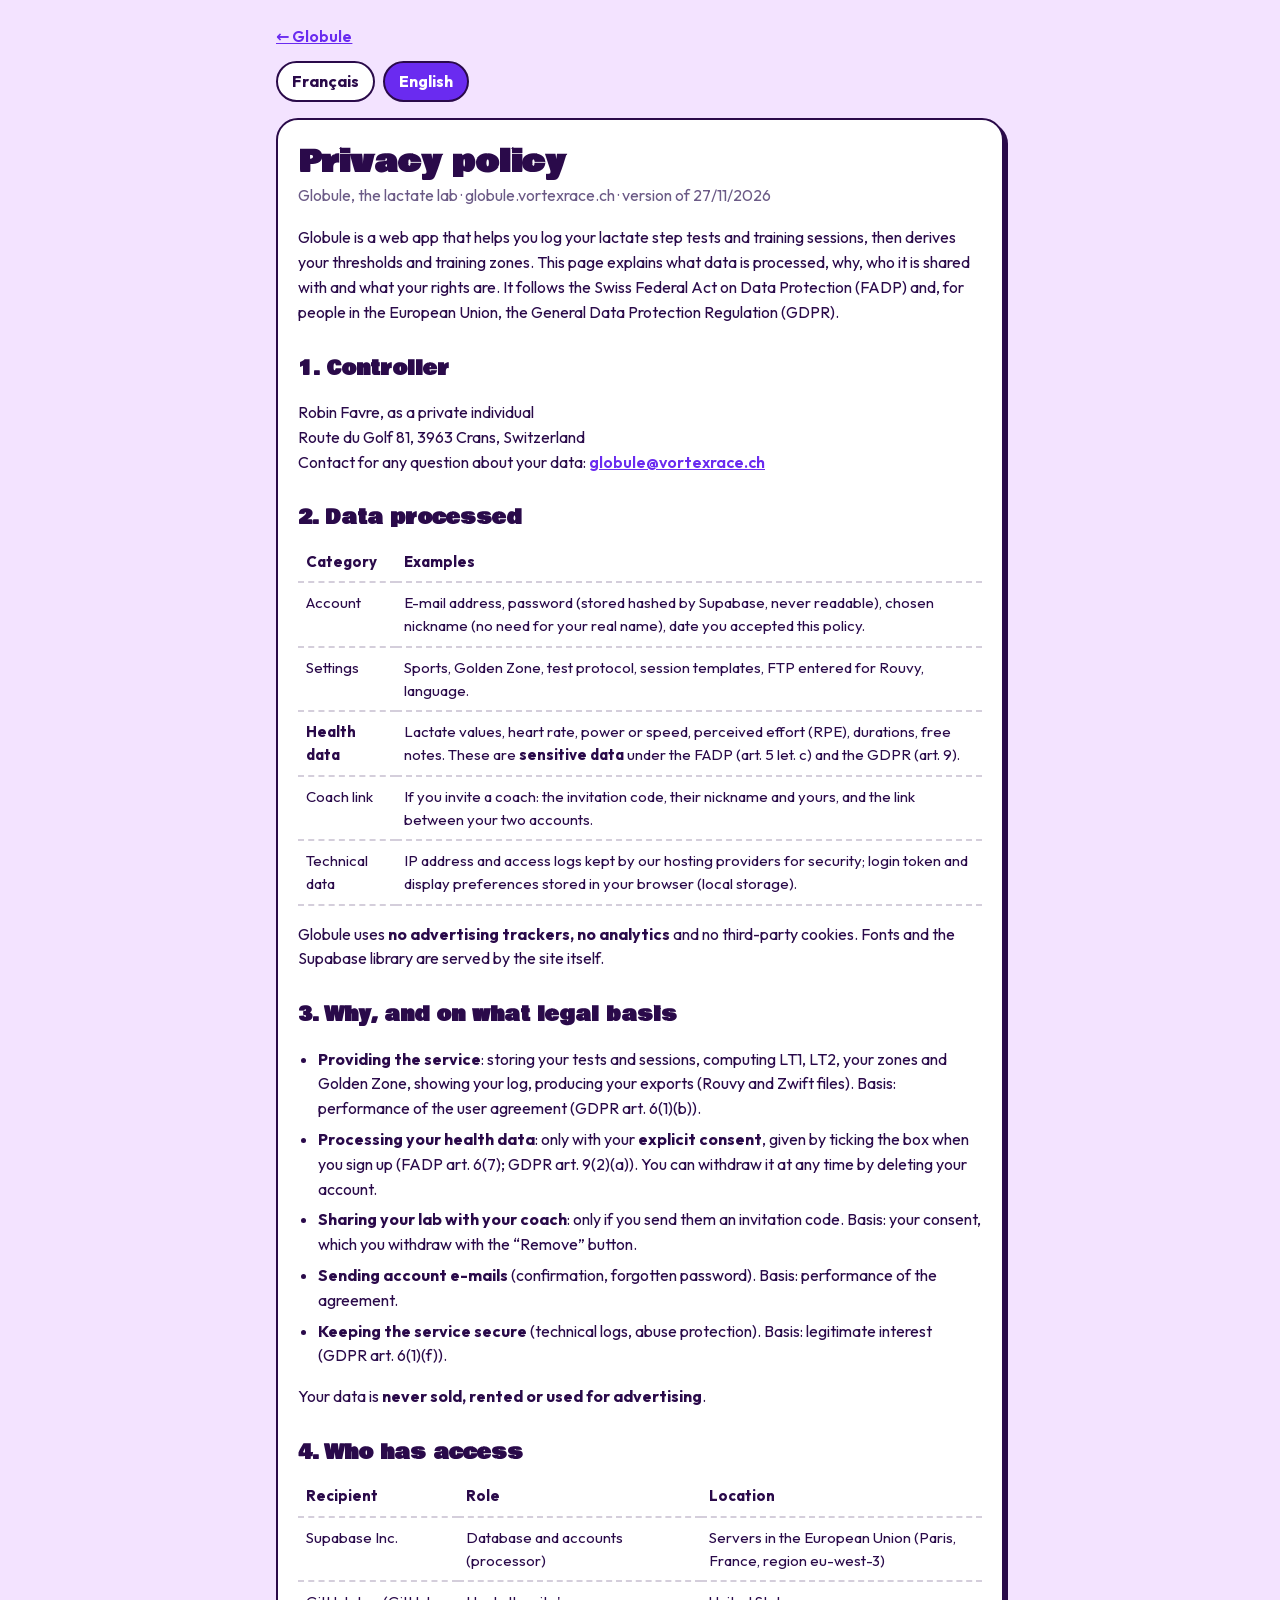
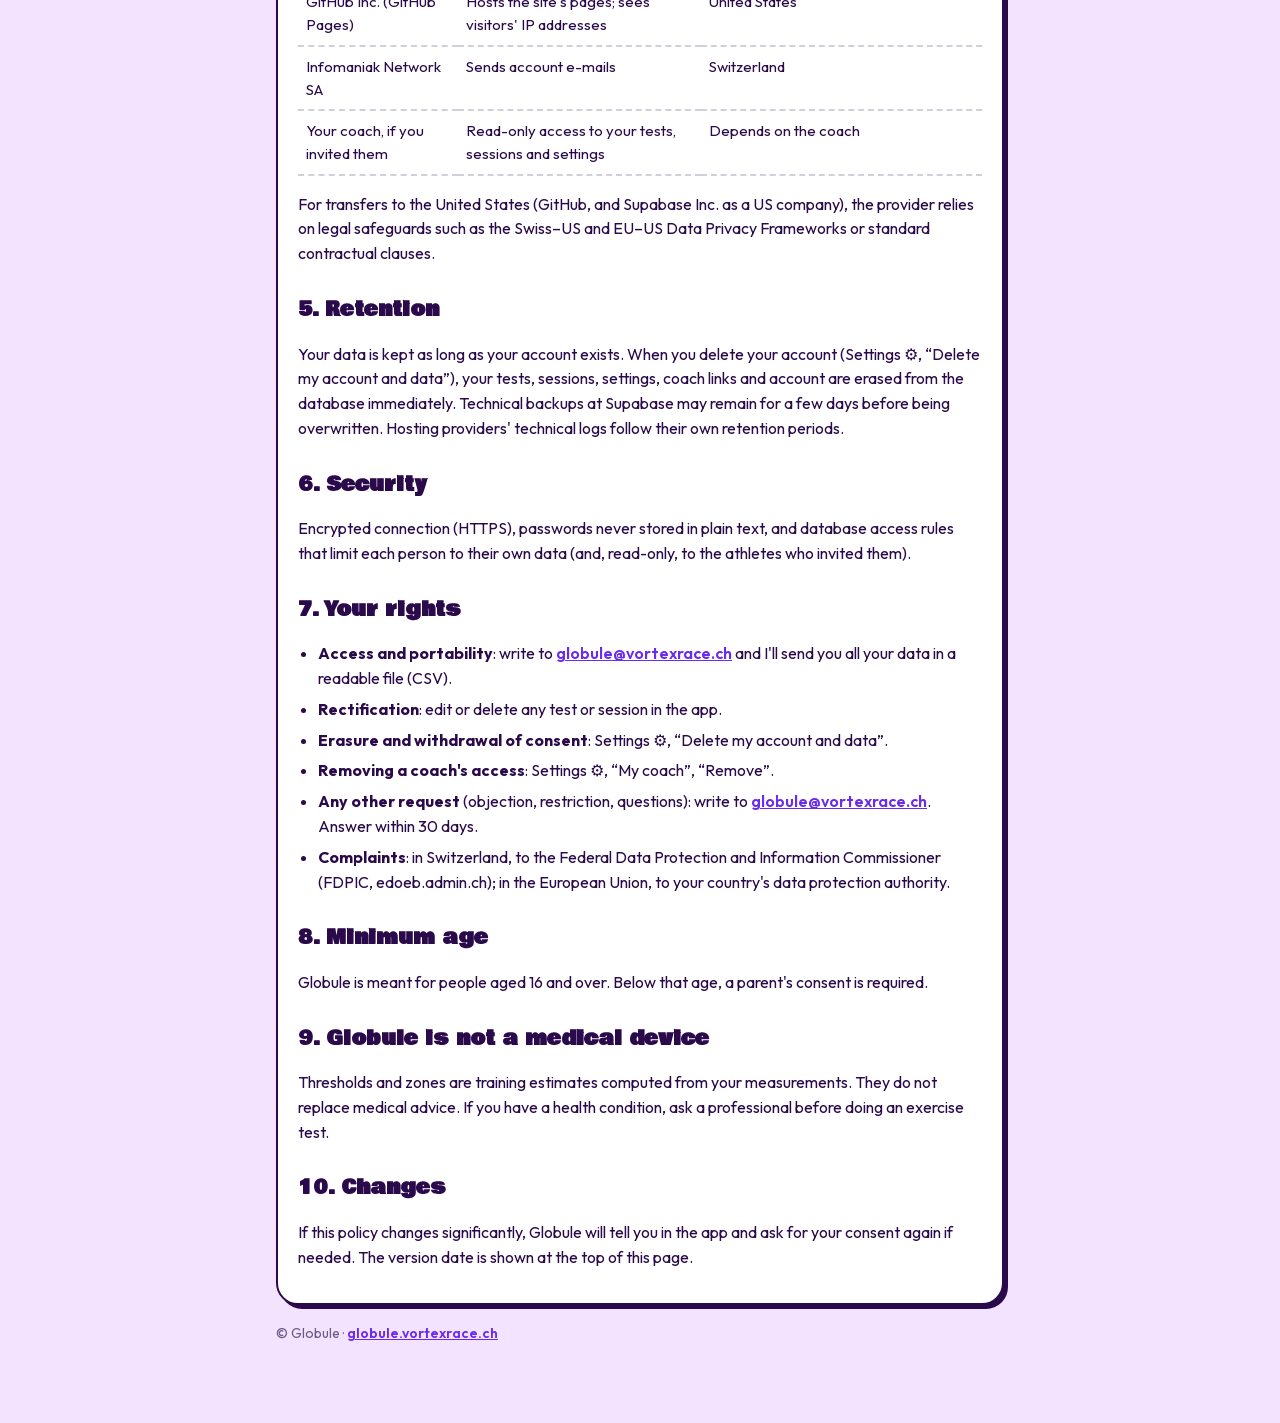
<file: privacy.html>
<!doctype html>
<html lang="fr">
<head>
<meta charset="utf-8">
<meta name="viewport" content="width=device-width, initial-scale=1">
<title>Globule, politique de confidentialité</title>
<link rel="icon" href="favicon.ico" sizes="48x48">
<link rel="stylesheet" href="fonts/fonts.css">
<style>
:root{ --bg:#F3E3FF; --surface:#FFFFFF; --line:#2A0A4A; --text:#2A0A4A; --muted:#6B5A86; --violet:#6A2BF0; --rose:#FF2D8E; --jaune:#FFE45C; }
*{ box-sizing:border-box; }
body{ margin:0; background:var(--bg); color:var(--text); font:16px/1.55 Outfit, system-ui, sans-serif; }
.wrap{ max-width:760px; margin:0 auto; padding:24px 16px 64px; }
h1{ font-family:'Bowlby One', system-ui, sans-serif; font-size:30px; line-height:1.1; margin:8px 0 4px; }
h2{ font-family:'Bowlby One', system-ui, sans-serif; font-size:19px; margin:30px 0 8px; }
.sub{ color:var(--muted); margin:0 0 18px; }
.card{ background:var(--surface); border:2.5px solid var(--line); border-radius:22px; padding:18px 20px; box-shadow:4px 4px 0 var(--line); }
.lang{ display:flex; gap:8px; margin:0 0 16px; }
.lang a{ border:2.5px solid var(--line); border-radius:999px; padding:6px 14px; font-weight:700; color:var(--text); text-decoration:none; background:var(--surface); }
.lang a.on{ background:var(--violet); color:#fff; }
table{ width:100%; border-collapse:collapse; font-size:15px; margin:8px 0; }
th, td{ text-align:left; vertical-align:top; padding:8px 8px; border-bottom:2px dashed rgba(42,10,74,.2); }
th{ font-weight:700; }
.todo{ background:var(--jaune); border:2px solid var(--line); border-radius:6px; padding:0 4px; font-weight:700; }
a{ color:var(--violet); font-weight:600; }
.back{ display:inline-block; margin:0 0 12px; }
section[lang]{ display:none; } section[lang].show{ display:block; }
ul{ padding-left:20px; } li{ margin-bottom:6px; }
.muted{ color:var(--muted); font-size:14px; }
@media (max-width:600px){
  .card{ padding:16px 14px; border-radius:18px; }
  h1{ font-size:26px; overflow-wrap:anywhere; }
  table, tbody, tr, td{ display:block; width:100%; }
  tr:first-child{ display:none; }
  tr{ padding:8px 0; border-bottom:2px dashed rgba(42,10,74,.2); }
  td{ border:0; padding:2px 0; overflow-wrap:anywhere; }
  td:first-child{ font-weight:700; }
}
a{ overflow-wrap:anywhere; }
</style>
</head>
<body>
<div class="wrap">
  <a class="back" href="./">← Globule</a>
  <nav class="lang" aria-label="Langue / Language"><a href="#fr" data-l="fr">Français</a><a href="#en" data-l="en">English</a></nav>

  <!-- ===================== FRANÇAIS ===================== -->
  <section lang="fr" id="fr" class="card">
    <h1>Politique de confidentialité</h1>
    <p class="sub">Globule, le labo lactate · globule.vortexrace.ch · version du 27/11/2026</p>

    <p>Globule est une application web qui t'aide à enregistrer tes tests de lactate par paliers et tes séances, puis à en tirer tes seuils et tes zones d'entraînement. Cette page explique quelles données sont traitées, pourquoi, avec qui elles sont partagées et quels sont tes droits. Elle suit la loi fédérale suisse sur la protection des données (nLPD) et, pour les personnes dans l'Union européenne, le règlement général sur la protection des données (RGPD).</p>

    <h2>1. Responsable du traitement</h2>
    <p>Robin Favre, à titre privé<br>Route du Golf 81, 3963 Crans, Suisse<br>Contact pour toute question sur tes données : <a href="mailto:globule@vortexrace.ch">globule@vortexrace.ch</a></p>

    <h2>2. Données traitées</h2>
    <table>
      <tr><th>Catégorie</th><th>Exemples</th></tr>
      <tr><td>Compte</td><td>Adresse e-mail, mot de passe (stocké chiffré par Supabase, jamais lisible), pseudo choisi (pas besoin de ton vrai nom), date de ton accord à cette politique.</td></tr>
      <tr><td>Réglages</td><td>Sports pratiqués, Golden Zone, protocole de test, modèles de séances, FTP saisie pour Rouvy, langue.</td></tr>
      <tr><td><b>Données de santé</b></td><td>Valeurs de lactate, fréquence cardiaque, puissance ou vitesse, effort perçu (RPE), durées, notes libres. Ce sont des <b>données sensibles</b> au sens de la nLPD (art. 5 let. c) et du RGPD (art. 9).</td></tr>
      <tr><td>Lien entraîneur</td><td>Si tu invites un entraîneur : le code d'invitation, son pseudo et le tien, et le lien entre vos deux comptes.</td></tr>
      <tr><td>Données techniques</td><td>Adresse IP et journaux de connexion conservés par nos hébergeurs pour la sécurité ; jeton de connexion et préférences d'affichage stockés dans ton navigateur (stockage local).</td></tr>
    </table>
    <p>Globule n'utilise <b>aucun traceur publicitaire, aucun outil de mesure d'audience</b> et aucun cookie tiers. Les polices et la bibliothèque Supabase sont servies par le site lui-même.</p>

    <h2>3. Pourquoi et sur quelle base</h2>
    <ul>
      <li><b>Fournir le service</b> : enregistrer tes tests et séances, calculer LT1, LT2, tes zones et ta Golden Zone, afficher ton journal, produire tes exports (fichiers Rouvy et Zwift). Base : exécution du contrat d'utilisation (RGPD art. 6 al. 1 let. b).</li>
      <li><b>Traiter tes données de santé</b> : uniquement avec ton <b>consentement explicite</b>, donné en cochant la case à l'inscription (nLPD art. 6 al. 7 ; RGPD art. 9 al. 2 let. a). Tu peux le retirer à tout moment en supprimant ton compte.</li>
      <li><b>Partager ton labo avec ton entraîneur</b> : seulement si tu lui envoies un code d'invitation. Base : ton consentement, que tu retires avec le bouton « Retirer ».</li>
      <li><b>Envoyer les e-mails de compte</b> (confirmation, mot de passe oublié). Base : exécution du contrat.</li>
      <li><b>Sécurité du service</b> (journaux techniques, protection contre les abus). Base : intérêt légitime (RGPD art. 6 al. 1 let. f).</li>
    </ul>
    <p>Tes données ne sont <b>ni vendues, ni louées, ni utilisées pour de la publicité</b>.</p>

    <h2>4. Qui y a accès</h2>
    <table>
      <tr><th>Destinataire</th><th>Rôle</th><th>Lieu</th></tr>
      <tr><td>Supabase Inc.</td><td>Base de données et comptes (sous-traitant)</td><td>Serveurs dans l'Union européenne (Paris, France, région eu-west-3)</td></tr>
      <tr><td>GitHub Inc. (GitHub Pages)</td><td>Hébergement des pages du site ; voit l'adresse IP des visiteurs</td><td>États-Unis</td></tr>
      <tr><td>Infomaniak Network SA</td><td>Envoi des e-mails de compte</td><td>Suisse</td></tr>
      <tr><td>Ton entraîneur, si tu l'as invité</td><td>Lecture seule de tes tests, séances et réglages</td><td>Selon l'entraîneur</td></tr>
    </table>
    <p>Pour les transferts vers les États-Unis (GitHub, et Supabase Inc. en tant que société américaine), le prestataire s'appuie sur les garanties prévues par la loi, comme le cadre de protection des données Suisse–États-Unis et UE–États-Unis ou des clauses contractuelles types.</p>

    <h2>5. Durée de conservation</h2>
    <p>Tes données sont gardées tant que ton compte existe. Quand tu supprimes ton compte (Réglages ⚙, « Supprimer mon compte et mes données »), tes tests, séances, réglages, liens entraîneur et ton compte sont effacés immédiatement de la base. Des copies de sauvegarde techniques chez Supabase peuvent subsister quelques jours avant d'être écrasées. Les journaux techniques des hébergeurs suivent leurs propres durées.</p>

    <h2>6. Sécurité</h2>
    <p>Connexion chiffrée (HTTPS), mot de passe jamais stocké en clair, et règles d'accès dans la base qui limitent chaque personne à ses propres données (et à celles des athlètes qui l'ont invitée, en lecture seule).</p>

    <h2>7. Tes droits</h2>
    <ul>
      <li><b>Accès et portabilité</b> : écris à <a href="mailto:globule@vortexrace.ch">globule@vortexrace.ch</a>, je t'envoie toutes tes données dans un fichier lisible (CSV).</li>
      <li><b>Rectification</b> : modifie ou supprime n'importe quel test ou séance dans l'app.</li>
      <li><b>Effacement et retrait du consentement</b> : Réglages ⚙, « Supprimer mon compte et mes données ».</li>
      <li><b>Retirer l'accès d'un entraîneur</b> : Réglages ⚙, « Mon entraîneur », « Retirer ».</li>
      <li><b>Toute autre demande</b> (opposition, limitation, question) : écris à <a href="mailto:globule@vortexrace.ch">globule@vortexrace.ch</a>. Réponse sous 30 jours.</li>
      <li><b>Réclamation</b> : en Suisse, auprès du Préposé fédéral à la protection des données et à la transparence (PFPDT, edoeb.admin.ch) ; dans l'Union européenne, auprès de l'autorité de protection des données de ton pays.</li>
    </ul>

    <h2>8. Âge minimum</h2>
    <p>Globule s'adresse aux personnes de 16 ans et plus. En dessous, l'accord d'un parent est nécessaire.</p>

    <h2>9. Globule n'est pas un dispositif médical</h2>
    <p>Les seuils et zones sont des estimations d'entraînement calculées à partir de tes mesures. Ils ne remplacent pas un avis médical. Si tu as un problème de santé, demande conseil à un professionnel avant de faire un test d'effort.</p>

    <h2>10. Modifications</h2>
    <p>Si cette politique change de façon importante, Globule te le signalera dans l'app et te redemandera ton accord si nécessaire. La date de version est indiquée en haut de cette page.</p>
  </section>

  <!-- ===================== ENGLISH ===================== -->
  <section lang="en" id="en" class="card">
    <h1>Privacy policy</h1>
    <p class="sub">Globule, the lactate lab · globule.vortexrace.ch · version of 27/11/2026</p>

    <p>Globule is a web app that helps you log your lactate step tests and training sessions, then derives your thresholds and training zones. This page explains what data is processed, why, who it is shared with and what your rights are. It follows the Swiss Federal Act on Data Protection (FADP) and, for people in the European Union, the General Data Protection Regulation (GDPR).</p>

    <h2>1. Controller</h2>
    <p>Robin Favre, as a private individual<br>Route du Golf 81, 3963 Crans, Switzerland<br>Contact for any question about your data: <a href="mailto:globule@vortexrace.ch">globule@vortexrace.ch</a></p>

    <h2>2. Data processed</h2>
    <table>
      <tr><th>Category</th><th>Examples</th></tr>
      <tr><td>Account</td><td>E-mail address, password (stored hashed by Supabase, never readable), chosen nickname (no need for your real name), date you accepted this policy.</td></tr>
      <tr><td>Settings</td><td>Sports, Golden Zone, test protocol, session templates, FTP entered for Rouvy, language.</td></tr>
      <tr><td><b>Health data</b></td><td>Lactate values, heart rate, power or speed, perceived effort (RPE), durations, free notes. These are <b>sensitive data</b> under the FADP (art. 5 let. c) and the GDPR (art. 9).</td></tr>
      <tr><td>Coach link</td><td>If you invite a coach: the invitation code, their nickname and yours, and the link between your two accounts.</td></tr>
      <tr><td>Technical data</td><td>IP address and access logs kept by our hosting providers for security; login token and display preferences stored in your browser (local storage).</td></tr>
    </table>
    <p>Globule uses <b>no advertising trackers, no analytics</b> and no third-party cookies. Fonts and the Supabase library are served by the site itself.</p>

    <h2>3. Why, and on what legal basis</h2>
    <ul>
      <li><b>Providing the service</b>: storing your tests and sessions, computing LT1, LT2, your zones and Golden Zone, showing your log, producing your exports (Rouvy and Zwift files). Basis: performance of the user agreement (GDPR art. 6(1)(b)).</li>
      <li><b>Processing your health data</b>: only with your <b>explicit consent</b>, given by ticking the box when you sign up (FADP art. 6(7); GDPR art. 9(2)(a)). You can withdraw it at any time by deleting your account.</li>
      <li><b>Sharing your lab with your coach</b>: only if you send them an invitation code. Basis: your consent, which you withdraw with the “Remove” button.</li>
      <li><b>Sending account e-mails</b> (confirmation, forgotten password). Basis: performance of the agreement.</li>
      <li><b>Keeping the service secure</b> (technical logs, abuse protection). Basis: legitimate interest (GDPR art. 6(1)(f)).</li>
    </ul>
    <p>Your data is <b>never sold, rented or used for advertising</b>.</p>

    <h2>4. Who has access</h2>
    <table>
      <tr><th>Recipient</th><th>Role</th><th>Location</th></tr>
      <tr><td>Supabase Inc.</td><td>Database and accounts (processor)</td><td>Servers in the European Union (Paris, France, region eu-west-3)</td></tr>
      <tr><td>GitHub Inc. (GitHub Pages)</td><td>Hosts the site's pages; sees visitors' IP addresses</td><td>United States</td></tr>
      <tr><td>Infomaniak Network SA</td><td>Sends account e-mails</td><td>Switzerland</td></tr>
      <tr><td>Your coach, if you invited them</td><td>Read-only access to your tests, sessions and settings</td><td>Depends on the coach</td></tr>
    </table>
    <p>For transfers to the United States (GitHub, and Supabase Inc. as a US company), the provider relies on legal safeguards such as the Swiss–US and EU–US Data Privacy Frameworks or standard contractual clauses.</p>

    <h2>5. Retention</h2>
    <p>Your data is kept as long as your account exists. When you delete your account (Settings ⚙, “Delete my account and data”), your tests, sessions, settings, coach links and account are erased from the database immediately. Technical backups at Supabase may remain for a few days before being overwritten. Hosting providers' technical logs follow their own retention periods.</p>

    <h2>6. Security</h2>
    <p>Encrypted connection (HTTPS), passwords never stored in plain text, and database access rules that limit each person to their own data (and, read-only, to the athletes who invited them).</p>

    <h2>7. Your rights</h2>
    <ul>
      <li><b>Access and portability</b>: write to <a href="mailto:globule@vortexrace.ch">globule@vortexrace.ch</a> and I'll send you all your data in a readable file (CSV).</li>
      <li><b>Rectification</b>: edit or delete any test or session in the app.</li>
      <li><b>Erasure and withdrawal of consent</b>: Settings ⚙, “Delete my account and data”.</li>
      <li><b>Removing a coach's access</b>: Settings ⚙, “My coach”, “Remove”.</li>
      <li><b>Any other request</b> (objection, restriction, questions): write to <a href="mailto:globule@vortexrace.ch">globule@vortexrace.ch</a>. Answer within 30 days.</li>
      <li><b>Complaints</b>: in Switzerland, to the Federal Data Protection and Information Commissioner (FDPIC, edoeb.admin.ch); in the European Union, to your country's data protection authority.</li>
    </ul>

    <h2>8. Minimum age</h2>
    <p>Globule is meant for people aged 16 and over. Below that age, a parent's consent is required.</p>

    <h2>9. Globule is not a medical device</h2>
    <p>Thresholds and zones are training estimates computed from your measurements. They do not replace medical advice. If you have a health condition, ask a professional before doing an exercise test.</p>

    <h2>10. Changes</h2>
    <p>If this policy changes significantly, Globule will tell you in the app and ask for your consent again if needed. The version date is shown at the top of this page.</p>
  </section>

  <p class="muted" style="margin-top:18px">© Globule · <a href="./">globule.vortexrace.ch</a></p>
</div>
<script>
// Langue : #en ou #fr dans l'adresse, sinon celle choisie dans l'app, sinon celle du navigateur
(function () {
  function pick() {
    var h = (location.hash || '').replace('#', '');
    var l = h === 'en' || h === 'fr' ? h : null;
    if (!l) { try { l = localStorage.getItem('globule:lang'); } catch (e) { l = null; } }
    if (l !== 'fr' && l !== 'en') l = /^fr/i.test(navigator.language || 'fr') ? 'fr' : 'en';
    document.documentElement.lang = l;
    document.querySelectorAll('section[lang]').forEach(function (s) { s.classList.toggle('show', s.getAttribute('lang') === l); });
    document.querySelectorAll('.lang a').forEach(function (a) { a.classList.toggle('on', a.dataset.l === l); });
    document.title = l === 'en' ? 'Globule, privacy policy' : 'Globule, politique de confidentialité';
  }
  window.addEventListener('hashchange', pick); pick();
})();
</script>
</body>
</html>
</file>
<file: fonts/fonts.css>
/* Polices de Globule (licence SIL Open Font License), servies par le site. */
@font-face {
  font-family: 'Bowlby One';
  font-style: normal;
  font-weight: 400;
  font-display: swap;
  src: url(bowlbyone-1.woff2) format('woff2');
  unicode-range: U+0000-00FF, U+0131, U+0152-0153, U+02BB-02BC, U+02C6, U+02DA, U+02DC, U+0304, U+0308, U+0329, U+2000-206F, U+20AC, U+2122, U+2191, U+2193, U+2212, U+2215, U+FEFF, U+FFFD;
}
@font-face {
  font-family: 'Caveat Brush';
  font-style: normal;
  font-weight: 400;
  font-display: swap;
  src: url(caveatbrush-1.woff2) format('woff2');
  unicode-range: U+0100-02BA, U+02BD-02C5, U+02C7-02CC, U+02CE-02D7, U+02DD-02FF, U+0304, U+0308, U+0329, U+1D00-1DBF, U+1E00-1E9F, U+1EF2-1EFF, U+2020, U+20A0-20AB, U+20AD-20C4, U+2113, U+2C60-2C7F, U+A720-A7FF;
}
@font-face {
  font-family: 'Caveat Brush';
  font-style: normal;
  font-weight: 400;
  font-display: swap;
  src: url(caveatbrush-2.woff2) format('woff2');
  unicode-range: U+0000-00FF, U+0131, U+0152-0153, U+02BB-02BC, U+02C6, U+02DA, U+02DC, U+0304, U+0308, U+0329, U+2000-206F, U+20AC, U+2122, U+2191, U+2193, U+2212, U+2215, U+FEFF, U+FFFD;
}
@font-face {
  font-family: 'Outfit';
  font-style: normal;
  font-weight: 400;
  font-display: swap;
  src: url(outfit-1.woff2) format('woff2');
  unicode-range: U+0100-02BA, U+02BD-02C5, U+02C7-02CC, U+02CE-02D7, U+02DD-02FF, U+0304, U+0308, U+0329, U+1D00-1DBF, U+1E00-1E9F, U+1EF2-1EFF, U+2020, U+20A0-20AB, U+20AD-20C4, U+2113, U+2C60-2C7F, U+A720-A7FF;
}
@font-face {
  font-family: 'Outfit';
  font-style: normal;
  font-weight: 400;
  font-display: swap;
  src: url(outfit-2.woff2) format('woff2');
  unicode-range: U+0000-00FF, U+0131, U+0152-0153, U+02BB-02BC, U+02C6, U+02DA, U+02DC, U+0304, U+0308, U+0329, U+2000-206F, U+20AC, U+2122, U+2191, U+2193, U+2212, U+2215, U+FEFF, U+FFFD;
}
@font-face {
  font-family: 'Outfit';
  font-style: normal;
  font-weight: 500;
  font-display: swap;
  src: url(outfit-1.woff2) format('woff2');
  unicode-range: U+0100-02BA, U+02BD-02C5, U+02C7-02CC, U+02CE-02D7, U+02DD-02FF, U+0304, U+0308, U+0329, U+1D00-1DBF, U+1E00-1E9F, U+1EF2-1EFF, U+2020, U+20A0-20AB, U+20AD-20C4, U+2113, U+2C60-2C7F, U+A720-A7FF;
}
@font-face {
  font-family: 'Outfit';
  font-style: normal;
  font-weight: 500;
  font-display: swap;
  src: url(outfit-2.woff2) format('woff2');
  unicode-range: U+0000-00FF, U+0131, U+0152-0153, U+02BB-02BC, U+02C6, U+02DA, U+02DC, U+0304, U+0308, U+0329, U+2000-206F, U+20AC, U+2122, U+2191, U+2193, U+2212, U+2215, U+FEFF, U+FFFD;
}
@font-face {
  font-family: 'Outfit';
  font-style: normal;
  font-weight: 600;
  font-display: swap;
  src: url(outfit-1.woff2) format('woff2');
  unicode-range: U+0100-02BA, U+02BD-02C5, U+02C7-02CC, U+02CE-02D7, U+02DD-02FF, U+0304, U+0308, U+0329, U+1D00-1DBF, U+1E00-1E9F, U+1EF2-1EFF, U+2020, U+20A0-20AB, U+20AD-20C4, U+2113, U+2C60-2C7F, U+A720-A7FF;
}
@font-face {
  font-family: 'Outfit';
  font-style: normal;
  font-weight: 600;
  font-display: swap;
  src: url(outfit-2.woff2) format('woff2');
  unicode-range: U+0000-00FF, U+0131, U+0152-0153, U+02BB-02BC, U+02C6, U+02DA, U+02DC, U+0304, U+0308, U+0329, U+2000-206F, U+20AC, U+2122, U+2191, U+2193, U+2212, U+2215, U+FEFF, U+FFFD;
}
@font-face {
  font-family: 'Outfit';
  font-style: normal;
  font-weight: 700;
  font-display: swap;
  src: url(outfit-1.woff2) format('woff2');
  unicode-range: U+0100-02BA, U+02BD-02C5, U+02C7-02CC, U+02CE-02D7, U+02DD-02FF, U+0304, U+0308, U+0329, U+1D00-1DBF, U+1E00-1E9F, U+1EF2-1EFF, U+2020, U+20A0-20AB, U+20AD-20C4, U+2113, U+2C60-2C7F, U+A720-A7FF;
}
@font-face {
  font-family: 'Outfit';
  font-style: normal;
  font-weight: 700;
  font-display: swap;
  src: url(outfit-2.woff2) format('woff2');
  unicode-range: U+0000-00FF, U+0131, U+0152-0153, U+02BB-02BC, U+02C6, U+02DA, U+02DC, U+0304, U+0308, U+0329, U+2000-206F, U+20AC, U+2122, U+2191, U+2193, U+2212, U+2215, U+FEFF, U+FFFD;
}
</file>
